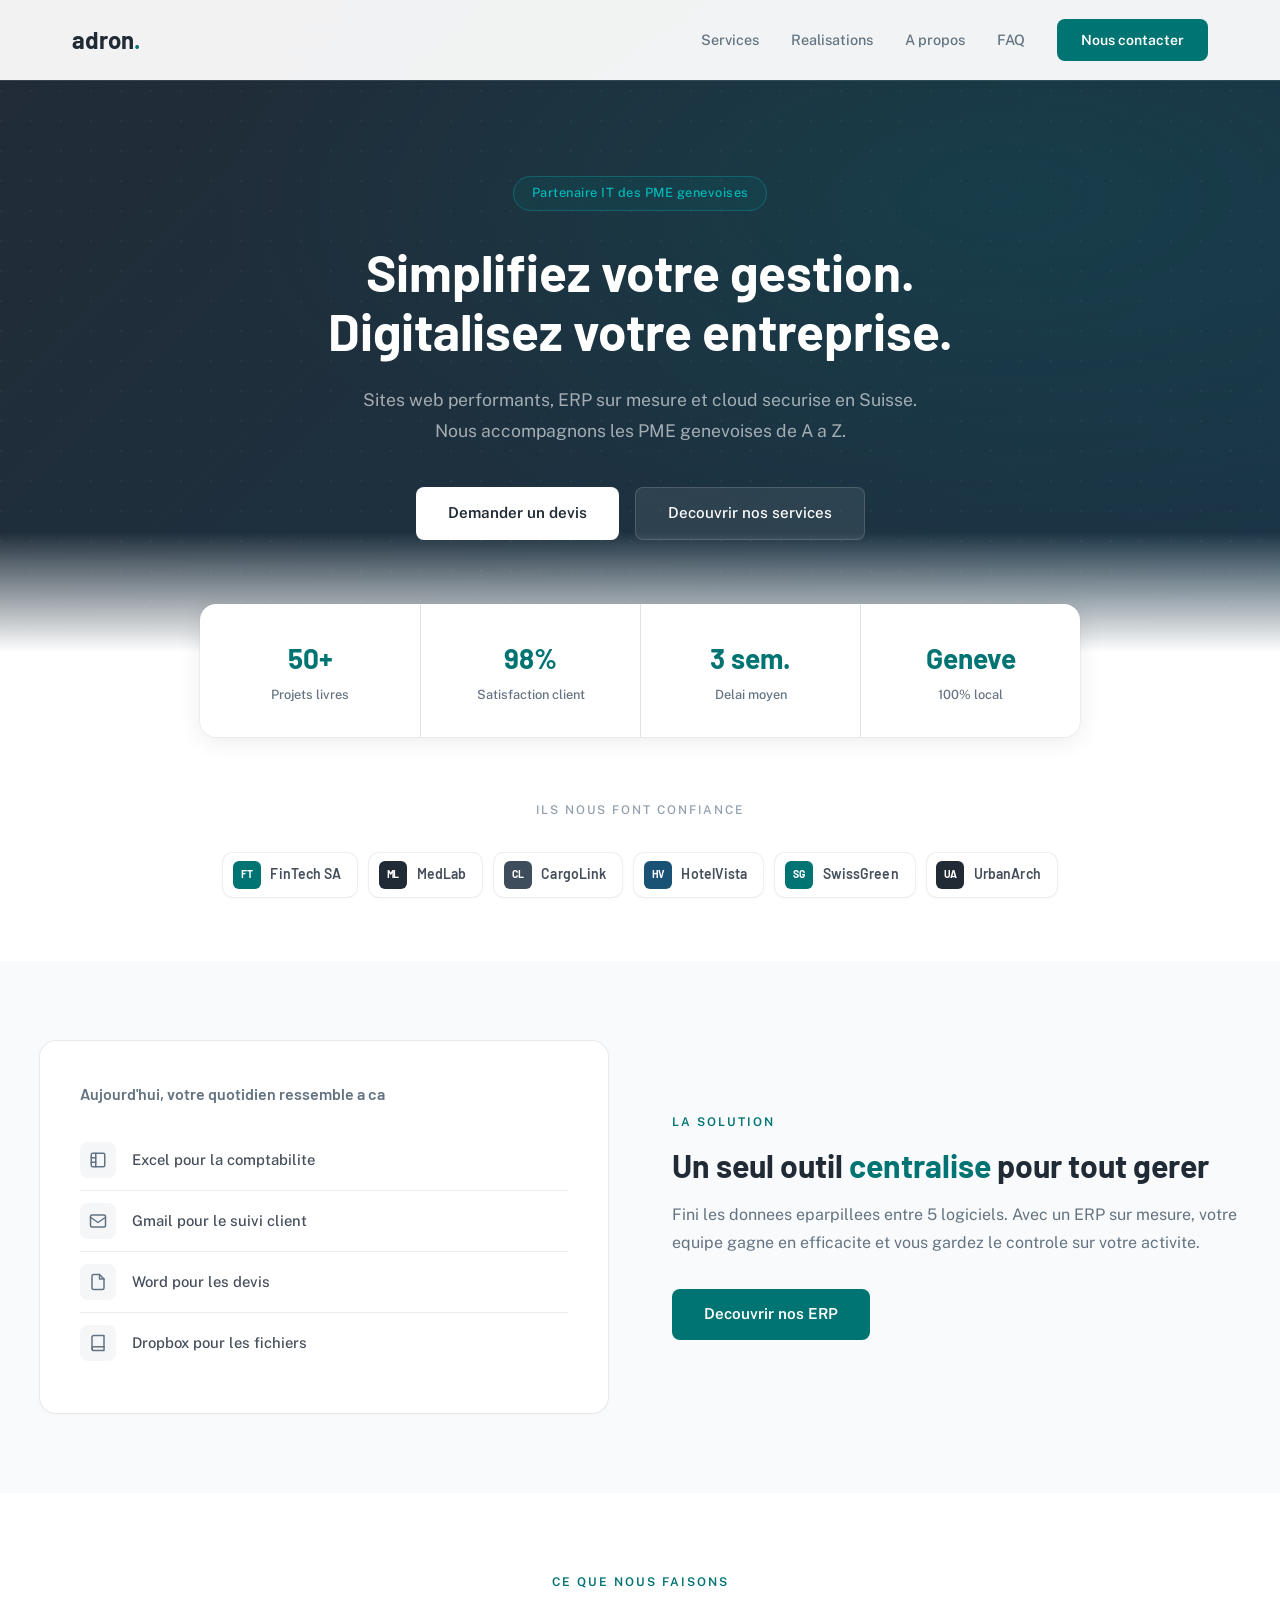
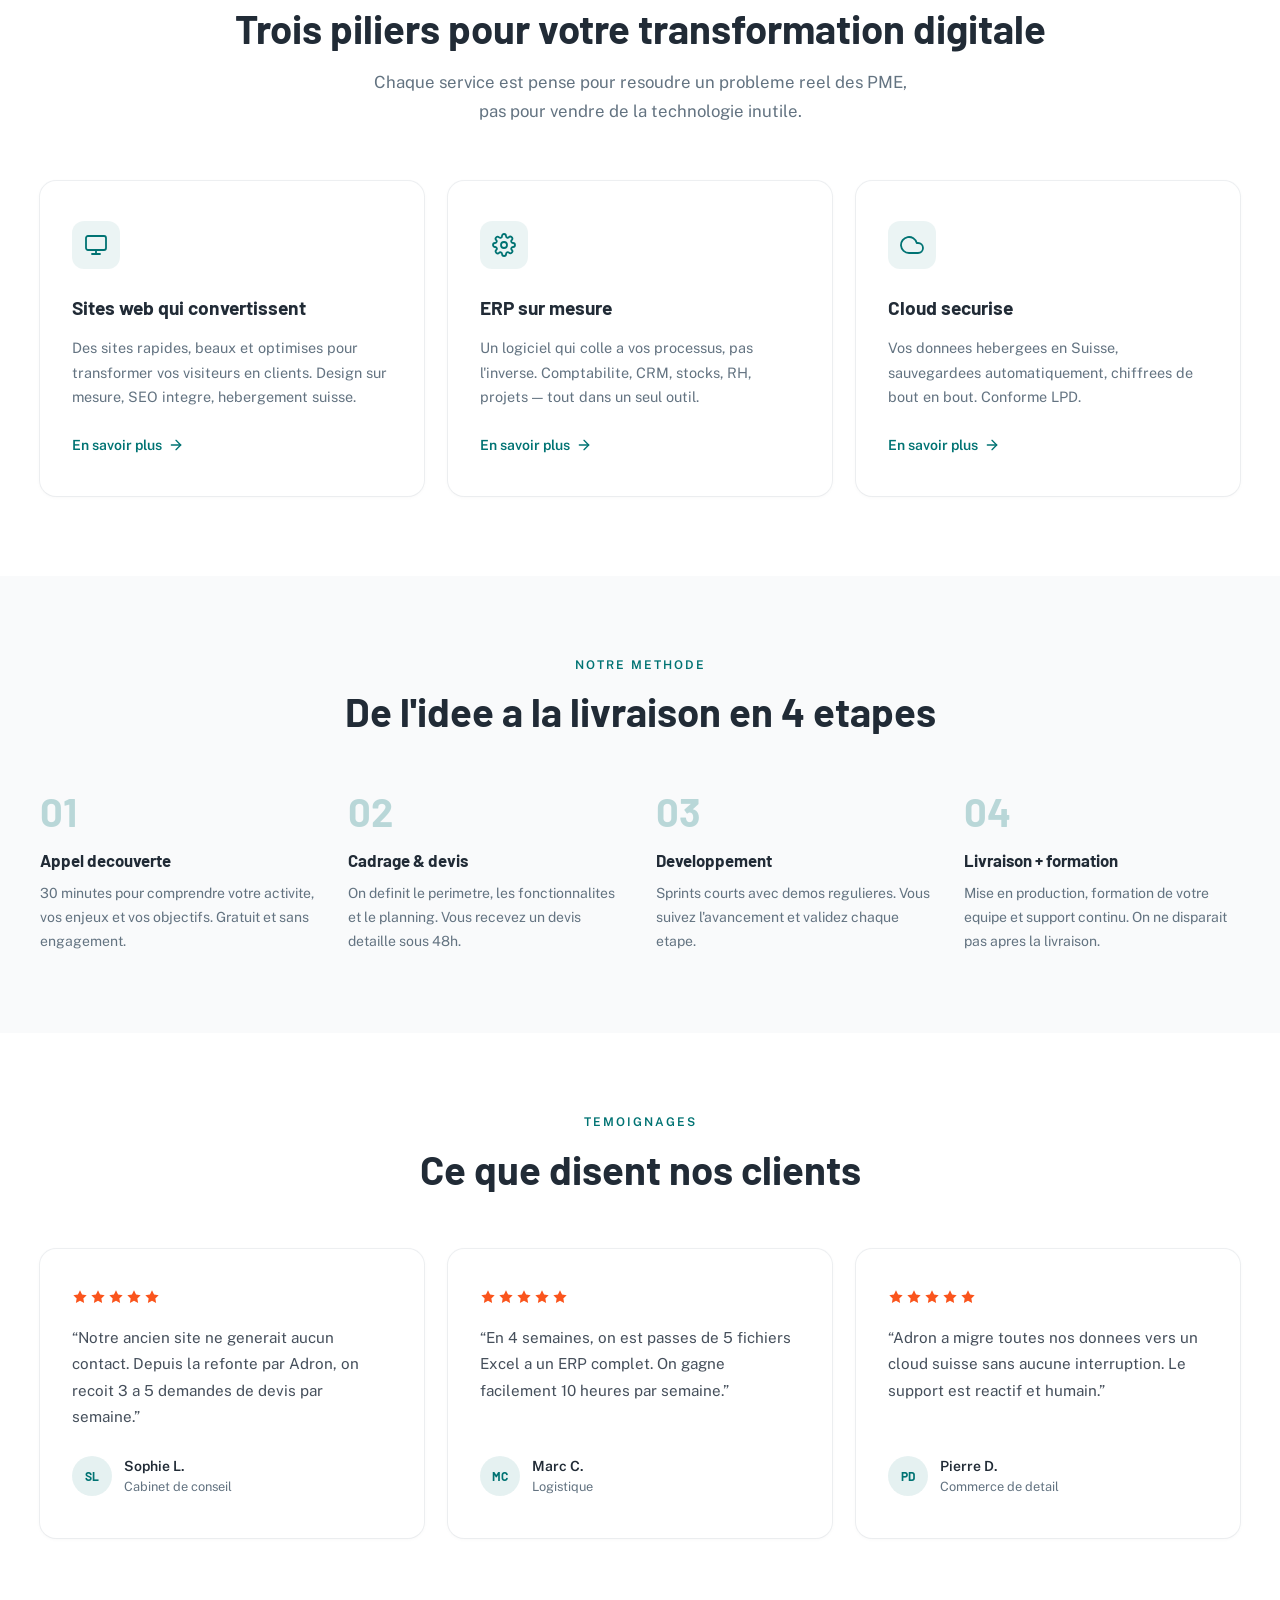
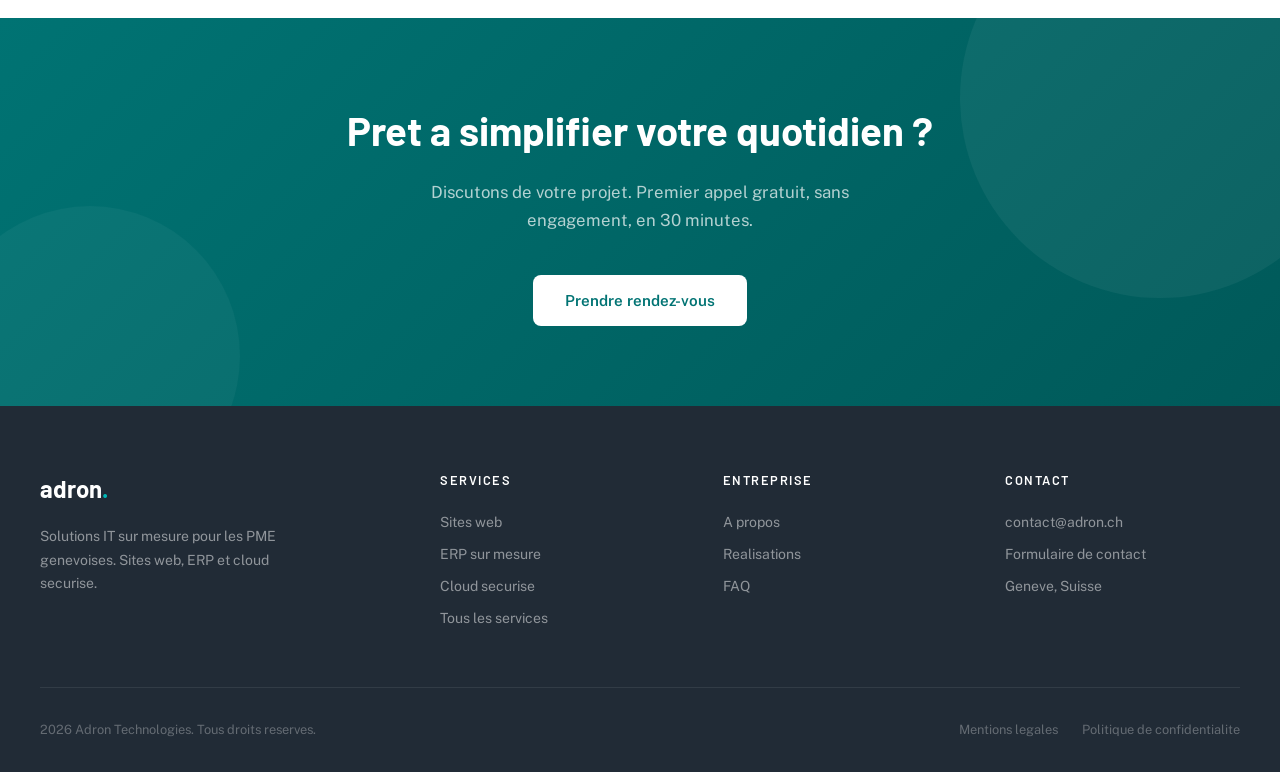
<file: index.html>
<!DOCTYPE html>
<html lang="fr">
<head>
  <meta charset="UTF-8">
  <meta name="viewport" content="width=device-width, initial-scale=1.0">
  <title>Adron Technologies — Digitalisation PME Genevoises</title>
  <meta name="description" content="Sites web performants, ERP sur mesure et cloud securise en Suisse. Nous accompagnons les PME genevoises de A a Z.">
  <link href="https://fonts.googleapis.com/css2?family=Barlow:wght@400;500;600;700&family=Public+Sans:wght@300;400;500;600;700&display=swap" rel="stylesheet">
  <link rel="stylesheet" href="assets/css/variables.css">
  <link rel="stylesheet" href="assets/css/style.css">
  <link rel="stylesheet" href="assets/css/animations.css">
  <style>
    /* index-specific */
    .hero-inner { max-width: 780px; }
    .hero h1 { font-size: clamp(2rem, 5vw, 3.2rem); }

    .stats { padding: 0 2rem; position: relative; z-index: 2; margin-top: -3rem; margin-bottom: 1rem; }
    .stats-grid { max-width: 880px; margin: 0 auto; display: grid; grid-template-columns: repeat(4, 1fr); background: var(--white); border-radius: var(--radius-lg); box-shadow: 0 4px 24px rgba(0,0,0,0.08), 0 0 0 1px rgba(145,158,171,0.1); }
    .stat-item { padding: 2rem 1.5rem; text-align: center; }
    .stat-item + .stat-item { border-left: 1px solid var(--gray-200); }
    .stat-number { font-family: var(--font-display); font-weight: 700; font-size: 1.75rem; color: var(--teal); margin-bottom: 0.25rem; }
    .stat-label { font-size: 0.8rem; color: var(--dark-3); font-weight: 500; }

    .trust { padding: 3rem 2rem 4rem; }
    .trust-inner { max-width: 960px; margin: 0 auto; text-align: center; }
    .trust-label { font-size: 0.75rem; text-transform: uppercase; letter-spacing: 2px; color: var(--gray-400); margin-bottom: 2rem; font-weight: 500; }

    .pain { display: grid; grid-template-columns: 1fr 1fr; gap: 4rem; align-items: center; }
    .pain-before { background: var(--white); border-radius: var(--radius-lg); padding: 2.5rem; box-shadow: var(--card-shadow); }
    .pain-before-title { font-family: var(--font-display); font-weight: 600; font-size: 1rem; color: var(--dark-3); margin-bottom: 1.5rem; }
    .pain-item { display: flex; align-items: center; gap: 1rem; padding: 0.75rem 0; }
    .pain-item + .pain-item { border-top: 1px solid var(--border); }
    .pain-icon { width: 36px; height: 36px; border-radius: 8px; background: var(--gray-100); display: flex; align-items: center; justify-content: center; flex-shrink: 0; }
    .pain-icon svg { width: 18px; height: 18px; stroke: var(--dark-3); fill: none; stroke-width: 2; stroke-linecap: round; stroke-linejoin: round; }
    .pain-item-text { font-size: 0.925rem; color: var(--dark-2); font-weight: 500; }
    .pain-after h3 { font-family: var(--font-display); font-weight: 700; font-size: clamp(1.5rem, 3vw, 2rem); margin-bottom: 1rem; line-height: 1.25; }
    .pain-after h3 em { color: var(--teal); font-style: normal; }
    .pain-after p { color: var(--dark-3); line-height: 1.75; margin-bottom: 2rem; }

    .services-grid { display: grid; grid-template-columns: repeat(3, 1fr); gap: 1.5rem; }
    .service-card { border-radius: var(--radius-lg); padding: 2.5rem 2rem; transition: var(--transition); display: flex; flex-direction: column; background: var(--white); box-shadow: var(--card-shadow); }
    .service-card:hover { box-shadow: var(--card-shadow-hover); transform: translateY(-2px); }
    .service-icon { width: 48px; height: 48px; border-radius: 12px; background: rgba(0,115,115,0.08); display: flex; align-items: center; justify-content: center; margin-bottom: 1.5rem; }
    .service-icon svg { width: 24px; height: 24px; stroke: var(--teal); fill: none; stroke-width: 1.8; stroke-linecap: round; stroke-linejoin: round; }
    .service-card h3 { font-family: var(--font-display); font-weight: 700; font-size: 1.2rem; margin-bottom: 0.75rem; }
    .service-card p { font-size: 0.9rem; color: var(--dark-3); line-height: 1.7; margin-bottom: 1.5rem; flex: 1; }
    .service-link { font-size: 0.875rem; font-weight: 600; color: var(--teal); display: inline-flex; align-items: center; gap: 0.4rem; transition: var(--transition); }
    .service-link:hover { gap: 0.7rem; }
    .arrow-icon { width: 16px; height: 16px; stroke: currentColor; fill: none; stroke-width: 2; stroke-linecap: round; stroke-linejoin: round; }

    .testimonials-grid { display: grid; grid-template-columns: repeat(3, 1fr); gap: 1.5rem; }
    .testimonial-card { border-radius: var(--radius-lg); padding: 2.5rem 2rem; transition: var(--transition); display: flex; flex-direction: column; background: var(--white); box-shadow: var(--card-shadow); }
    .testimonial-card:hover { box-shadow: var(--card-shadow-hover); transform: translateY(-2px); }
    .testimonial-stars { display: flex; gap: 2px; margin-bottom: 1.25rem; }
    .testimonial-text { font-size: 0.95rem; color: var(--dark-2); line-height: 1.75; flex: 1; margin-bottom: 1.5rem; }
    .testimonial-text::before { content: '\201C'; }
    .testimonial-text::after { content: '\201D'; }
    .testimonial-author { display: flex; align-items: center; gap: 0.75rem; }
    .testimonial-avatar { width: 40px; height: 40px; border-radius: 50%; background: rgba(0,115,115,0.1); display: flex; align-items: center; justify-content: center; font-family: var(--font-display); font-weight: 700; font-size: 0.75rem; color: var(--teal); flex-shrink: 0; }
    .testimonial-name { font-weight: 600; font-size: 0.875rem; }
    .testimonial-role { font-size: 0.8rem; color: var(--dark-3); }

    @media (max-width: 968px) {
      .services-grid, .testimonials-grid { grid-template-columns: 1fr; max-width: 480px; margin-left: auto; margin-right: auto; }
      .pain { grid-template-columns: 1fr; gap: 2.5rem; }
      .stats-grid { grid-template-columns: repeat(2, 1fr); }
      .stat-item:nth-child(odd) { border-left: none; }
      .stat-item:nth-child(3), .stat-item:nth-child(4) { border-top: 1px solid var(--gray-200); }
    }
    @media (max-width: 600px) {
      .stats-grid { grid-template-columns: repeat(2, 1fr); }
    }
  </style>
</head>
<body>

  <!-- NAV -->
  <nav class="nav">
    <div class="nav-inner">
      <a href="index.html" class="nav-logo">adron<span>.</span></a>
      <div class="nav-links">
        <a href="services.html">Services</a>
        <a href="realisations.html">Realisations</a>
        <a href="apropos.html">A propos</a>
        <a href="faq.html">FAQ</a>
        <a href="contact.html" class="nav-cta">Nous contacter</a>
      </div>
      <button class="nav-mobile-toggle" aria-label="Menu" aria-expanded="false">
        <span></span><span></span><span></span>
      </button>
    </div>
  </nav>
  <div class="nav-mobile-menu">
    <a href="services.html">Services</a>
    <a href="realisations.html">Realisations</a>
    <a href="apropos.html">A propos</a>
    <a href="faq.html">FAQ</a>
    <a href="contact.html" class="nav-cta">Nous contacter</a>
  </div>

  <!-- HERO -->
  <section class="hero">
    <div class="hero-decoration" aria-hidden="true"></div>
    <div class="hero-inner">
      <div class="hero-badge">Partenaire IT des PME genevoises</div>
      <h1>Simplifiez votre gestion.<br>Digitalisez votre entreprise.</h1>
      <p>Sites web performants, ERP sur mesure et cloud securise en Suisse. Nous accompagnons les PME genevoises de A a Z.</p>
      <div class="hero-actions">
        <a href="contact.html" class="btn-hero-primary">Demander un devis</a>
        <a href="services.html" class="btn-ghost">Decouvrir nos services</a>
      </div>
    </div>
  </section>

  <!-- STATS -->
  <section class="stats">
    <div class="stats-grid" data-anim>
      <div class="stat-item">
        <div class="stat-number">50+</div>
        <div class="stat-label">Projets livres</div>
      </div>
      <div class="stat-item">
        <div class="stat-number">98%</div>
        <div class="stat-label">Satisfaction client</div>
      </div>
      <div class="stat-item">
        <div class="stat-number">3 sem.</div>
        <div class="stat-label">Delai moyen</div>
      </div>
      <div class="stat-item">
        <div class="stat-number">Geneve</div>
        <div class="stat-label">100% local</div>
      </div>
    </div>
  </section>

  <!-- TRUST BAR -->
  <section class="trust">
    <div class="trust-inner">
      <div class="trust-label" data-anim>Ils nous font confiance</div>
      <div class="trust-logos" data-anim data-anim-delay="1">
        <div class="trust-logo"><div class="trust-logo-icon tl-teal">FT</div><span>FinTech SA</span></div>
        <div class="trust-logo"><div class="trust-logo-icon tl-dark">ML</div><span>MedLab</span></div>
        <div class="trust-logo"><div class="trust-logo-icon tl-slate">CL</div><span>CargoLink</span></div>
        <div class="trust-logo"><div class="trust-logo-icon tl-ocean">HV</div><span>HotelVista</span></div>
        <div class="trust-logo"><div class="trust-logo-icon tl-teal">SG</div><span>SwissGreen</span></div>
        <div class="trust-logo"><div class="trust-logo-icon tl-dark">UA</div><span>UrbanArch</span></div>
      </div>
    </div>
  </section>

  <!-- PAIN POINTS -->
  <section class="section section-gray">
    <div class="section-inner">
      <div class="pain">
        <div class="pain-before" data-anim>
          <div class="pain-before-title">Aujourd'hui, votre quotidien ressemble a ca</div>
          <div class="pain-item">
            <div class="pain-icon"><svg viewBox="0 0 24 24"><rect x="3" y="3" width="18" height="18" rx="2"/><path d="M9 3v18"/><path d="M3 9h6"/><path d="M3 15h6"/></svg></div>
            <div class="pain-item-text">Excel pour la comptabilite</div>
          </div>
          <div class="pain-item">
            <div class="pain-icon"><svg viewBox="0 0 24 24"><rect x="2" y="4" width="20" height="16" rx="2"/><path d="M22 7l-10 7L2 7"/></svg></div>
            <div class="pain-item-text">Gmail pour le suivi client</div>
          </div>
          <div class="pain-item">
            <div class="pain-icon"><svg viewBox="0 0 24 24"><path d="M14 2H6a2 2 0 00-2 2v16a2 2 0 002 2h12a2 2 0 002-2V8z"/><polyline points="14 2 14 8 20 8"/></svg></div>
            <div class="pain-item-text">Word pour les devis</div>
          </div>
          <div class="pain-item">
            <div class="pain-icon"><svg viewBox="0 0 24 24"><path d="M4 19.5A2.5 2.5 0 016.5 17H20"/><path d="M6.5 2H20v20H6.5A2.5 2.5 0 014 19.5v-15A2.5 2.5 0 016.5 2z"/></svg></div>
            <div class="pain-item-text">Dropbox pour les fichiers</div>
          </div>
        </div>
        <div class="pain-after" data-anim data-anim-delay="2">
          <div class="section-label">La solution</div>
          <h3>Un seul outil <em>centralise</em> pour tout gerer</h3>
          <p>Fini les donnees eparpillees entre 5 logiciels. Avec un ERP sur mesure, votre equipe gagne en efficacite et vous gardez le controle sur votre activite.</p>
          <a href="erp.html" class="btn-teal">Decouvrir nos ERP</a>
        </div>
      </div>
    </div>
  </section>

  <!-- SERVICES -->
  <section class="section">
    <div class="section-inner">
      <div class="section-header section-header-center" data-anim>
        <div class="section-label">Ce que nous faisons</div>
        <h2 class="section-title">Trois piliers pour votre transformation digitale</h2>
        <p class="section-subtitle">Chaque service est pense pour resoudre un probleme reel des PME, pas pour vendre de la technologie inutile.</p>
      </div>
      <div class="services-grid">
        <div class="service-card" data-anim data-anim-delay="1">
          <div class="service-icon">
            <svg viewBox="0 0 24 24"><rect x="2" y="3" width="20" height="14" rx="2"/><line x1="8" y1="21" x2="16" y2="21"/><line x1="12" y1="17" x2="12" y2="21"/></svg>
          </div>
          <h3>Sites web qui convertissent</h3>
          <p>Des sites rapides, beaux et optimises pour transformer vos visiteurs en clients. Design sur mesure, SEO integre, hebergement suisse.</p>
          <a href="web.html" class="service-link">En savoir plus <svg class="arrow-icon" viewBox="0 0 24 24"><line x1="5" y1="12" x2="19" y2="12"/><polyline points="12 5 19 12 12 19"/></svg></a>
        </div>
        <div class="service-card" data-anim data-anim-delay="2">
          <div class="service-icon">
            <svg viewBox="0 0 24 24"><circle cx="12" cy="12" r="3"/><path d="M19.4 15a1.65 1.65 0 00.33 1.82l.06.06a2 2 0 01-2.83 2.83l-.06-.06a1.65 1.65 0 00-1.82-.33 1.65 1.65 0 00-1 1.51V21a2 2 0 01-4 0v-.09A1.65 1.65 0 009 19.4a1.65 1.65 0 00-1.82.33l-.06.06a2 2 0 01-2.83-2.83l.06-.06A1.65 1.65 0 004.68 15a1.65 1.65 0 00-1.51-1H3a2 2 0 010-4h.09A1.65 1.65 0 004.6 9a1.65 1.65 0 00-.33-1.82l-.06-.06a2 2 0 012.83-2.83l.06.06A1.65 1.65 0 009 4.68a1.65 1.65 0 001-1.51V3a2 2 0 014 0v.09a1.65 1.65 0 001 1.51 1.65 1.65 0 001.82-.33l.06-.06a2 2 0 012.83 2.83l-.06.06A1.65 1.65 0 0019.4 9a1.65 1.65 0 001.51 1H21a2 2 0 010 4h-.09a1.65 1.65 0 00-1.51 1z"/></svg>
          </div>
          <h3>ERP sur mesure</h3>
          <p>Un logiciel qui colle a vos processus, pas l'inverse. Comptabilite, CRM, stocks, RH, projets — tout dans un seul outil.</p>
          <a href="erp.html" class="service-link">En savoir plus <svg class="arrow-icon" viewBox="0 0 24 24"><line x1="5" y1="12" x2="19" y2="12"/><polyline points="12 5 19 12 12 19"/></svg></a>
        </div>
        <div class="service-card" data-anim data-anim-delay="3">
          <div class="service-icon">
            <svg viewBox="0 0 24 24"><path d="M18 10h-1.26A8 8 0 109 20h9a5 5 0 000-10z"/></svg>
          </div>
          <h3>Cloud securise</h3>
          <p>Vos donnees hebergees en Suisse, sauvegardees automatiquement, chiffrees de bout en bout. Conforme LPD.</p>
          <a href="cloud.html" class="service-link">En savoir plus <svg class="arrow-icon" viewBox="0 0 24 24"><line x1="5" y1="12" x2="19" y2="12"/><polyline points="12 5 19 12 12 19"/></svg></a>
        </div>
      </div>
    </div>
  </section>

  <!-- PROCESS -->
  <section class="section section-gray">
    <div class="section-inner">
      <div class="section-header section-header-center" data-anim>
        <div class="section-label">Notre methode</div>
        <h2 class="section-title">De l'idee a la livraison en 4 etapes</h2>
      </div>
      <div class="process-grid">
        <div class="process-step" data-anim data-anim-delay="1">
          <h4>Appel decouverte</h4>
          <p>30 minutes pour comprendre votre activite, vos enjeux et vos objectifs. Gratuit et sans engagement.</p>
        </div>
        <div class="process-step" data-anim data-anim-delay="2">
          <h4>Cadrage & devis</h4>
          <p>On definit le perimetre, les fonctionnalites et le planning. Vous recevez un devis detaille sous 48h.</p>
        </div>
        <div class="process-step" data-anim data-anim-delay="3">
          <h4>Developpement</h4>
          <p>Sprints courts avec demos regulieres. Vous suivez l'avancement et validez chaque etape.</p>
        </div>
        <div class="process-step" data-anim data-anim-delay="4">
          <h4>Livraison + formation</h4>
          <p>Mise en production, formation de votre equipe et support continu. On ne disparait pas apres la livraison.</p>
        </div>
      </div>
    </div>
  </section>

  <!-- TESTIMONIALS -->
  <section class="section">
    <div class="section-inner">
      <div class="section-header section-header-center" data-anim>
        <div class="section-label">Temoignages</div>
        <h2 class="section-title">Ce que disent nos clients</h2>
      </div>
      <div class="testimonials-grid">
        <div class="testimonial-card" data-anim data-anim-delay="1">
          <div class="testimonial-stars">
            <svg class="star-svg" viewBox="0 0 24 24"><polygon points="12 2 15.09 8.26 22 9.27 17 14.14 18.18 21.02 12 17.77 5.82 21.02 7 14.14 2 9.27 8.91 8.26 12 2"/></svg>
            <svg class="star-svg" viewBox="0 0 24 24"><polygon points="12 2 15.09 8.26 22 9.27 17 14.14 18.18 21.02 12 17.77 5.82 21.02 7 14.14 2 9.27 8.91 8.26 12 2"/></svg>
            <svg class="star-svg" viewBox="0 0 24 24"><polygon points="12 2 15.09 8.26 22 9.27 17 14.14 18.18 21.02 12 17.77 5.82 21.02 7 14.14 2 9.27 8.91 8.26 12 2"/></svg>
            <svg class="star-svg" viewBox="0 0 24 24"><polygon points="12 2 15.09 8.26 22 9.27 17 14.14 18.18 21.02 12 17.77 5.82 21.02 7 14.14 2 9.27 8.91 8.26 12 2"/></svg>
            <svg class="star-svg" viewBox="0 0 24 24"><polygon points="12 2 15.09 8.26 22 9.27 17 14.14 18.18 21.02 12 17.77 5.82 21.02 7 14.14 2 9.27 8.91 8.26 12 2"/></svg>
          </div>
          <p class="testimonial-text">Notre ancien site ne generait aucun contact. Depuis la refonte par Adron, on recoit 3 a 5 demandes de devis par semaine.</p>
          <div class="testimonial-author">
            <div class="testimonial-avatar">SL</div>
            <div>
              <div class="testimonial-name">Sophie L.</div>
              <div class="testimonial-role">Cabinet de conseil</div>
            </div>
          </div>
        </div>
        <div class="testimonial-card" data-anim data-anim-delay="2">
          <div class="testimonial-stars">
            <svg class="star-svg" viewBox="0 0 24 24"><polygon points="12 2 15.09 8.26 22 9.27 17 14.14 18.18 21.02 12 17.77 5.82 21.02 7 14.14 2 9.27 8.91 8.26 12 2"/></svg>
            <svg class="star-svg" viewBox="0 0 24 24"><polygon points="12 2 15.09 8.26 22 9.27 17 14.14 18.18 21.02 12 17.77 5.82 21.02 7 14.14 2 9.27 8.91 8.26 12 2"/></svg>
            <svg class="star-svg" viewBox="0 0 24 24"><polygon points="12 2 15.09 8.26 22 9.27 17 14.14 18.18 21.02 12 17.77 5.82 21.02 7 14.14 2 9.27 8.91 8.26 12 2"/></svg>
            <svg class="star-svg" viewBox="0 0 24 24"><polygon points="12 2 15.09 8.26 22 9.27 17 14.14 18.18 21.02 12 17.77 5.82 21.02 7 14.14 2 9.27 8.91 8.26 12 2"/></svg>
            <svg class="star-svg" viewBox="0 0 24 24"><polygon points="12 2 15.09 8.26 22 9.27 17 14.14 18.18 21.02 12 17.77 5.82 21.02 7 14.14 2 9.27 8.91 8.26 12 2"/></svg>
          </div>
          <p class="testimonial-text">En 4 semaines, on est passes de 5 fichiers Excel a un ERP complet. On gagne facilement 10 heures par semaine.</p>
          <div class="testimonial-author">
            <div class="testimonial-avatar">MC</div>
            <div>
              <div class="testimonial-name">Marc C.</div>
              <div class="testimonial-role">Logistique</div>
            </div>
          </div>
        </div>
        <div class="testimonial-card" data-anim data-anim-delay="3">
          <div class="testimonial-stars">
            <svg class="star-svg" viewBox="0 0 24 24"><polygon points="12 2 15.09 8.26 22 9.27 17 14.14 18.18 21.02 12 17.77 5.82 21.02 7 14.14 2 9.27 8.91 8.26 12 2"/></svg>
            <svg class="star-svg" viewBox="0 0 24 24"><polygon points="12 2 15.09 8.26 22 9.27 17 14.14 18.18 21.02 12 17.77 5.82 21.02 7 14.14 2 9.27 8.91 8.26 12 2"/></svg>
            <svg class="star-svg" viewBox="0 0 24 24"><polygon points="12 2 15.09 8.26 22 9.27 17 14.14 18.18 21.02 12 17.77 5.82 21.02 7 14.14 2 9.27 8.91 8.26 12 2"/></svg>
            <svg class="star-svg" viewBox="0 0 24 24"><polygon points="12 2 15.09 8.26 22 9.27 17 14.14 18.18 21.02 12 17.77 5.82 21.02 7 14.14 2 9.27 8.91 8.26 12 2"/></svg>
            <svg class="star-svg" viewBox="0 0 24 24"><polygon points="12 2 15.09 8.26 22 9.27 17 14.14 18.18 21.02 12 17.77 5.82 21.02 7 14.14 2 9.27 8.91 8.26 12 2"/></svg>
          </div>
          <p class="testimonial-text">Adron a migre toutes nos donnees vers un cloud suisse sans aucune interruption. Le support est reactif et humain.</p>
          <div class="testimonial-author">
            <div class="testimonial-avatar">PD</div>
            <div>
              <div class="testimonial-name">Pierre D.</div>
              <div class="testimonial-role">Commerce de detail</div>
            </div>
          </div>
        </div>
      </div>
    </div>
  </section>

  <!-- CTA -->
  <section class="cta-section">
    <div class="cta-inner" data-anim>
      <h2>Pret a simplifier votre quotidien ?</h2>
      <p>Discutons de votre projet. Premier appel gratuit, sans engagement, en 30 minutes.</p>
      <a href="contact.html" class="btn-white">Prendre rendez-vous</a>
    </div>
  </section>

  <!-- FOOTER -->
  <footer class="footer">
    <div class="footer-inner">
      <div class="footer-grid">
        <div>
          <div class="footer-brand">adron<span>.</span></div>
          <p class="footer-desc">Solutions IT sur mesure pour les PME genevoises. Sites web, ERP et cloud securise.</p>
        </div>
        <div class="footer-col">
          <h4>Services</h4>
          <a href="web.html">Sites web</a>
          <a href="erp.html">ERP sur mesure</a>
          <a href="cloud.html">Cloud securise</a>
          <a href="services.html">Tous les services</a>
        </div>
        <div class="footer-col">
          <h4>Entreprise</h4>
          <a href="apropos.html">A propos</a>
          <a href="realisations.html">Realisations</a>
          <a href="faq.html">FAQ</a>
        </div>
        <div class="footer-col">
          <h4>Contact</h4>
          <a href="mailto:contact@adron.ch">contact@adron.ch</a>
          <a href="contact.html">Formulaire de contact</a>
          <a>Geneve, Suisse</a>
        </div>
      </div>
      <div class="footer-bottom">
        <div class="footer-copy">2026 Adron Technologies. Tous droits reserves.</div>
        <div class="footer-legal">
          <a href="#">Mentions legales</a>
          <a href="#">Politique de confidentialite</a>
        </div>
      </div>
    </div>
  </footer>

  <script src="assets/js/animations.js" defer></script>
</body>
</html>
</file>
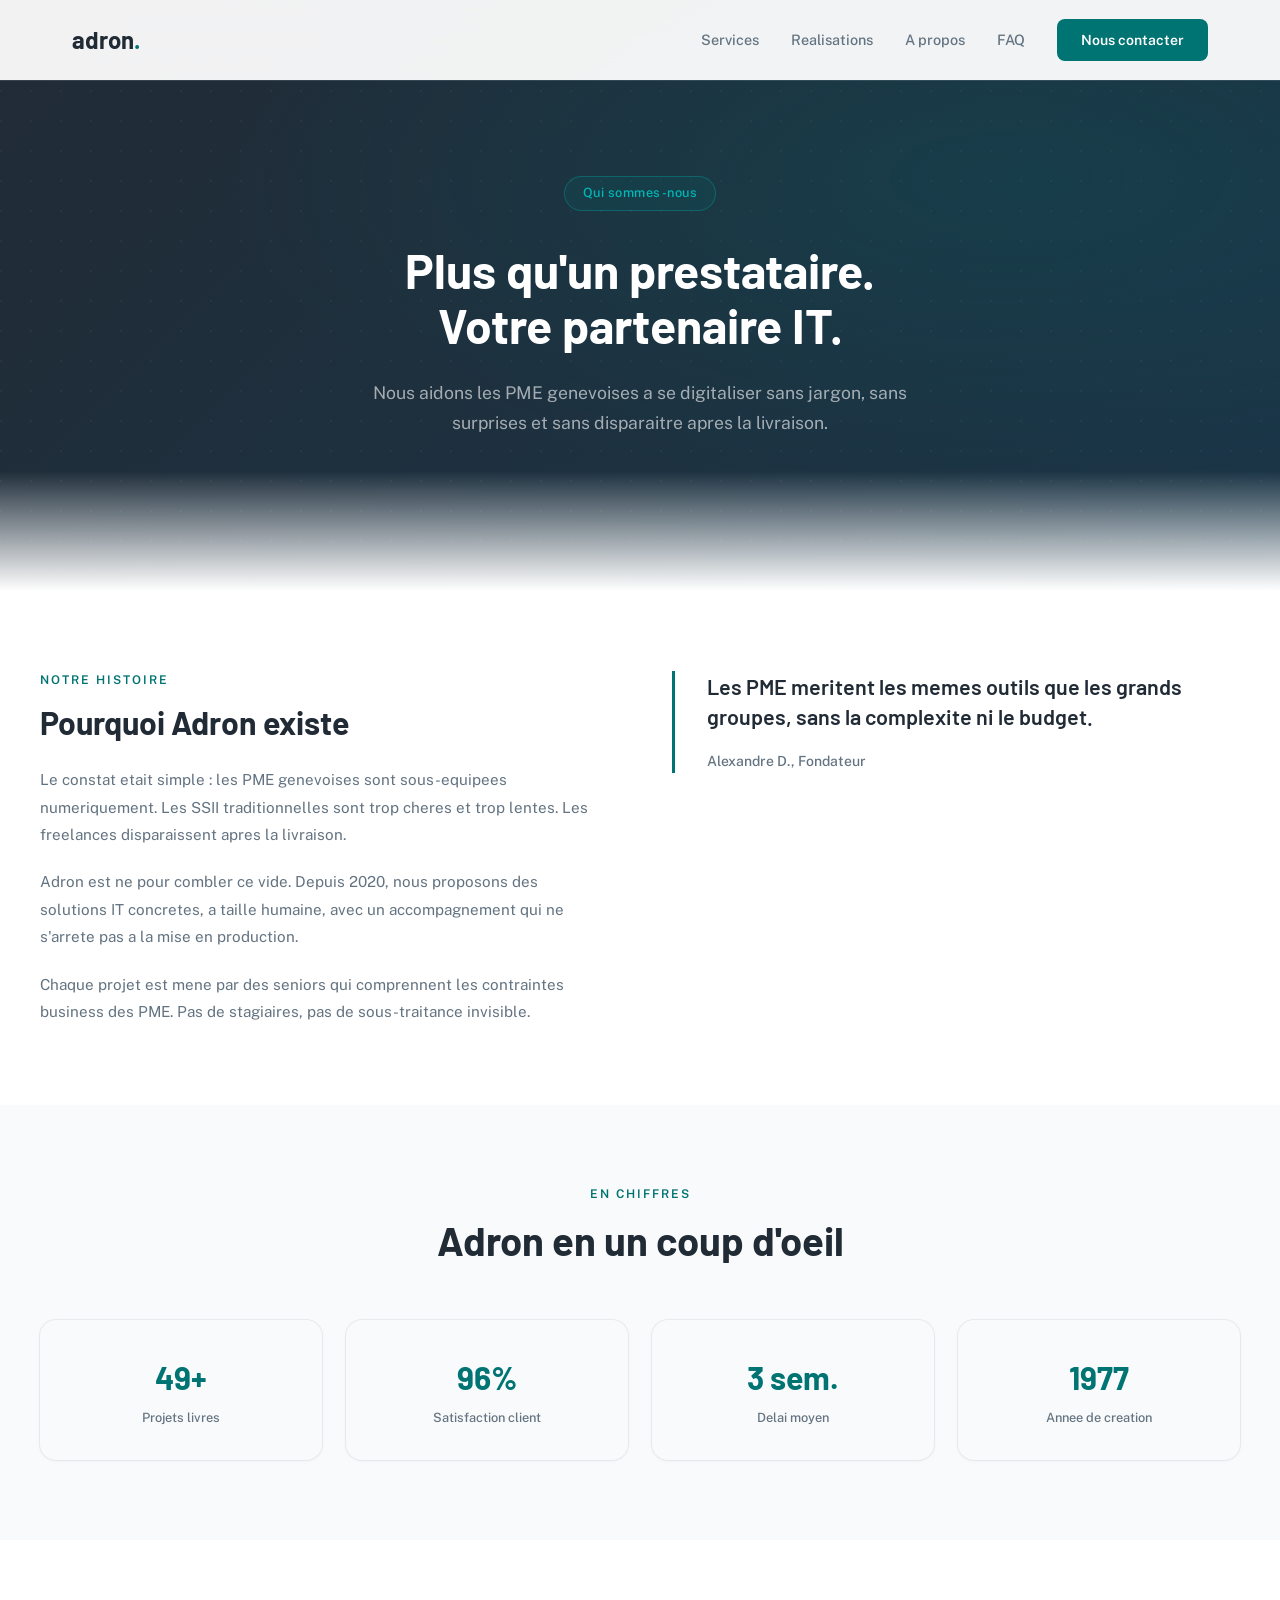
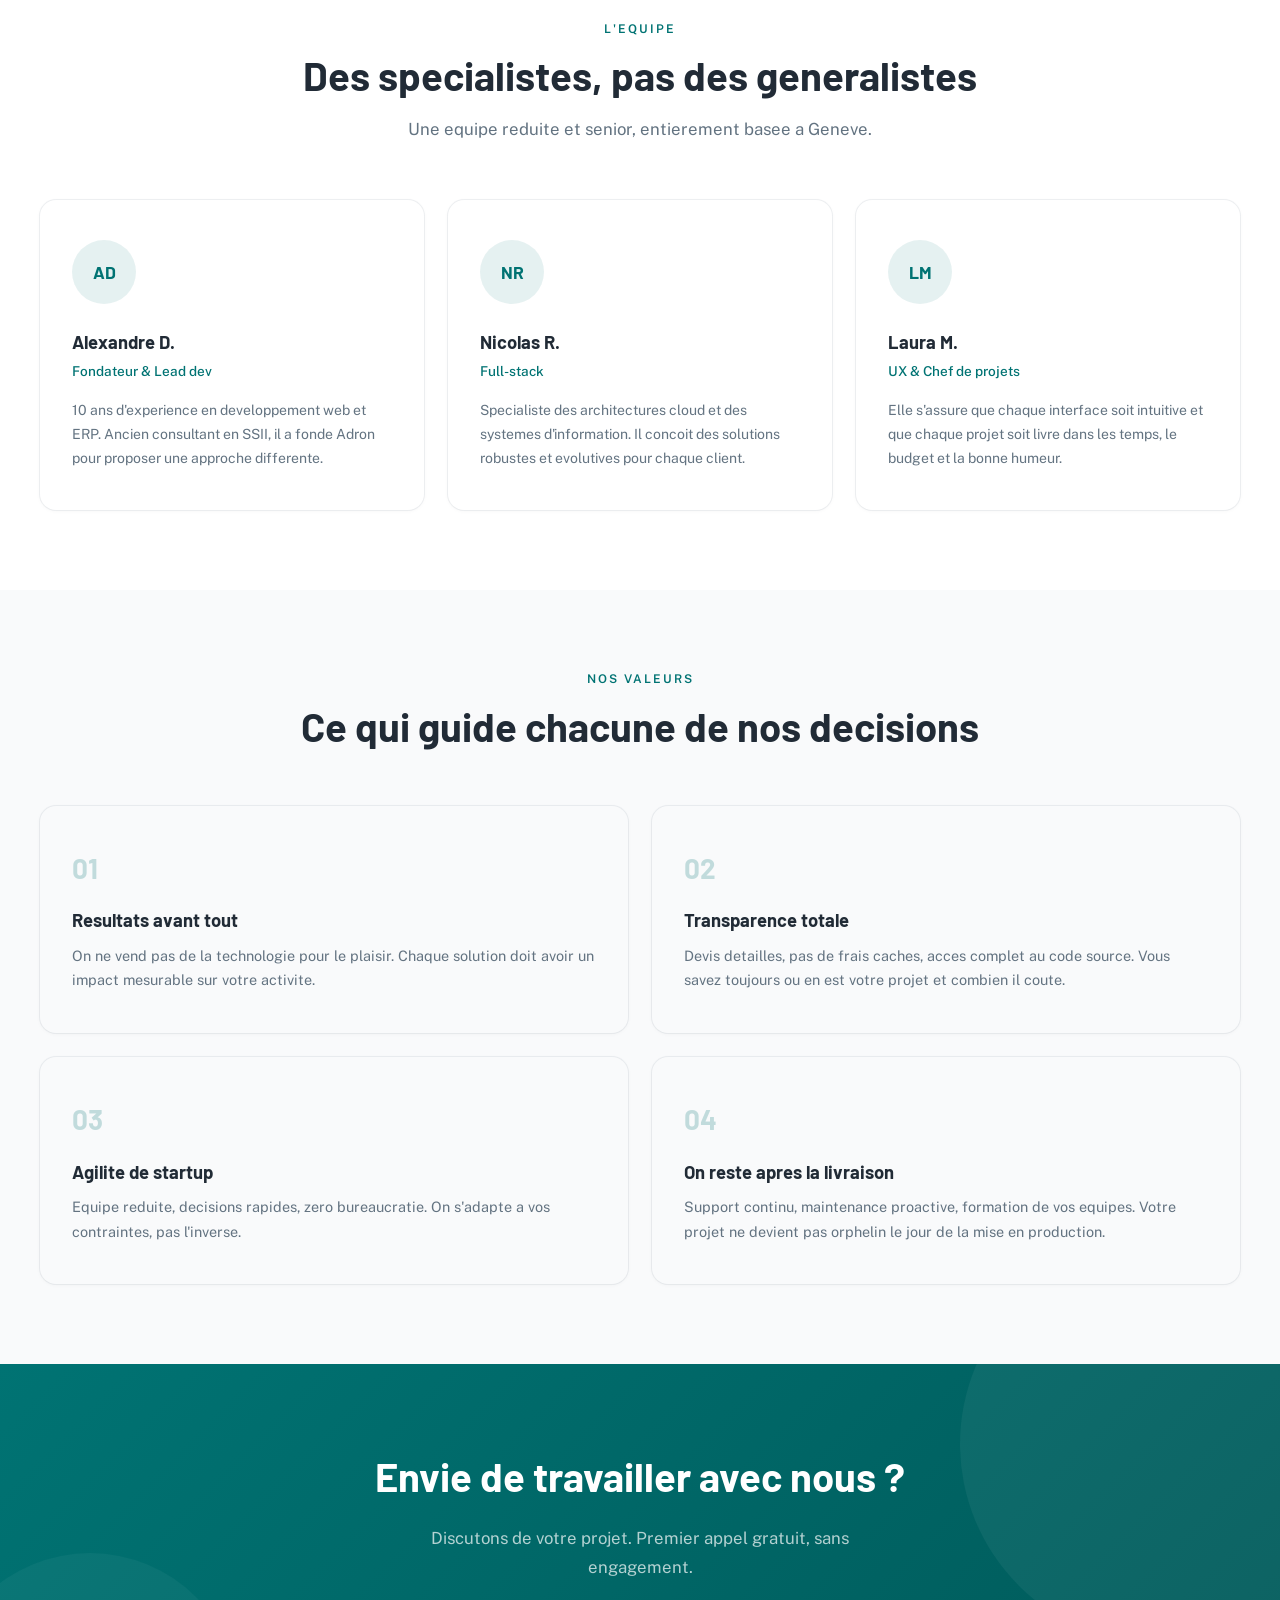
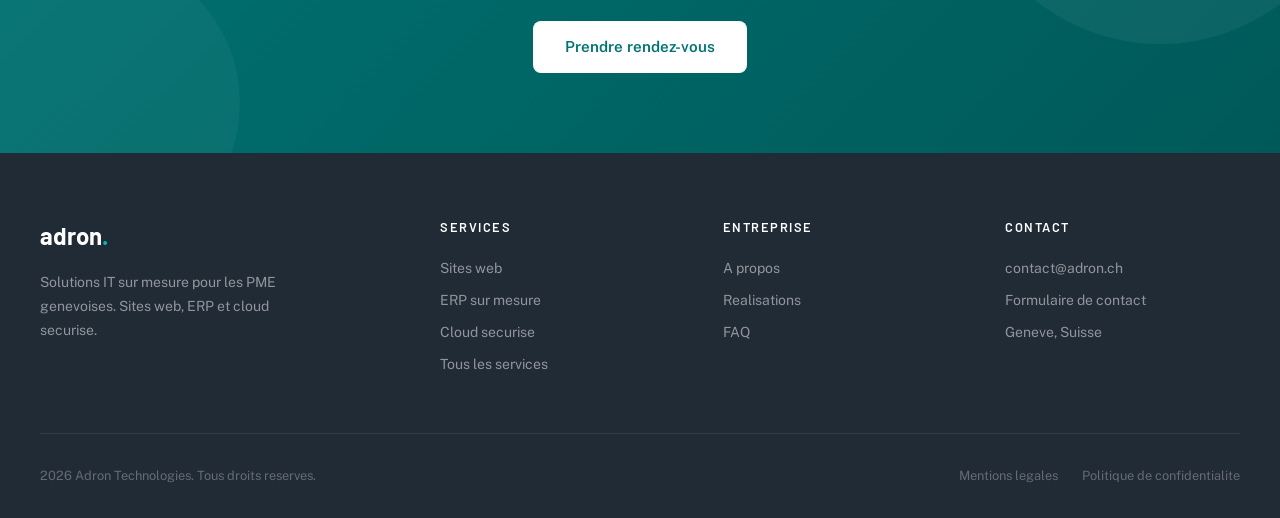
<file: apropos.html>
<!DOCTYPE html>
<html lang="fr">
<head>
  <meta charset="UTF-8">
  <meta name="viewport" content="width=device-width, initial-scale=1.0">
  <title>A propos — Adron Technologies</title>
  <meta name="description" content="Decouvrez l'equipe et les valeurs d'Adron Technologies, partenaire IT des PME genevoises.">
  <link href="https://fonts.googleapis.com/css2?family=Barlow:wght@400;500;600;700&family=Public+Sans:wght@300;400;500;600;700&display=swap" rel="stylesheet">
  <link rel="stylesheet" href="assets/css/variables.css">
  <link rel="stylesheet" href="assets/css/style.css">
  <link rel="stylesheet" href="assets/css/animations.css">
  <style>
    /* STORY */
    .story { display: grid; grid-template-columns: 1fr 1fr; gap: 4rem; align-items: start; }
    .story-content h2 { font-family: var(--font-display); font-weight: 700; font-size: clamp(1.5rem, 3vw, 2rem); line-height: 1.25; margin-bottom: 1.5rem; }
    .story-content p { color: var(--dark-3); line-height: 1.8; margin-bottom: 1.25rem; font-size: 0.95rem; }
    .story-content p:last-child { margin-bottom: 0; }
    .story-aside { border-left: 3px solid var(--teal); padding-left: 2rem; }
    .story-aside blockquote { font-family: var(--font-display); font-weight: 600; font-size: 1.35rem; line-height: 1.4; color: var(--dark); margin-bottom: 1rem; }
    .story-aside cite { font-size: 0.875rem; color: var(--dark-3); font-style: normal; font-weight: 500; }

    /* STATS */
    .stats-grid { display: grid; grid-template-columns: repeat(4, 1fr); gap: 1.5rem; }
    .stat-card { border-radius: var(--radius-lg); padding: 2rem 1.5rem; text-align: center; transition: var(--transition); box-shadow: var(--card-shadow); }
    .stat-card:hover { box-shadow: var(--card-shadow-hover); transform: translateY(-2px); }
    .stat-number { font-family: var(--font-display); font-weight: 700; font-size: 2rem; color: var(--teal); margin-bottom: 0.25rem; }
    .stat-label { font-size: 0.8rem; color: var(--dark-3); font-weight: 500; }

    /* TEAM */
    .team-grid { display: grid; grid-template-columns: repeat(3, 1fr); gap: 1.5rem; }
    .team-card { border-radius: var(--radius-lg); padding: 2.5rem 2rem; transition: var(--transition); box-shadow: var(--card-shadow); }
    .team-card:hover { box-shadow: var(--card-shadow-hover); transform: translateY(-2px); }
    .team-avatar { width: 64px; height: 64px; border-radius: 50%; background: rgba(0,115,115,0.1); display: flex; align-items: center; justify-content: center; font-family: var(--font-display); font-weight: 700; font-size: 1.1rem; color: var(--teal); margin-bottom: 1.5rem; }
    .team-card h3 { font-family: var(--font-display); font-weight: 700; font-size: 1.15rem; margin-bottom: 0.25rem; }
    .team-role { font-size: 0.85rem; color: var(--teal); font-weight: 500; margin-bottom: 1rem; }
    .team-card p { font-size: 0.875rem; color: var(--dark-3); line-height: 1.7; }

    /* VALUES */
    .values-grid { display: grid; grid-template-columns: 1fr 1fr; gap: 1.5rem; }
    .value-card { border-radius: var(--radius-lg); padding: 2.5rem 2rem; transition: var(--transition); box-shadow: var(--card-shadow); }
    .value-card:hover { box-shadow: var(--card-shadow-hover); transform: translateY(-2px); }
    .value-number { font-family: var(--font-display); font-weight: 700; font-size: 1.75rem; color: var(--teal); opacity: 0.22; margin-bottom: 1rem; }
    .value-card h3 { font-family: var(--font-display); font-weight: 700; font-size: 1.15rem; margin-bottom: 0.5rem; }
    .value-card p { font-size: 0.9rem; color: var(--dark-3); line-height: 1.7; }

    @media (max-width: 968px) {
      .story { grid-template-columns: 1fr; gap: 2rem; }
      .stats-grid { grid-template-columns: repeat(2, 1fr); }
      .team-grid { grid-template-columns: 1fr; max-width: 480px; margin: 0 auto; }
      .values-grid { grid-template-columns: 1fr; }
    }
    @media (max-width: 600px) {
      .stats-grid { grid-template-columns: repeat(2, 1fr); }
    }
  </style>
</head>
<body>

  <nav class="nav">
    <div class="nav-inner">
      <a href="index.html" class="nav-logo">adron<span>.</span></a>
      <div class="nav-links">
        <a href="services.html">Services</a>
        <a href="realisations.html">Realisations</a>
        <a href="apropos.html">A propos</a>
        <a href="faq.html">FAQ</a>
        <a href="contact.html" class="nav-cta">Nous contacter</a>
      </div>
      <button class="nav-mobile-toggle" aria-label="Menu" aria-expanded="false"><span></span><span></span><span></span></button>
    </div>
  </nav>
  <div class="nav-mobile-menu">
    <a href="services.html">Services</a>
    <a href="realisations.html">Realisations</a>
    <a href="apropos.html">A propos</a>
    <a href="faq.html">FAQ</a>
    <a href="contact.html" class="nav-cta">Nous contacter</a>
  </div>

  <section class="hero">
    <div class="hero-decoration" aria-hidden="true"></div>
    <div class="hero-inner">
      <div class="hero-badge">Qui sommes-nous</div>
      <h1>Plus qu'un prestataire.<br>Votre partenaire IT.</h1>
      <p>Nous aidons les PME genevoises a se digitaliser sans jargon, sans surprises et sans disparaitre apres la livraison.</p>
    </div>
  </section>

  <!-- STORY -->
  <section class="section">
    <div class="section-inner">
      <div class="story">
        <div class="story-content" data-anim>
          <div class="section-label">Notre histoire</div>
          <h2>Pourquoi Adron existe</h2>
          <p>Le constat etait simple : les PME genevoises sont sous-equipees numeriquement. Les SSII traditionnelles sont trop cheres et trop lentes. Les freelances disparaissent apres la livraison.</p>
          <p>Adron est ne pour combler ce vide. Depuis 2020, nous proposons des solutions IT concretes, a taille humaine, avec un accompagnement qui ne s'arrete pas a la mise en production.</p>
          <p>Chaque projet est mene par des seniors qui comprennent les contraintes business des PME. Pas de stagiaires, pas de sous-traitance invisible.</p>
        </div>
        <div class="story-aside" data-anim data-anim-delay="2">
          <blockquote>Les PME meritent les memes outils que les grands groupes, sans la complexite ni le budget.</blockquote>
          <cite>Alexandre D., Fondateur</cite>
        </div>
      </div>
    </div>
  </section>

  <!-- STATS -->
  <section class="section section-gray">
    <div class="section-inner">
      <div class="section-header section-header-center" data-anim>
        <div class="section-label">En chiffres</div>
        <h2 class="section-title">Adron en un coup d'oeil</h2>
      </div>
      <div class="stats-grid">
        <div class="stat-card" data-anim data-anim-delay="1">
          <div class="stat-number">50+</div>
          <div class="stat-label">Projets livres</div>
        </div>
        <div class="stat-card" data-anim data-anim-delay="2">
          <div class="stat-number">98%</div>
          <div class="stat-label">Satisfaction client</div>
        </div>
        <div class="stat-card" data-anim data-anim-delay="3">
          <div class="stat-number">3 sem.</div>
          <div class="stat-label">Delai moyen</div>
        </div>
        <div class="stat-card" data-anim data-anim-delay="4">
          <div class="stat-number">2020</div>
          <div class="stat-label">Annee de creation</div>
        </div>
      </div>
    </div>
  </section>

  <!-- TEAM -->
  <section class="section">
    <div class="section-inner">
      <div class="section-header section-header-center" data-anim>
        <div class="section-label">L'equipe</div>
        <h2 class="section-title">Des specialistes, pas des generalistes</h2>
        <p class="section-subtitle">Une equipe reduite et senior, entierement basee a Geneve.</p>
      </div>
      <div class="team-grid">
        <div class="team-card" data-anim data-anim-delay="1">
          <div class="team-avatar">AD</div>
          <h3>Alexandre D.</h3>
          <div class="team-role">Fondateur & Lead dev</div>
          <p>10 ans d'experience en developpement web et ERP. Ancien consultant en SSII, il a fonde Adron pour proposer une approche differente.</p>
        </div>
        <div class="team-card" data-anim data-anim-delay="2">
          <div class="team-avatar">NR</div>
          <h3>Nicolas R.</h3>
          <div class="team-role">Full-stack</div>
          <p>Specialiste des architectures cloud et des systemes d'information. Il concoit des solutions robustes et evolutives pour chaque client.</p>
        </div>
        <div class="team-card" data-anim data-anim-delay="3">
          <div class="team-avatar">LM</div>
          <h3>Laura M.</h3>
          <div class="team-role">UX & Chef de projets</div>
          <p>Elle s'assure que chaque interface soit intuitive et que chaque projet soit livre dans les temps, le budget et la bonne humeur.</p>
        </div>
      </div>
    </div>
  </section>

  <!-- VALUES -->
  <section class="section section-gray">
    <div class="section-inner">
      <div class="section-header section-header-center" data-anim>
        <div class="section-label">Nos valeurs</div>
        <h2 class="section-title">Ce qui guide chacune de nos decisions</h2>
      </div>
      <div class="values-grid">
        <div class="value-card" data-anim data-anim-delay="1">
          <div class="value-number">01</div>
          <h3>Resultats avant tout</h3>
          <p>On ne vend pas de la technologie pour le plaisir. Chaque solution doit avoir un impact mesurable sur votre activite.</p>
        </div>
        <div class="value-card" data-anim data-anim-delay="2">
          <div class="value-number">02</div>
          <h3>Transparence totale</h3>
          <p>Devis detailles, pas de frais caches, acces complet au code source. Vous savez toujours ou en est votre projet et combien il coute.</p>
        </div>
        <div class="value-card" data-anim data-anim-delay="3">
          <div class="value-number">03</div>
          <h3>Agilite de startup</h3>
          <p>Equipe reduite, decisions rapides, zero bureaucratie. On s'adapte a vos contraintes, pas l'inverse.</p>
        </div>
        <div class="value-card" data-anim data-anim-delay="4">
          <div class="value-number">04</div>
          <h3>On reste apres la livraison</h3>
          <p>Support continu, maintenance proactive, formation de vos equipes. Votre projet ne devient pas orphelin le jour de la mise en production.</p>
        </div>
      </div>
    </div>
  </section>

  <!-- CTA -->
  <section class="cta-section" data-anim>
    <div class="cta-inner">
      <h2>Envie de travailler avec nous ?</h2>
      <p>Discutons de votre projet. Premier appel gratuit, sans engagement.</p>
      <a href="contact.html" class="btn-white">Prendre rendez-vous</a>
    </div>
  </section>

  <footer class="footer">
    <div class="footer-inner">
      <div class="footer-grid">
        <div>
          <div class="footer-brand">adron<span>.</span></div>
          <p class="footer-desc">Solutions IT sur mesure pour les PME genevoises. Sites web, ERP et cloud securise.</p>
        </div>
        <div class="footer-col">
          <h4>Services</h4>
          <a href="web.html">Sites web</a>
          <a href="erp.html">ERP sur mesure</a>
          <a href="cloud.html">Cloud securise</a>
          <a href="services.html">Tous les services</a>
        </div>
        <div class="footer-col">
          <h4>Entreprise</h4>
          <a href="apropos.html">A propos</a>
          <a href="realisations.html">Realisations</a>
          <a href="faq.html">FAQ</a>
        </div>
        <div class="footer-col">
          <h4>Contact</h4>
          <a href="mailto:contact@adron.ch">contact@adron.ch</a>
          <a href="contact.html">Formulaire de contact</a>
          <a>Geneve, Suisse</a>
        </div>
      </div>
      <div class="footer-bottom">
        <div class="footer-copy">2026 Adron Technologies. Tous droits reserves.</div>
        <div class="footer-legal">
          <a href="#">Mentions legales</a>
          <a href="#">Politique de confidentialite</a>
        </div>
      </div>
    </div>
  </footer>

  <script src="assets/js/animations.js" defer></script>

</body>
</html>
</file>
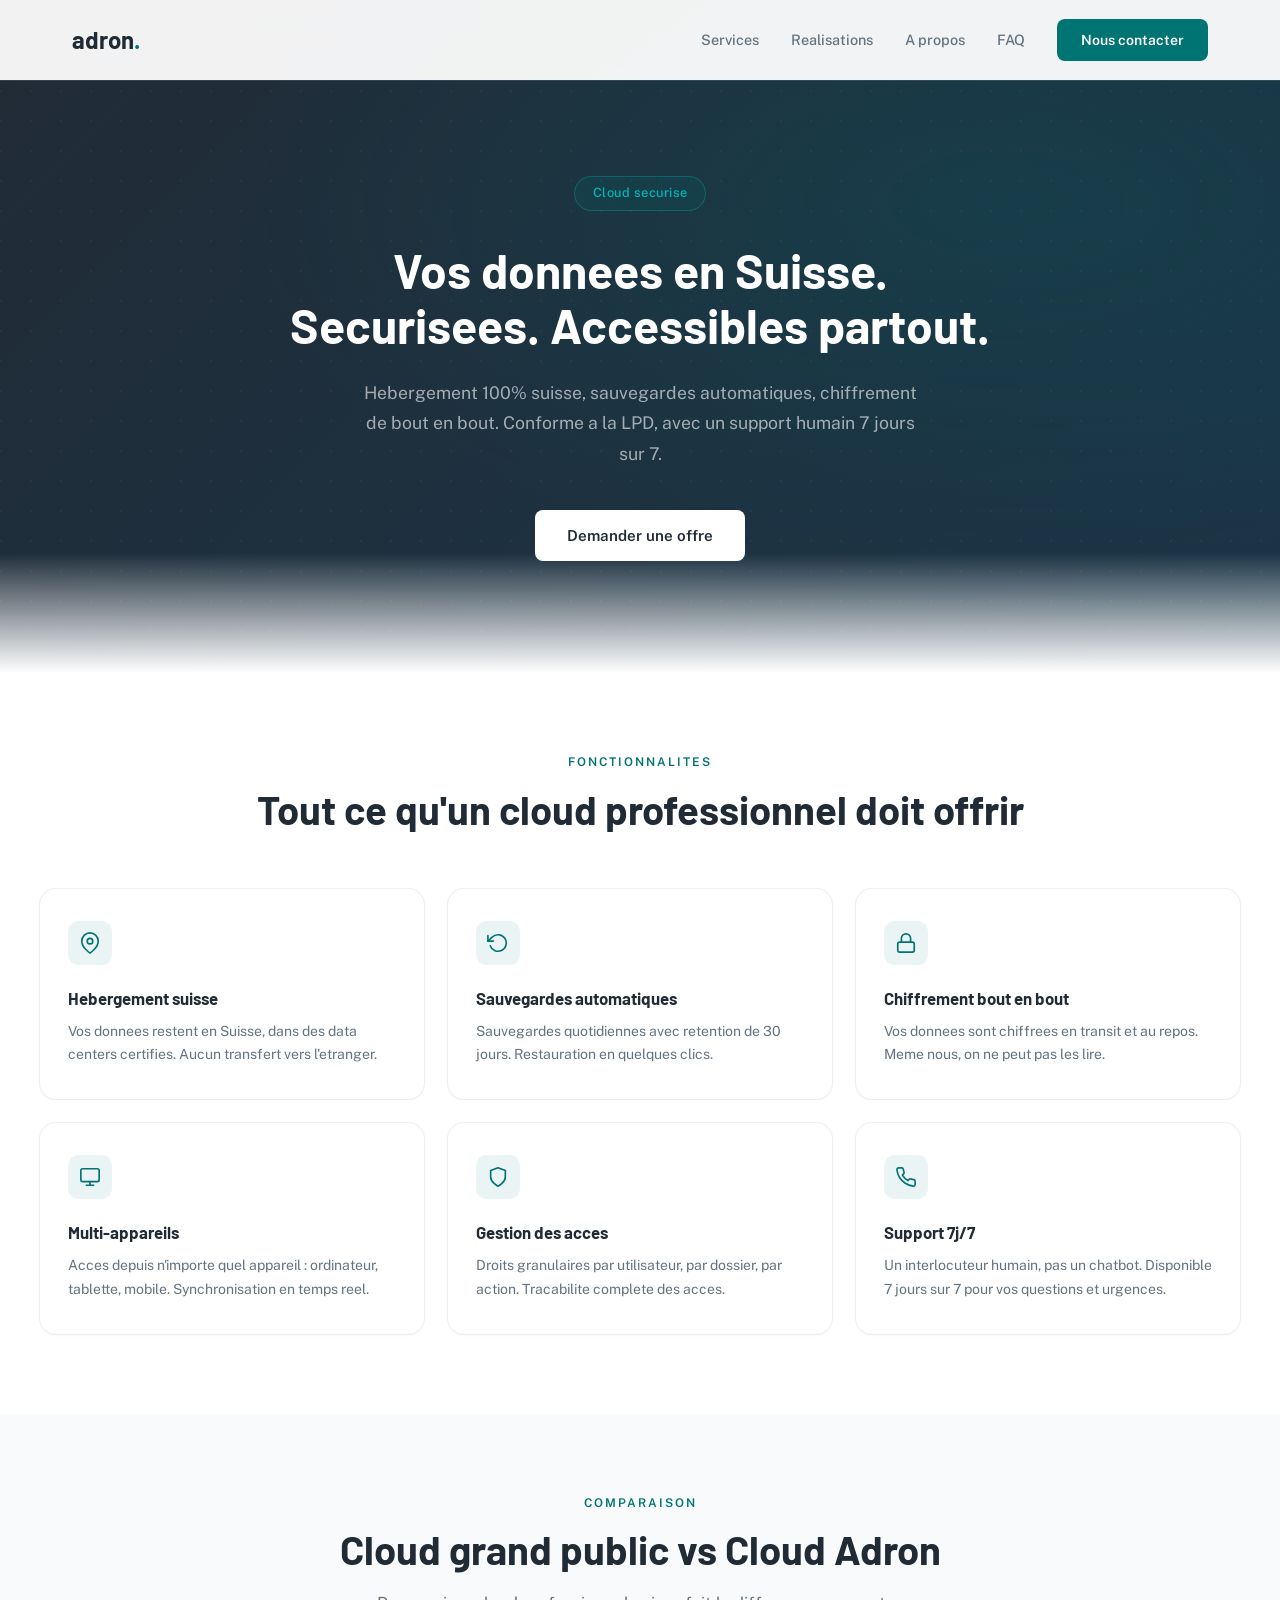
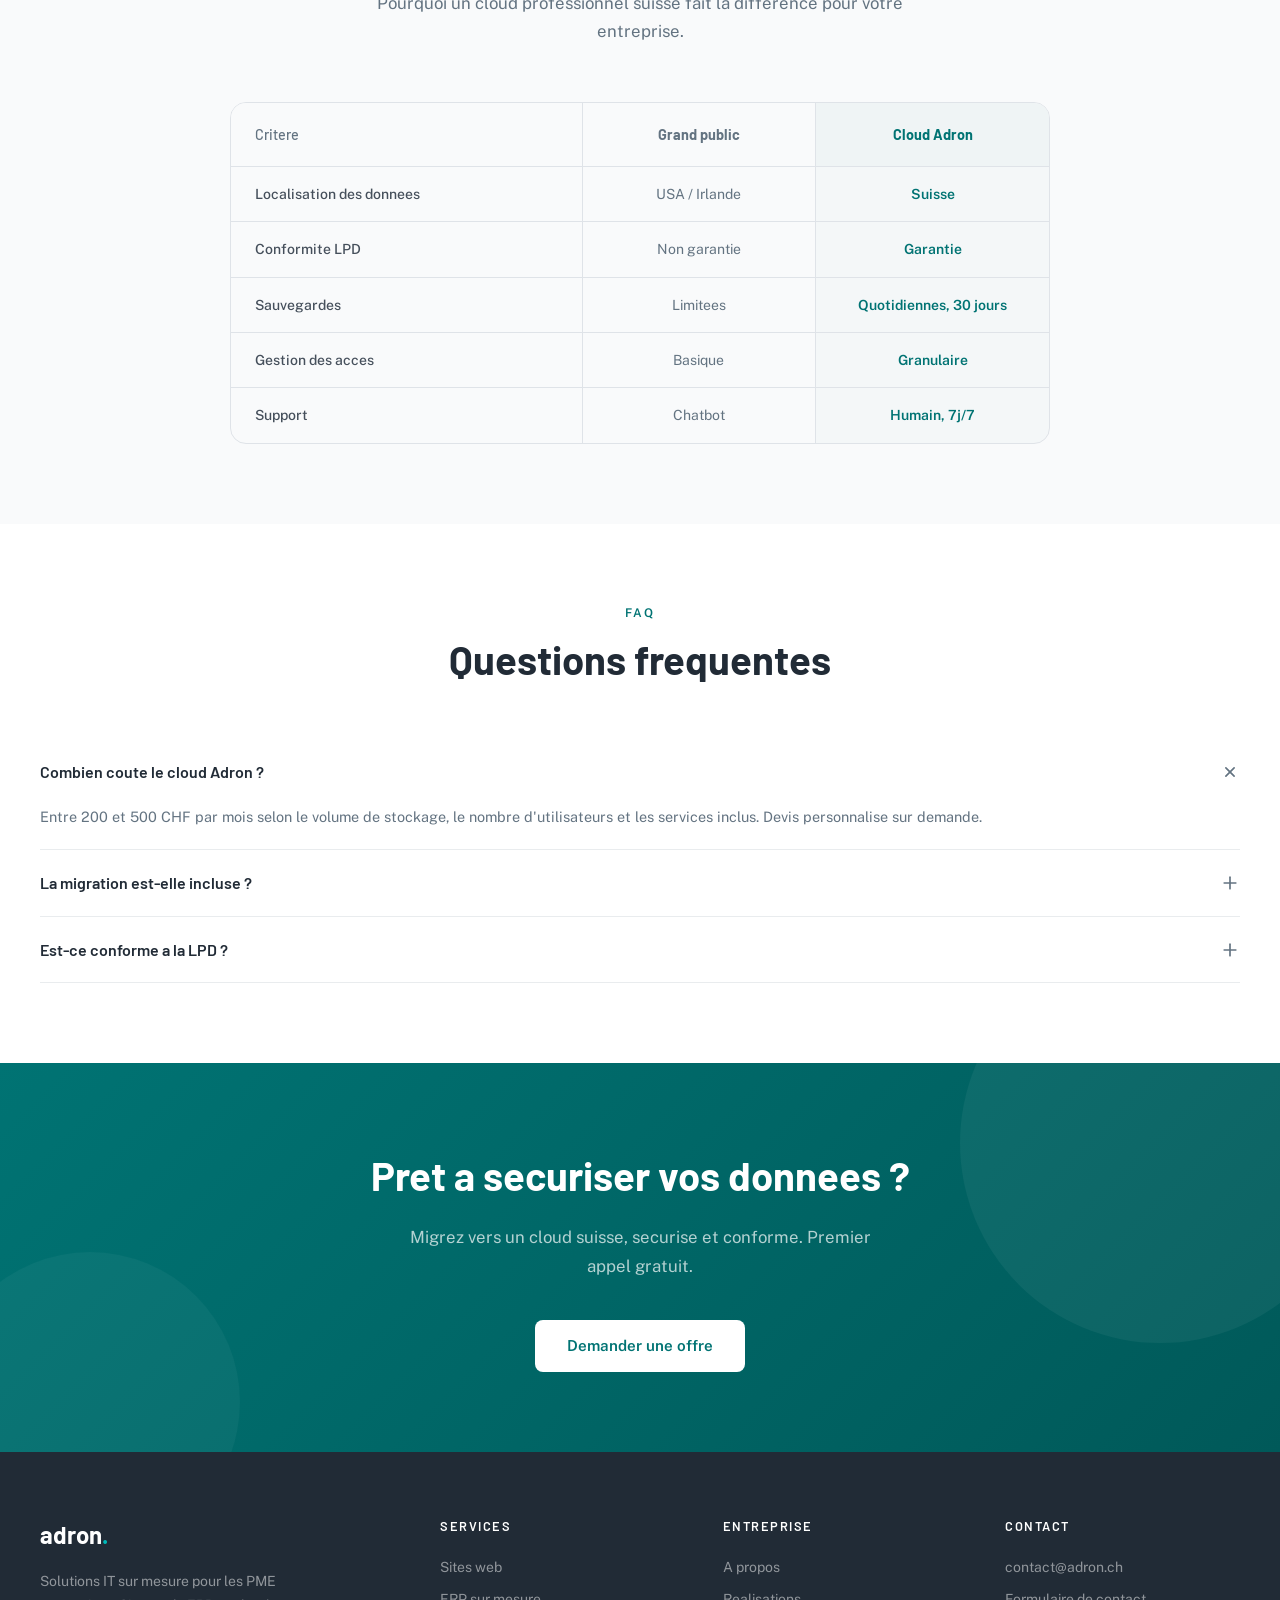
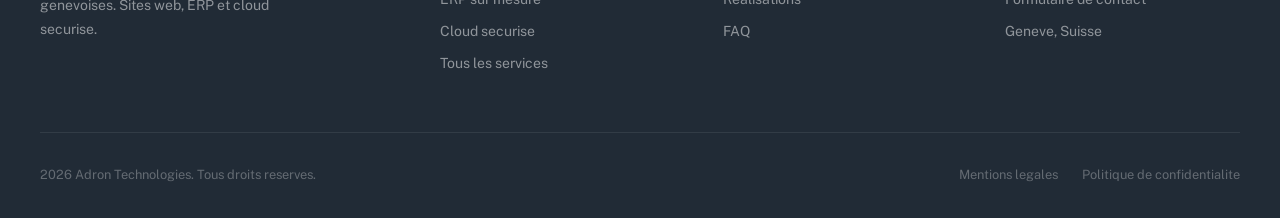
<file: cloud.html>
<!DOCTYPE html>
<html lang="fr">
<head>
  <meta charset="UTF-8">
  <meta name="viewport" content="width=device-width, initial-scale=1.0">
  <title>Cloud securise — Adron Technologies</title>
  <meta name="description" content="Cloud securise en Suisse pour les PME. Hebergement local, sauvegardes automatiques, chiffrement, conforme LPD.">
  <link href="https://fonts.googleapis.com/css2?family=Barlow:wght@400;500;600;700&family=Public+Sans:wght@300;400;500;600;700&display=swap" rel="stylesheet">
  <link rel="stylesheet" href="assets/css/variables.css">
  <link rel="stylesheet" href="assets/css/style.css">
  <link rel="stylesheet" href="assets/css/animations.css">
  <style>
    /* FEATURES */
    .features-grid { display: grid; grid-template-columns: repeat(3, 1fr); gap: 1.5rem; }
    .feature-card { border-radius: var(--radius-lg); padding: 2rem 1.75rem; transition: var(--transition); box-shadow: var(--card-shadow); }
    .feature-card:hover { box-shadow: var(--card-shadow-hover); transform: translateY(-2px); }
    .feature-icon { width: 44px; height: 44px; border-radius: 10px; background: rgba(0,115,115,0.08); display: flex; align-items: center; justify-content: center; margin-bottom: 1.25rem; }
    .feature-icon svg { width: 22px; height: 22px; stroke: var(--teal); fill: none; stroke-width: 1.8; stroke-linecap: round; stroke-linejoin: round; }
    .feature-card h3 { font-family: var(--font-display); font-weight: 700; font-size: 1.05rem; margin-bottom: 0.5rem; }
    .feature-card p { font-size: 0.875rem; color: var(--dark-3); line-height: 1.7; }

    /* COMPARISON TABLE */
    .comparison { max-width: 820px; margin: 0 auto; border-radius: var(--radius-lg); overflow: hidden; border: 1px solid var(--gray-200); }
    .comparison-header { display: grid; grid-template-columns: 1.5fr 1fr 1fr; background: var(--gray-50); }
    .comparison-header div { padding: 1.25rem 1.5rem; font-family: var(--font-display); font-weight: 700; font-size: 0.9rem; }
    .comparison-header div:first-child { color: var(--dark-3); font-weight: 500; }
    .comparison-header div:nth-child(2) { text-align: center; color: var(--dark-3); border-left: 1px solid var(--gray-200); }
    .comparison-header div:nth-child(3) { text-align: center; color: var(--teal); border-left: 1px solid var(--gray-200); background: rgba(0,115,115,0.04); }
    .comparison-row { display: grid; grid-template-columns: 1.5fr 1fr 1fr; border-top: 1px solid var(--gray-200); }
    .comparison-row div { padding: 1rem 1.5rem; font-size: 0.875rem; display: flex; align-items: center; }
    .comparison-row div:first-child { font-weight: 500; color: var(--dark-2); }
    .comparison-row div:nth-child(2) { justify-content: center; color: var(--dark-3); border-left: 1px solid var(--gray-200); }
    .comparison-row div:nth-child(3) { justify-content: center; color: var(--teal); font-weight: 600; border-left: 1px solid var(--gray-200); background: rgba(0,115,115,0.02); }

    @media (max-width: 968px) {
      .features-grid { grid-template-columns: 1fr; max-width: 480px; margin: 0 auto; }
      .comparison { overflow-x: auto; }
    }
    @media (max-width: 600px) {
      .comparison-header, .comparison-row { grid-template-columns: 1.2fr 1fr 1fr; }
      .comparison-header div, .comparison-row div { padding: 0.75rem 0.75rem; font-size: 0.8rem; }
    }
  </style>
</head>
<body>

  <nav class="nav">
    <div class="nav-inner">
      <a href="index.html" class="nav-logo">adron<span>.</span></a>
      <div class="nav-links">
        <a href="services.html">Services</a>
        <a href="realisations.html">Realisations</a>
        <a href="apropos.html">A propos</a>
        <a href="faq.html">FAQ</a>
        <a href="contact.html" class="nav-cta">Nous contacter</a>
      </div>
      <button class="nav-mobile-toggle" aria-label="Menu" aria-expanded="false"><span></span><span></span><span></span></button>
    </div>
  </nav>
  <div class="nav-mobile-menu">
    <a href="services.html">Services</a>
    <a href="realisations.html">Realisations</a>
    <a href="apropos.html">A propos</a>
    <a href="faq.html">FAQ</a>
    <a href="contact.html" class="nav-cta">Nous contacter</a>
  </div>

  <section class="hero">
    <div class="hero-decoration" aria-hidden="true"></div>
    <div class="hero-inner">
      <div class="hero-badge">Cloud securise</div>
      <h1>Vos donnees en Suisse. Securisees. Accessibles partout.</h1>
      <p>Hebergement 100% suisse, sauvegardes automatiques, chiffrement de bout en bout. Conforme a la LPD, avec un support humain 7 jours sur 7.</p>
      <div class="hero-actions">
        <a href="contact.html" class="btn-hero-primary">Demander une offre</a>
      </div>
    </div>
  </section>

  <!-- FEATURES -->
  <section class="section">
    <div class="section-inner">
      <div class="section-header section-header-center" data-anim>
        <div class="section-label">Fonctionnalites</div>
        <h2 class="section-title">Tout ce qu'un cloud professionnel doit offrir</h2>
      </div>
      <div class="features-grid">
        <div class="feature-card" data-anim data-anim-delay="1">
          <div class="feature-icon"><svg viewBox="0 0 24 24"><path d="M21 10c0 7-9 13-9 13s-9-6-9-13a9 9 0 0118 0z"/><circle cx="12" cy="10" r="3"/></svg></div>
          <h3>Hebergement suisse</h3>
          <p>Vos donnees restent en Suisse, dans des data centers certifies. Aucun transfert vers l'etranger.</p>
        </div>
        <div class="feature-card" data-anim data-anim-delay="2">
          <div class="feature-icon"><svg viewBox="0 0 24 24"><polyline points="1 4 1 10 7 10"/><path d="M3.51 15a9 9 0 102.13-9.36L1 10"/></svg></div>
          <h3>Sauvegardes automatiques</h3>
          <p>Sauvegardes quotidiennes avec retention de 30 jours. Restauration en quelques clics.</p>
        </div>
        <div class="feature-card" data-anim data-anim-delay="3">
          <div class="feature-icon"><svg viewBox="0 0 24 24"><rect x="3" y="11" width="18" height="11" rx="2"/><path d="M7 11V7a5 5 0 0110 0v4"/></svg></div>
          <h3>Chiffrement bout en bout</h3>
          <p>Vos donnees sont chiffrees en transit et au repos. Meme nous, on ne peut pas les lire.</p>
        </div>
        <div class="feature-card" data-anim data-anim-delay="4">
          <div class="feature-icon"><svg viewBox="0 0 24 24"><rect x="2" y="3" width="20" height="14" rx="2"/><line x1="8" y1="21" x2="16" y2="21"/><line x1="12" y1="17" x2="12" y2="21"/></svg></div>
          <h3>Multi-appareils</h3>
          <p>Acces depuis n'importe quel appareil : ordinateur, tablette, mobile. Synchronisation en temps reel.</p>
        </div>
        <div class="feature-card" data-anim data-anim-delay="5">
          <div class="feature-icon"><svg viewBox="0 0 24 24"><path d="M12 22s8-4 8-10V5l-8-3-8 3v7c0 6 8 10 8 10z"/></svg></div>
          <h3>Gestion des acces</h3>
          <p>Droits granulaires par utilisateur, par dossier, par action. Tracabilite complete des acces.</p>
        </div>
        <div class="feature-card" data-anim data-anim-delay="6">
          <div class="feature-icon"><svg viewBox="0 0 24 24"><path d="M22 16.92v3a2 2 0 01-2.18 2 19.79 19.79 0 01-8.63-3.07 19.5 19.5 0 01-6-6 19.79 19.79 0 01-3.07-8.67A2 2 0 014.11 2h3a2 2 0 012 1.72c.127.96.362 1.903.7 2.81a2 2 0 01-.45 2.11L8.09 9.91a16 16 0 006 6l1.27-1.27a2 2 0 012.11-.45c.907.338 1.85.573 2.81.7A2 2 0 0122 16.92z"/></svg></div>
          <h3>Support 7j/7</h3>
          <p>Un interlocuteur humain, pas un chatbot. Disponible 7 jours sur 7 pour vos questions et urgences.</p>
        </div>
      </div>
    </div>
  </section>

  <!-- COMPARISON -->
  <section class="section section-gray">
    <div class="section-inner">
      <div class="section-header section-header-center" data-anim>
        <div class="section-label">Comparaison</div>
        <h2 class="section-title">Cloud grand public vs Cloud Adron</h2>
        <p class="section-subtitle">Pourquoi un cloud professionnel suisse fait la difference pour votre entreprise.</p>
      </div>
      <div class="comparison" data-anim data-anim-delay="1">
        <div class="comparison-header">
          <div>Critere</div>
          <div>Grand public</div>
          <div>Cloud Adron</div>
        </div>
        <div class="comparison-row">
          <div>Localisation des donnees</div>
          <div>USA / Irlande</div>
          <div>Suisse</div>
        </div>
        <div class="comparison-row">
          <div>Conformite LPD</div>
          <div>Non garantie</div>
          <div>Garantie</div>
        </div>
        <div class="comparison-row">
          <div>Sauvegardes</div>
          <div>Limitees</div>
          <div>Quotidiennes, 30 jours</div>
        </div>
        <div class="comparison-row">
          <div>Gestion des acces</div>
          <div>Basique</div>
          <div>Granulaire</div>
        </div>
        <div class="comparison-row">
          <div>Support</div>
          <div>Chatbot</div>
          <div>Humain, 7j/7</div>
        </div>
      </div>
    </div>
  </section>

  <!-- FAQ -->
  <section class="section">
    <div class="section-inner">
      <div class="section-header section-header-center" data-anim>
        <div class="section-label">FAQ</div>
        <h2 class="section-title">Questions frequentes</h2>
      </div>
      <div class="faq-list" data-anim data-anim-delay="1">
        <div class="faq-item open">
          <div class="faq-question">Combien coute le cloud Adron ? <svg viewBox="0 0 24 24"><line x1="12" y1="5" x2="12" y2="19"/><line x1="5" y1="12" x2="19" y2="12"/></svg></div>
          <div class="faq-answer">Entre 200 et 500 CHF par mois selon le volume de stockage, le nombre d'utilisateurs et les services inclus. Devis personnalise sur demande.</div>
        </div>
        <div class="faq-item">
          <div class="faq-question">La migration est-elle incluse ? <svg viewBox="0 0 24 24"><line x1="12" y1="5" x2="12" y2="19"/><line x1="5" y1="12" x2="19" y2="12"/></svg></div>
          <div class="faq-answer">Oui. On s'occupe de migrer toutes vos donnees depuis votre solution actuelle (Dropbox, Google Drive, serveur local, etc.) sans interruption de service.</div>
        </div>
        <div class="faq-item">
          <div class="faq-question">Est-ce conforme a la LPD ? <svg viewBox="0 0 24 24"><line x1="12" y1="5" x2="12" y2="19"/><line x1="5" y1="12" x2="19" y2="12"/></svg></div>
          <div class="faq-answer">Oui, a 100%. Vos donnees restent en Suisse, dans des data centers certifies, avec un chiffrement de bout en bout et une tracabilite complete des acces.</div>
        </div>
      </div>
    </div>
  </section>

  <section class="cta-section" data-anim>
    <div class="cta-inner">
      <h2>Pret a securiser vos donnees ?</h2>
      <p>Migrez vers un cloud suisse, securise et conforme. Premier appel gratuit.</p>
      <a href="contact.html" class="btn-white">Demander une offre</a>
    </div>
  </section>

  <footer class="footer">
    <div class="footer-inner">
      <div class="footer-grid">
        <div>
          <div class="footer-brand">adron<span>.</span></div>
          <p class="footer-desc">Solutions IT sur mesure pour les PME genevoises. Sites web, ERP et cloud securise.</p>
        </div>
        <div class="footer-col">
          <h4>Services</h4>
          <a href="web.html">Sites web</a>
          <a href="erp.html">ERP sur mesure</a>
          <a href="cloud.html">Cloud securise</a>
          <a href="services.html">Tous les services</a>
        </div>
        <div class="footer-col">
          <h4>Entreprise</h4>
          <a href="apropos.html">A propos</a>
          <a href="realisations.html">Realisations</a>
          <a href="faq.html">FAQ</a>
        </div>
        <div class="footer-col">
          <h4>Contact</h4>
          <a href="mailto:contact@adron.ch">contact@adron.ch</a>
          <a href="contact.html">Formulaire de contact</a>
          <a>Geneve, Suisse</a>
        </div>
      </div>
      <div class="footer-bottom">
        <div class="footer-copy">2026 Adron Technologies. Tous droits reserves.</div>
        <div class="footer-legal">
          <a href="#">Mentions legales</a>
          <a href="#">Politique de confidentialite</a>
        </div>
      </div>
    </div>
  </footer>

  <script src="assets/js/animations.js" defer></script>

</body>
</html>
</file>
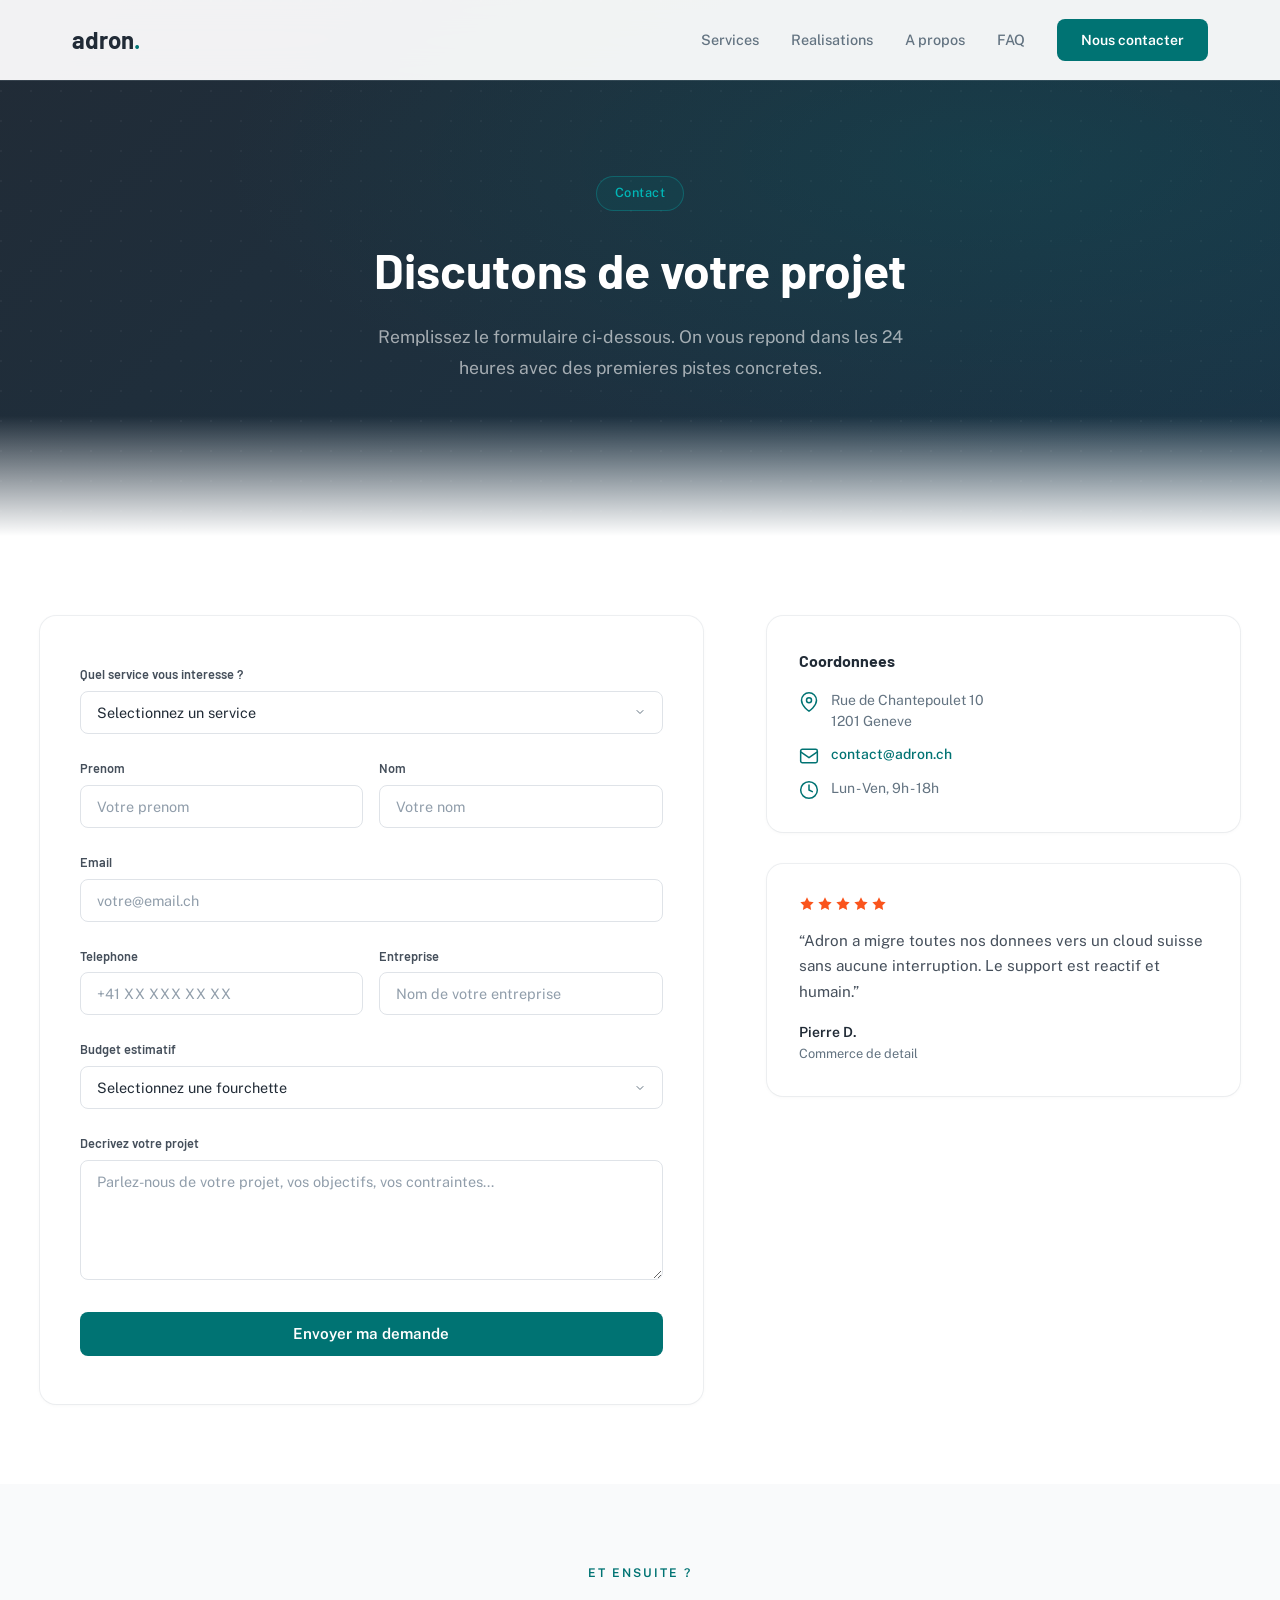
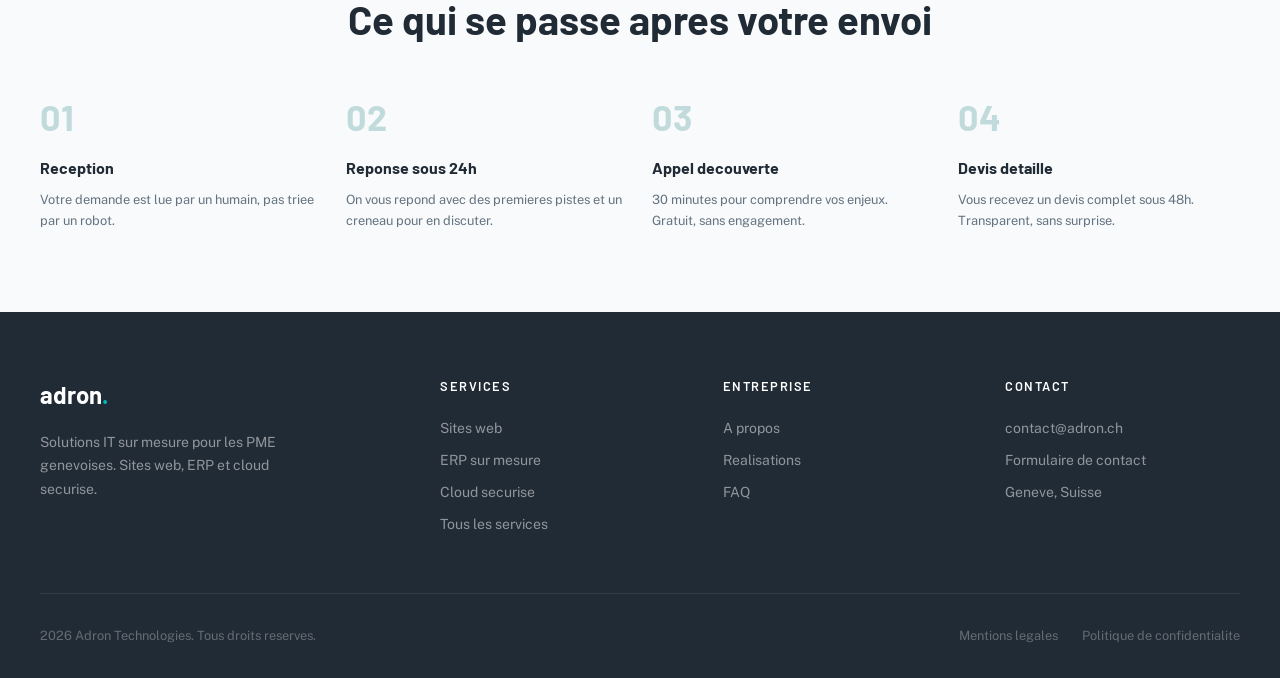
<file: contact.html>
<!DOCTYPE html>
<html lang="fr">
<head>
  <meta charset="UTF-8">
  <meta name="viewport" content="width=device-width, initial-scale=1.0">
  <title>Contact — Adron Technologies</title>
  <meta name="description" content="Contactez Adron Technologies pour discuter de votre projet IT. Sites web, ERP, cloud securise a Geneve.">
  <link href="https://fonts.googleapis.com/css2?family=Barlow:wght@400;500;600;700&family=Public+Sans:wght@300;400;500;600;700&display=swap" rel="stylesheet">
  <link rel="stylesheet" href="assets/css/variables.css">
  <link rel="stylesheet" href="assets/css/style.css">
  <link rel="stylesheet" href="assets/css/animations.css">
  <style>
    /* CONTACT LAYOUT */
    .contact-layout { display: grid; grid-template-columns: 1.4fr 1fr; gap: 4rem; align-items: start; }

    /* FORM */
    .form-card { background: var(--white); border-radius: var(--radius-lg); padding: 3rem 2.5rem; box-shadow: var(--card-shadow); }
    .form-group { margin-bottom: 1.5rem; }
    .form-row { display: grid; grid-template-columns: 1fr 1fr; gap: 1rem; }
    .form-label { display: block; font-size: 0.8rem; font-weight: 600; color: var(--dark-2); margin-bottom: 0.4rem; font-family: var(--font-display); }
    .form-input, .form-select, .form-textarea { width: 100%; padding: 0.75rem 1rem; border: 1px solid var(--gray-200); border-radius: 8px; font-size: 0.9rem; font-family: var(--font-body); color: var(--dark); background: var(--white); transition: var(--transition); outline: none; }
    .form-input:focus, .form-select:focus, .form-textarea:focus { border-color: var(--teal); box-shadow: 0 0 0 3px rgba(0,115,115,0.08); }
    .form-input::placeholder, .form-textarea::placeholder { color: var(--gray-400); }
    .form-select { appearance: none; background-image: url("data:image/svg+xml,%3Csvg xmlns='http://www.w3.org/2000/svg' width='12' height='12' viewBox='0 0 24 24' fill='none' stroke='%23637381' stroke-width='2' stroke-linecap='round' stroke-linejoin='round'%3E%3Cpolyline points='6 9 12 15 18 9'%3E%3C/polyline%3E%3C/svg%3E"); background-repeat: no-repeat; background-position: right 1rem center; padding-right: 2.5rem; cursor: pointer; }
    .form-textarea { resize: vertical; min-height: 120px; }
    .btn-submit { display: inline-flex; align-items: center; justify-content: center; width: 100%; background: var(--teal); color: var(--white); padding: 0.85rem 2rem; border-radius: 8px; font-size: 0.95rem; font-weight: 600; font-family: var(--font-body); border: none; cursor: pointer; transition: var(--transition); }
    .btn-submit:hover { background: var(--teal-dark); box-shadow: 0 8px 24px rgba(0,115,115,0.25); }

    /* SIDEBAR */
    .contact-sidebar { display: flex; flex-direction: column; gap: 2rem; }
    .info-card { border-radius: var(--radius-lg); padding: 2rem; transition: var(--transition); box-shadow: var(--card-shadow); }
    .info-card:hover { box-shadow: var(--card-shadow-hover); transform: translateY(-2px); }
    .info-card h3 { font-family: var(--font-display); font-weight: 700; font-size: 1rem; margin-bottom: 1rem; }
    .info-item { display: flex; align-items: flex-start; gap: 0.75rem; margin-bottom: 0.75rem; }
    .info-item:last-child { margin-bottom: 0; }
    .info-icon { width: 20px; height: 20px; flex-shrink: 0; margin-top: 2px; }
    .info-icon svg { width: 20px; height: 20px; stroke: var(--teal); fill: none; stroke-width: 1.8; stroke-linecap: round; stroke-linejoin: round; }
    .info-item-text { font-size: 0.875rem; color: var(--dark-3); line-height: 1.5; }
    .info-item-text a { color: var(--teal); font-weight: 500; }

    /* PROCESS */
    .process-grid { display: grid; grid-template-columns: repeat(4, 1fr); gap: 1.5rem; counter-reset: step; }
    .process-step { position: relative; padding-top: 3.5rem; }
    .process-step::before { counter-increment: step; content: counter(step, decimal-leading-zero); font-family: var(--font-display); font-weight: 700; font-size: 2.25rem; color: var(--teal); opacity: 0.22; position: absolute; top: 0; left: 0; line-height: 1; }
    .process-step h4 { font-family: var(--font-display); font-weight: 700; font-size: 1rem; margin-bottom: 0.5rem; }
    .process-step p { font-size: 0.8rem; color: var(--dark-3); line-height: 1.7; }

    /* TESTIMONIAL */
    .testimonial-block { border-radius: var(--radius-lg); padding: 2rem; transition: var(--transition); box-shadow: var(--card-shadow); }
    .testimonial-block:hover { box-shadow: var(--card-shadow-hover); transform: translateY(-2px); }
    .testimonial-stars { display: flex; gap: 2px; margin-bottom: 1rem; }
    .star-svg { width: 16px; height: 16px; fill: var(--orange); }
    .testimonial-text { font-size: 0.95rem; color: var(--dark-2); line-height: 1.7; margin-bottom: 1rem; }
    .testimonial-text::before { content: '\201C'; }
    .testimonial-text::after { content: '\201D'; }
    .testimonial-author-name { font-weight: 600; font-size: 0.875rem; }
    .testimonial-author-role { font-size: 0.8rem; color: var(--dark-3); }

    @media (max-width: 968px) {
      .contact-layout { grid-template-columns: 1fr; }
      .form-row { grid-template-columns: 1fr; }
      .process-grid { grid-template-columns: repeat(2, 1fr); }
    }
    @media (max-width: 600px) {
      .process-grid { grid-template-columns: 1fr; }
      .form-card { padding: 2rem 1.5rem; }
    }
  </style>
</head>
<body>

  <nav class="nav">
    <div class="nav-inner">
      <a href="index.html" class="nav-logo">adron<span>.</span></a>
      <div class="nav-links">
        <a href="services.html">Services</a>
        <a href="realisations.html">Realisations</a>
        <a href="apropos.html">A propos</a>
        <a href="faq.html">FAQ</a>
        <a href="contact.html" class="nav-cta">Nous contacter</a>
      </div>
      <button class="nav-mobile-toggle" aria-label="Menu" aria-expanded="false"><span></span><span></span><span></span></button>
    </div>
  </nav>
  <div class="nav-mobile-menu">
    <a href="services.html">Services</a>
    <a href="realisations.html">Realisations</a>
    <a href="apropos.html">A propos</a>
    <a href="faq.html">FAQ</a>
    <a href="contact.html" class="nav-cta">Nous contacter</a>
  </div>

  <section class="hero">
    <div class="hero-decoration" aria-hidden="true"></div>
    <div class="hero-inner">
      <div class="hero-badge">Contact</div>
      <h1>Discutons de votre projet</h1>
      <p>Remplissez le formulaire ci-dessous. On vous repond dans les 24 heures avec des premieres pistes concretes.</p>
    </div>
  </section>

  <section class="section">
    <div class="section-inner">
      <div class="contact-layout">

        <!-- FORM -->
        <div class="form-card" data-anim>
          <form>
            <div class="form-group">
              <label class="form-label">Quel service vous interesse ?</label>
              <select class="form-select">
                <option value="">Selectionnez un service</option>
                <option value="site">Site web</option>
                <option value="erp">ERP sur mesure</option>
                <option value="cloud">Cloud securise</option>
                <option value="mobile">Application mobile</option>
                <option value="conseil">Conseil IT</option>
                <option value="formation">Formation</option>
                <option value="autre">Je ne sais pas encore</option>
              </select>
            </div>

            <div class="form-group form-row">
              <div>
                <label class="form-label">Prenom</label>
                <input type="text" class="form-input" placeholder="Votre prenom">
              </div>
              <div>
                <label class="form-label">Nom</label>
                <input type="text" class="form-input" placeholder="Votre nom">
              </div>
            </div>

            <div class="form-group">
              <label class="form-label">Email</label>
              <input type="email" class="form-input" placeholder="votre@email.ch">
            </div>

            <div class="form-group form-row">
              <div>
                <label class="form-label">Telephone</label>
                <input type="tel" class="form-input" placeholder="+41 XX XXX XX XX">
              </div>
              <div>
                <label class="form-label">Entreprise</label>
                <input type="text" class="form-input" placeholder="Nom de votre entreprise">
              </div>
            </div>

            <div class="form-group">
              <label class="form-label">Budget estimatif</label>
              <select class="form-select">
                <option value="">Selectionnez une fourchette</option>
                <option value="5k">Moins de 5'000 CHF</option>
                <option value="5-10k">5'000 - 10'000 CHF</option>
                <option value="10-25k">10'000 - 25'000 CHF</option>
                <option value="25-50k">25'000 - 50'000 CHF</option>
                <option value="50k+">Plus de 50'000 CHF</option>
              </select>
            </div>

            <div class="form-group">
              <label class="form-label">Decrivez votre projet</label>
              <textarea class="form-textarea" placeholder="Parlez-nous de votre projet, vos objectifs, vos contraintes..."></textarea>
            </div>

            <button type="submit" class="btn-submit">Envoyer ma demande</button>
          </form>
        </div>

        <!-- SIDEBAR -->
        <div class="contact-sidebar" data-anim data-anim-delay="2">
          <div class="info-card">
            <h3>Coordonnees</h3>
            <div class="info-item">
              <div class="info-icon"><svg viewBox="0 0 24 24"><path d="M21 10c0 7-9 13-9 13s-9-6-9-13a9 9 0 0118 0z"/><circle cx="12" cy="10" r="3"/></svg></div>
              <div class="info-item-text">Rue de Chantepoulet 10<br>1201 Geneve</div>
            </div>
            <div class="info-item">
              <div class="info-icon"><svg viewBox="0 0 24 24"><rect x="2" y="4" width="20" height="16" rx="2"/><path d="M22 7l-10 7L2 7"/></svg></div>
              <div class="info-item-text"><a href="mailto:contact@adron.ch">contact@adron.ch</a></div>
            </div>
            <div class="info-item">
              <div class="info-icon"><svg viewBox="0 0 24 24"><circle cx="12" cy="12" r="10"/><polyline points="12 6 12 12 16 14"/></svg></div>
              <div class="info-item-text">Lun - Ven, 9h - 18h</div>
            </div>
          </div>

          <div class="testimonial-block">
            <div class="testimonial-stars">
              <svg class="star-svg" viewBox="0 0 24 24"><polygon points="12 2 15.09 8.26 22 9.27 17 14.14 18.18 21.02 12 17.77 5.82 21.02 7 14.14 2 9.27 8.91 8.26 12 2"/></svg>
              <svg class="star-svg" viewBox="0 0 24 24"><polygon points="12 2 15.09 8.26 22 9.27 17 14.14 18.18 21.02 12 17.77 5.82 21.02 7 14.14 2 9.27 8.91 8.26 12 2"/></svg>
              <svg class="star-svg" viewBox="0 0 24 24"><polygon points="12 2 15.09 8.26 22 9.27 17 14.14 18.18 21.02 12 17.77 5.82 21.02 7 14.14 2 9.27 8.91 8.26 12 2"/></svg>
              <svg class="star-svg" viewBox="0 0 24 24"><polygon points="12 2 15.09 8.26 22 9.27 17 14.14 18.18 21.02 12 17.77 5.82 21.02 7 14.14 2 9.27 8.91 8.26 12 2"/></svg>
              <svg class="star-svg" viewBox="0 0 24 24"><polygon points="12 2 15.09 8.26 22 9.27 17 14.14 18.18 21.02 12 17.77 5.82 21.02 7 14.14 2 9.27 8.91 8.26 12 2"/></svg>
            </div>
            <p class="testimonial-text">Adron a migre toutes nos donnees vers un cloud suisse sans aucune interruption. Le support est reactif et humain.</p>
            <div class="testimonial-author-name">Pierre D.</div>
            <div class="testimonial-author-role">Commerce de detail</div>
          </div>
        </div>

      </div>
    </div>
  </section>

  <!-- PROCESS AFTER SUBMISSION -->
  <section class="section section-gray">
    <div class="section-inner">
      <div class="section-header section-header-center" data-anim>
        <div class="section-label">Et ensuite ?</div>
        <h2 class="section-title">Ce qui se passe apres votre envoi</h2>
      </div>
      <div class="process-grid">
        <div class="process-step" data-anim data-anim-delay="1">
          <h4>Reception</h4>
          <p>Votre demande est lue par un humain, pas triee par un robot.</p>
        </div>
        <div class="process-step" data-anim data-anim-delay="2">
          <h4>Reponse sous 24h</h4>
          <p>On vous repond avec des premieres pistes et un creneau pour en discuter.</p>
        </div>
        <div class="process-step" data-anim data-anim-delay="3">
          <h4>Appel decouverte</h4>
          <p>30 minutes pour comprendre vos enjeux. Gratuit, sans engagement.</p>
        </div>
        <div class="process-step" data-anim data-anim-delay="4">
          <h4>Devis detaille</h4>
          <p>Vous recevez un devis complet sous 48h. Transparent, sans surprise.</p>
        </div>
      </div>
    </div>
  </section>

  <footer class="footer">
    <div class="footer-inner">
      <div class="footer-grid">
        <div>
          <div class="footer-brand">adron<span>.</span></div>
          <p class="footer-desc">Solutions IT sur mesure pour les PME genevoises. Sites web, ERP et cloud securise.</p>
        </div>
        <div class="footer-col">
          <h4>Services</h4>
          <a href="web.html">Sites web</a>
          <a href="erp.html">ERP sur mesure</a>
          <a href="cloud.html">Cloud securise</a>
          <a href="services.html">Tous les services</a>
        </div>
        <div class="footer-col">
          <h4>Entreprise</h4>
          <a href="apropos.html">A propos</a>
          <a href="realisations.html">Realisations</a>
          <a href="faq.html">FAQ</a>
        </div>
        <div class="footer-col">
          <h4>Contact</h4>
          <a href="mailto:contact@adron.ch">contact@adron.ch</a>
          <a href="contact.html">Formulaire de contact</a>
          <a>Geneve, Suisse</a>
        </div>
      </div>
      <div class="footer-bottom">
        <div class="footer-copy">2026 Adron Technologies. Tous droits reserves.</div>
        <div class="footer-legal">
          <a href="#">Mentions legales</a>
          <a href="#">Politique de confidentialite</a>
        </div>
      </div>
    </div>
  </footer>

  <script src="assets/js/animations.js" defer></script>

</body>
</html>
</file>
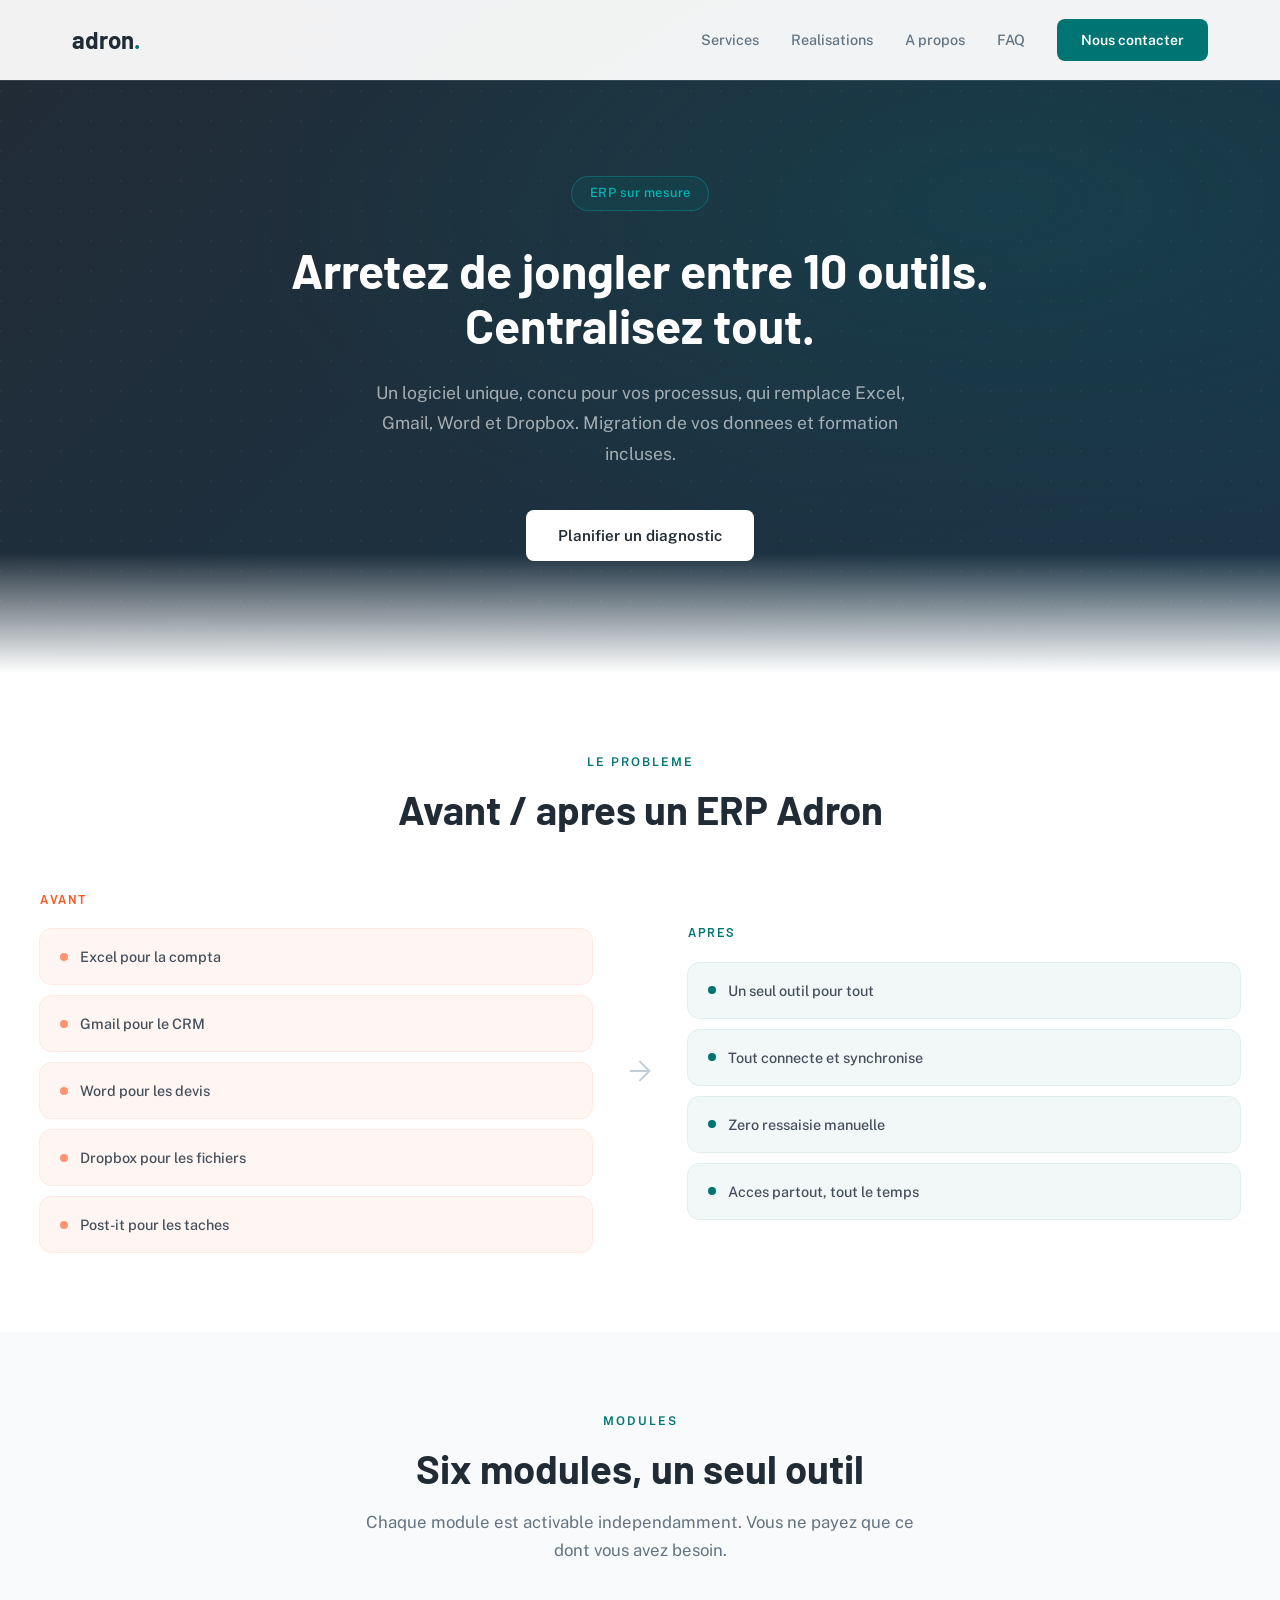
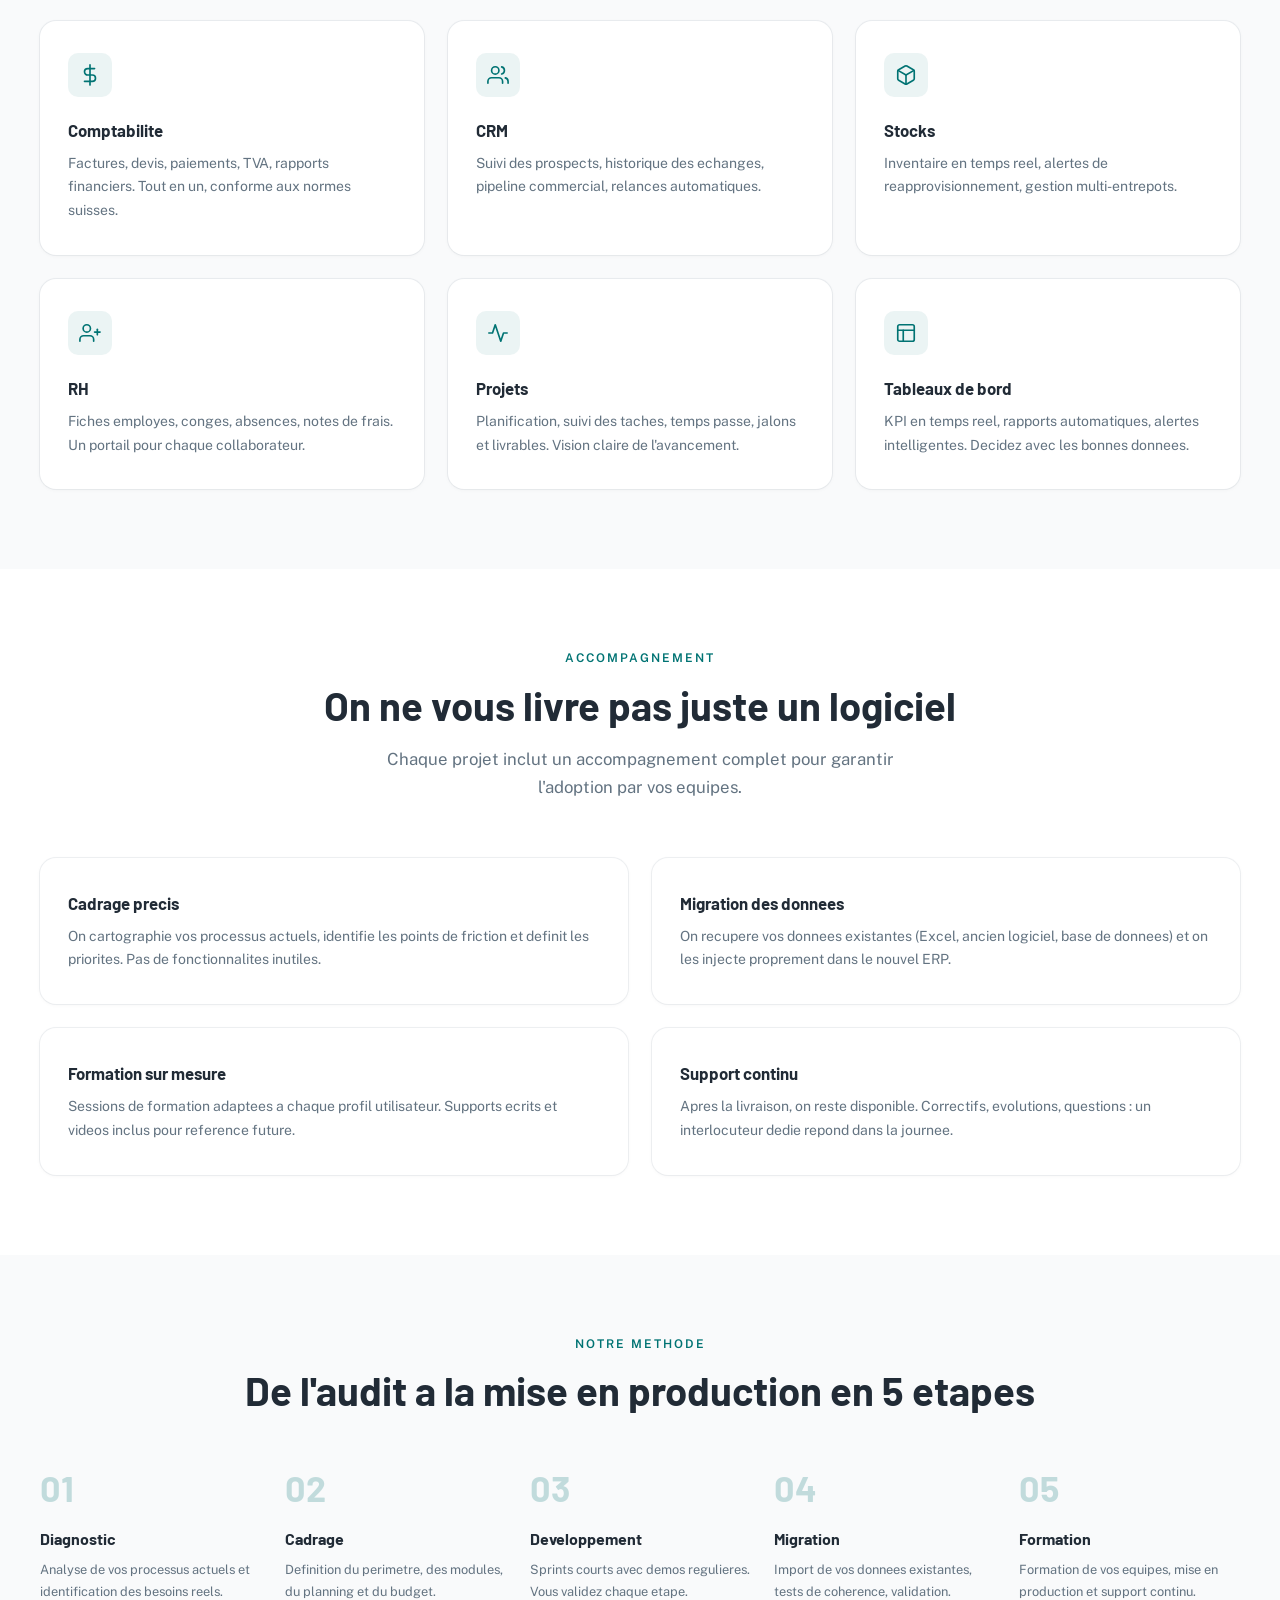
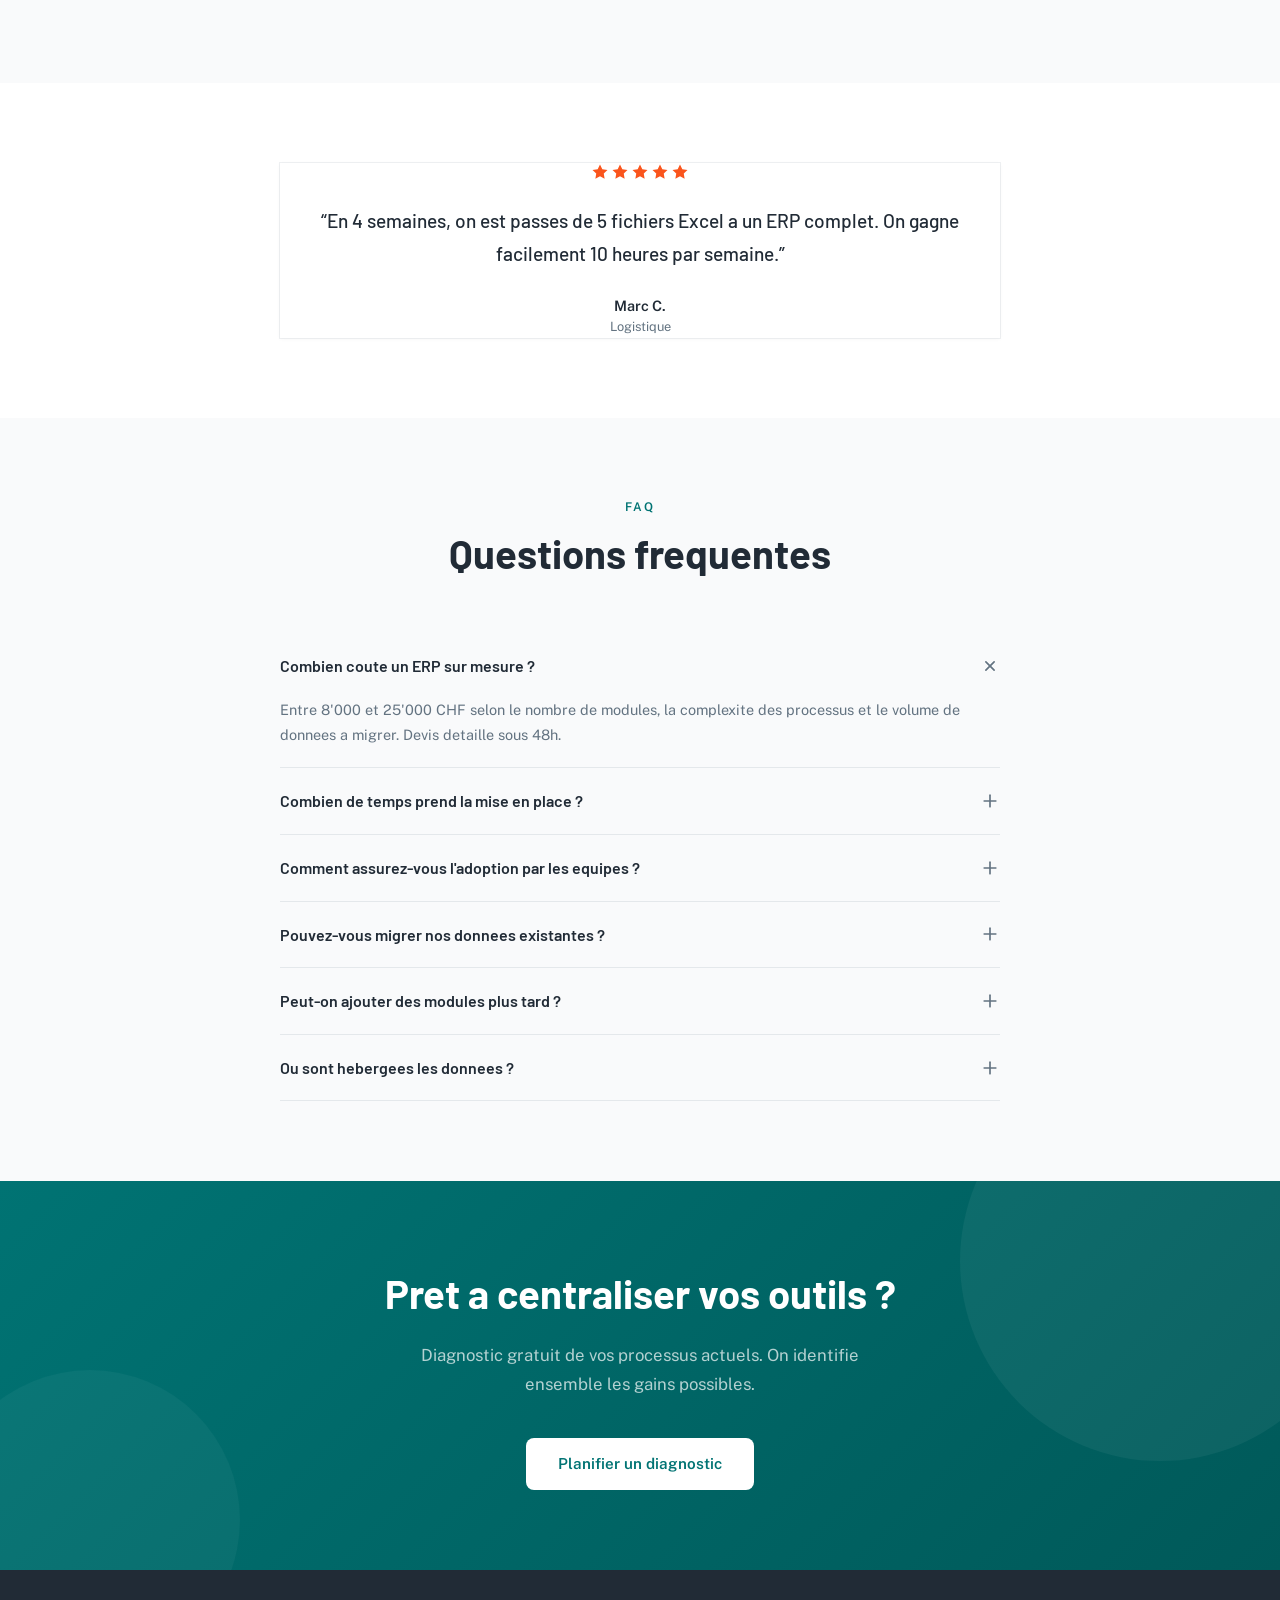
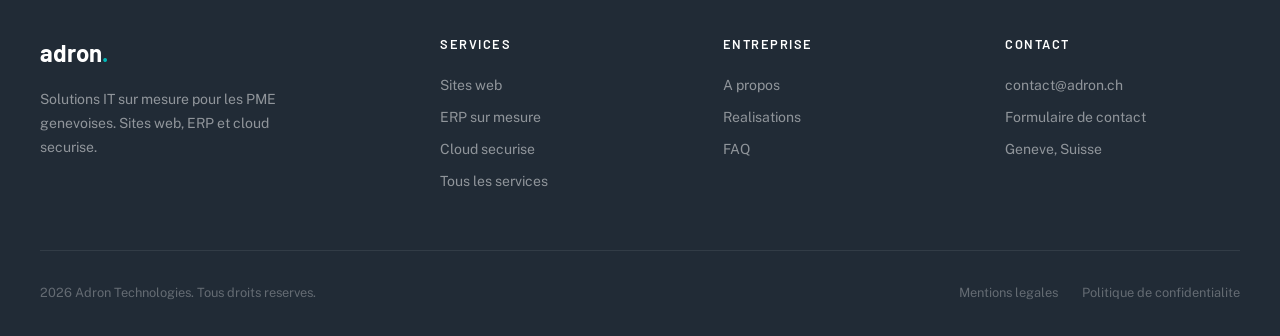
<file: erp.html>
<!DOCTYPE html>
<html lang="fr">
<head>
  <meta charset="UTF-8">
  <meta name="viewport" content="width=device-width, initial-scale=1.0">
  <title>ERP sur mesure — Adron Technologies</title>
  <meta name="description" content="ERP sur mesure pour les PME genevoises. Comptabilite, CRM, stocks, RH, projets — tout dans un seul outil.">
  <link href="https://fonts.googleapis.com/css2?family=Barlow:wght@400;500;600;700&family=Public+Sans:wght@300;400;500;600;700&display=swap" rel="stylesheet">
  <link rel="stylesheet" href="assets/css/variables.css">
  <link rel="stylesheet" href="assets/css/style.css">
  <link rel="stylesheet" href="assets/css/animations.css">
  <style>
    :root {
      --teal: #007373; --teal-dark: #005959; --teal-light: #00B8B8;
      --dark: #212B36; --dark-2: #454F5B; --dark-3: #637381;
      --orange: #FA541C; --purple: #B195FE; --white: #FFFFFF;
      --gray-50: #F9FAFB; --gray-100: #F4F6F8; --gray-200: #DFE3E8;
      --gray-300: #C4CDD5; --gray-400: #919EAB; --gray-500: #637381;
      --border: rgba(145,158,171,0.2);
      --font-display: 'Barlow', system-ui, sans-serif;
      --font-body: 'Public Sans', system-ui, sans-serif;
      --radius: 12px; --radius-lg: 16px;
      --card-shadow: 0 0 0 1px rgba(145,158,171,0.14), 0 1px 4px rgba(0,0,0,0.04);
      --card-shadow-hover: 0 0 0 1px rgba(0,115,115,0.2), 0 8px 32px rgba(0,115,115,0.1);
      --transition: all 0.25s cubic-bezier(0.4,0,0.2,1);
    }
    *, *::before, *::after { box-sizing: border-box; margin: 0; padding: 0; }
    html { scroll-behavior: smooth; }
    body { font-family: var(--font-body); color: var(--dark); line-height: 1.6; background: var(--white); -webkit-font-smoothing: antialiased; }
    a { text-decoration: none; color: inherit; }
    ul { list-style: none; }

    .nav { position: fixed; top: 0; left: 0; right: 0; height: 80px; background: rgba(255,255,255,0.94); backdrop-filter: blur(16px); -webkit-backdrop-filter: blur(16px); box-shadow: 0 1px 0 var(--border); z-index: 1000; display: flex; align-items: center; }
    .nav-inner { max-width: 1200px; margin: 0 auto; width: 100%; padding: 0 2rem; display: flex; align-items: center; justify-content: space-between; }
    .nav-logo { font-family: var(--font-display); font-weight: 700; font-size: 1.5rem; color: var(--dark); }
    .nav-logo span { color: var(--teal); }
    .nav-links { display: flex; gap: 2rem; align-items: center; }
    .nav-links a { font-size: 0.9rem; font-weight: 500; color: var(--dark-3); transition: var(--transition); }
    .nav-links a:hover { color: var(--teal); }
    .nav-cta { background: var(--teal) !important; color: var(--white) !important; padding: 0.6rem 1.5rem; border-radius: 8px; font-size: 0.875rem !important; font-weight: 600 !important; }
    .nav-cta:hover { background: var(--teal-dark) !important; }
    .nav-mobile-toggle { display: none; background: none; border: none; cursor: pointer; flex-direction: column; gap: 5px; padding: 4px; }
    .nav-mobile-toggle span { display: block; width: 22px; height: 2px; background: var(--dark); border-radius: 2px; }

    .hero { position: relative; background: linear-gradient(135deg, var(--dark) 0%, #1a3547 100%); padding: 11rem 2rem 7rem; overflow: hidden; }
    .hero::after { content: ''; position: absolute; bottom: 0; left: 0; right: 0; height: 120px; background: linear-gradient(to bottom, transparent, var(--white)); pointer-events: none; }
    .hero-inner { max-width: 740px; margin: 0 auto; text-align: center; position: relative; z-index: 1; }
    .hero-badge { display: inline-block; padding: 0.4rem 1.1rem; background: rgba(0,115,115,0.15); border: 1px solid rgba(0,184,184,0.3); border-radius: 100px; color: var(--teal-light); font-size: 0.8rem; font-weight: 500; letter-spacing: 0.5px; margin-bottom: 2rem; }
    .hero h1 { font-family: var(--font-display); font-weight: 700; font-size: clamp(2rem, 5vw, 3rem); color: var(--white); line-height: 1.15; margin-bottom: 1.5rem; }
    .hero p { font-size: 1.1rem; color: rgba(255,255,255,0.6); line-height: 1.75; max-width: 560px; margin: 0 auto 2.5rem; }
    .btn-hero-primary { display: inline-flex; align-items: center; background: var(--white); color: var(--dark); padding: 0.85rem 2rem; border-radius: 8px; font-size: 0.95rem; font-weight: 600; font-family: var(--font-body); border: none; cursor: pointer; transition: var(--transition); }
    .btn-hero-primary:hover { box-shadow: 0 8px 24px rgba(0,0,0,0.15); transform: translateY(-1px); }

    .section { padding: 5rem 2rem; }
    .section-gray { background: var(--gray-50); }
    .section-inner { max-width: 1200px; margin: 0 auto; }
    .section-label { font-size: 0.75rem; font-weight: 600; text-transform: uppercase; letter-spacing: 2px; color: var(--teal); margin-bottom: 0.75rem; }
    .section-title { font-family: var(--font-display); font-weight: 700; font-size: clamp(1.8rem, 3.5vw, 2.5rem); line-height: 1.2; margin-bottom: 1rem; }
    .section-subtitle { font-size: 1.05rem; color: var(--dark-3); line-height: 1.7; max-width: 560px; }
    .section-header { margin-bottom: 3.5rem; }
    .section-header-center { text-align: center; }
    .section-header-center .section-subtitle { margin-left: auto; margin-right: auto; }

    /* BEFORE / AFTER */
    .ba-grid { display: grid; grid-template-columns: 1fr auto 1fr; gap: 2rem; align-items: center; }
    .ba-col { display: flex; flex-direction: column; gap: 0.75rem; }
    .ba-item { display: flex; align-items: center; gap: 0.75rem; padding: 1rem 1.25rem; border-radius: var(--radius); font-size: 0.9rem; font-weight: 500; }
    .ba-before .ba-item { background: rgba(250,84,28,0.05); color: var(--dark-2); box-shadow: 0 0 0 1px rgba(250,84,28,0.12); }
    .ba-before .ba-item::before { content: ''; width: 8px; height: 8px; border-radius: 50%; background: var(--orange); flex-shrink: 0; opacity: 0.6; }
    .ba-after .ba-item { background: rgba(0,115,115,0.05); color: var(--dark-2); box-shadow: 0 0 0 1px rgba(0,115,115,0.12); }
    .ba-after .ba-item::before { content: ''; width: 8px; height: 8px; border-radius: 50%; background: var(--teal); flex-shrink: 0; }
    .ba-arrow { display: flex; align-items: center; justify-content: center; }
    .ba-arrow svg { width: 32px; height: 32px; stroke: var(--gray-300); fill: none; stroke-width: 1.5; stroke-linecap: round; stroke-linejoin: round; }
    .ba-label { font-family: var(--font-display); font-weight: 600; font-size: 0.8rem; text-transform: uppercase; letter-spacing: 1.5px; margin-bottom: 0.5rem; }
    .ba-before .ba-label { color: var(--orange); }
    .ba-after .ba-label { color: var(--teal); }

    /* MODULES */
    .modules-grid { display: grid; grid-template-columns: repeat(3, 1fr); gap: 1.5rem; }
    .module-card { border-radius: var(--radius-lg); padding: 2rem 1.75rem; transition: var(--transition); background: var(--white); box-shadow: var(--card-shadow); }
    .module-card:hover { box-shadow: var(--card-shadow-hover); transform: translateY(-2px); }
    .module-icon { width: 44px; height: 44px; border-radius: 10px; background: rgba(0,115,115,0.08); display: flex; align-items: center; justify-content: center; margin-bottom: 1.25rem; }
    .module-icon svg { width: 22px; height: 22px; stroke: var(--teal); fill: none; stroke-width: 1.8; stroke-linecap: round; stroke-linejoin: round; }
    .module-card h3 { font-family: var(--font-display); font-weight: 700; font-size: 1.05rem; margin-bottom: 0.5rem; }
    .module-card p { font-size: 0.875rem; color: var(--dark-3); line-height: 1.7; }

    /* ACCOMPAGNEMENT */
    .accom-grid { display: grid; grid-template-columns: 1fr 1fr; gap: 1.5rem; }
    .accom-card { border-radius: var(--radius-lg); padding: 2rem 1.75rem; transition: var(--transition); background: var(--white); box-shadow: var(--card-shadow); }
    .accom-card:hover { box-shadow: var(--card-shadow-hover); transform: translateY(-2px); }
    .accom-card h3 { font-family: var(--font-display); font-weight: 700; font-size: 1.05rem; margin-bottom: 0.5rem; }
    .accom-card p { font-size: 0.875rem; color: var(--dark-3); line-height: 1.7; }

    /* PROCESS */
    .process-grid { display: grid; grid-template-columns: repeat(5, 1fr); gap: 1.5rem; counter-reset: step; }
    .process-step { position: relative; padding-top: 3.5rem; }
    .process-step::before { counter-increment: step; content: counter(step, decimal-leading-zero); font-family: var(--font-display); font-weight: 700; font-size: 2.25rem; color: var(--teal); opacity: 0.22; position: absolute; top: 0; left: 0; line-height: 1; }
    .process-step h4 { font-family: var(--font-display); font-weight: 700; font-size: 1rem; margin-bottom: 0.5rem; }
    .process-step p { font-size: 0.8rem; color: var(--dark-3); line-height: 1.7; }

    /* TESTIMONIAL */
    .testimonial-block { max-width: 720px; margin: 0 auto; text-align: center; }
    .testimonial-text { font-size: 1.2rem; color: var(--dark); line-height: 1.7; margin-bottom: 1.5rem; font-family: var(--font-display); font-weight: 500; }
    .testimonial-text::before { content: '\201C'; }
    .testimonial-text::after { content: '\201D'; }
    .testimonial-stars { display: flex; gap: 2px; justify-content: center; margin-bottom: 1.5rem; }
    .star-svg { width: 18px; height: 18px; fill: var(--orange); }
    .testimonial-author-name { font-weight: 600; font-size: 0.9rem; }
    .testimonial-author-role { font-size: 0.8rem; color: var(--dark-3); }

    /* FAQ */
    .faq-list { max-width: 720px; margin: 0 auto; display: flex; flex-direction: column; }
    .faq-item { border-bottom: 1px solid var(--border); }
    .faq-question { padding: 1.25rem 0; font-family: var(--font-display); font-weight: 600; font-size: 1rem; cursor: pointer; display: flex; justify-content: space-between; align-items: center; gap: 1rem; user-select: none; }
    .faq-question svg { width: 20px; height: 20px; stroke: var(--dark-3); fill: none; stroke-width: 2; stroke-linecap: round; flex-shrink: 0; transition: var(--transition); }
    .faq-item.open .faq-question svg { transform: rotate(45deg); }

    .cta-section { background: linear-gradient(135deg, var(--teal), var(--teal-dark)); padding: 5rem 2rem; text-align: center; position: relative; overflow: hidden; }
    .cta-section::before { content: ''; position: absolute; top: -120px; right: -80px; width: 400px; height: 400px; background: rgba(255,255,255,0.05); border-radius: 50%; pointer-events: none; }
    .cta-inner { position: relative; z-index: 1; }
    .cta-section h2 { font-family: var(--font-display); font-weight: 700; font-size: clamp(1.8rem, 3.5vw, 2.5rem); color: var(--white); margin-bottom: 1rem; }
    .cta-section p { color: rgba(255,255,255,0.7); font-size: 1.05rem; margin-bottom: 2.5rem; max-width: 480px; margin-left: auto; margin-right: auto; line-height: 1.7; }
    .btn-white { display: inline-flex; align-items: center; background: var(--white); color: var(--teal); padding: 0.85rem 2rem; border-radius: 8px; font-size: 0.95rem; font-weight: 600; font-family: var(--font-body); border: none; cursor: pointer; transition: var(--transition); }
    .btn-white:hover { box-shadow: 0 8px 24px rgba(0,0,0,0.2); transform: translateY(-1px); }

    .footer { background: var(--dark); padding: 4rem 2rem 2rem; }
    .footer-inner { max-width: 1200px; margin: 0 auto; }
    .footer-grid { display: grid; grid-template-columns: 1.5fr 1fr 1fr 1fr; gap: 3rem; margin-bottom: 3rem; }
    .footer-brand { font-family: var(--font-display); font-weight: 700; font-size: 1.5rem; color: var(--white); margin-bottom: 1rem; }
    .footer-brand span { color: var(--teal-light); }
    .footer-desc { font-size: 0.875rem; color: rgba(255,255,255,0.5); line-height: 1.7; max-width: 280px; }
    .footer-col h4 { font-family: var(--font-display); font-weight: 600; font-size: 0.8rem; color: var(--white); margin-bottom: 1.25rem; text-transform: uppercase; letter-spacing: 1.5px; }
    .footer-col a { display: block; font-size: 0.875rem; color: rgba(255,255,255,0.5); margin-bottom: 0.6rem; transition: var(--transition); }
    .footer-col a:hover { color: var(--white); }
    .footer-bottom { border-top: 1px solid rgba(255,255,255,0.08); padding-top: 2rem; display: flex; justify-content: space-between; align-items: center; }
    .footer-copy { font-size: 0.8rem; color: rgba(255,255,255,0.3); }
    .footer-legal { display: flex; gap: 1.5rem; }
    .footer-legal a { font-size: 0.8rem; color: rgba(255,255,255,0.3); transition: var(--transition); }
    .footer-legal a:hover { color: rgba(255,255,255,0.7); }

    @media (max-width: 968px) {
      .nav-links { display: none; }
      .nav-mobile-toggle { display: flex; }
      .ba-grid { grid-template-columns: 1fr; }
      .ba-arrow { transform: rotate(90deg); }
      .modules-grid { grid-template-columns: 1fr; max-width: 480px; margin: 0 auto; }
      .accom-grid { grid-template-columns: 1fr; }
      .process-grid { grid-template-columns: repeat(2, 1fr); }
      .footer-grid { grid-template-columns: repeat(2, 1fr); }
    }
    @media (max-width: 600px) {
      .process-grid { grid-template-columns: 1fr; }
      .footer-grid { grid-template-columns: 1fr; }
      .hero { padding: 9rem 1.25rem 5rem; }
      .section { padding: 3.5rem 1.25rem; }
      .footer-bottom { flex-direction: column; gap: 1rem; text-align: center; }
    }
  </style>
</head>
<body>

  <nav class="nav">
    <div class="nav-inner">
      <a href="index.html" class="nav-logo">adron<span>.</span></a>
      <div class="nav-links">
        <a href="services.html">Services</a>
        <a href="realisations.html">Realisations</a>
        <a href="apropos.html">A propos</a>
        <a href="faq.html">FAQ</a>
        <a href="contact.html" class="nav-cta">Nous contacter</a>
      </div>
      <button class="nav-mobile-toggle" aria-label="Menu" aria-expanded="false"><span></span><span></span><span></span></button>
    </div>
  </nav>
  <div class="nav-mobile-menu">
    <a href="services.html">Services</a>
    <a href="realisations.html">Realisations</a>
    <a href="apropos.html">A propos</a>
    <a href="faq.html">FAQ</a>
    <a href="contact.html" class="nav-cta">Nous contacter</a>
  </div>

  <section class="hero">
    <div class="hero-decoration" aria-hidden="true"></div>
    <div class="hero-inner">
      <div class="hero-badge">ERP sur mesure</div>
      <h1>Arretez de jongler entre 10 outils. Centralisez tout.</h1>
      <p>Un logiciel unique, concu pour vos processus, qui remplace Excel, Gmail, Word et Dropbox. Migration de vos donnees et formation incluses.</p>
      <a href="contact.html" class="btn-hero-primary">Planifier un diagnostic</a>
    </div>
  </section>

  <!-- BEFORE / AFTER -->
  <section class="section">
    <div class="section-inner">
      <div class="section-header section-header-center" data-anim>
        <div class="section-label">Le probleme</div>
        <h2 class="section-title">Avant / apres un ERP Adron</h2>
      </div>
      <div class="ba-grid" data-anim data-anim-delay="1">
        <div class="ba-col ba-before">
          <div class="ba-label">Avant</div>
          <div class="ba-item">Excel pour la compta</div>
          <div class="ba-item">Gmail pour le CRM</div>
          <div class="ba-item">Word pour les devis</div>
          <div class="ba-item">Dropbox pour les fichiers</div>
          <div class="ba-item">Post-it pour les taches</div>
        </div>
        <div class="ba-arrow">
          <svg viewBox="0 0 24 24"><line x1="5" y1="12" x2="19" y2="12"/><polyline points="12 5 19 12 12 19"/></svg>
        </div>
        <div class="ba-col ba-after">
          <div class="ba-label">Apres</div>
          <div class="ba-item">Un seul outil pour tout</div>
          <div class="ba-item">Tout connecte et synchronise</div>
          <div class="ba-item">Zero ressaisie manuelle</div>
          <div class="ba-item">Acces partout, tout le temps</div>
        </div>
      </div>
    </div>
  </section>

  <!-- MODULES -->
  <section class="section section-gray">
    <div class="section-inner">
      <div class="section-header section-header-center" data-anim>
        <div class="section-label">Modules</div>
        <h2 class="section-title">Six modules, un seul outil</h2>
        <p class="section-subtitle">Chaque module est activable independamment. Vous ne payez que ce dont vous avez besoin.</p>
      </div>
      <div class="modules-grid">
        <div class="module-card" data-anim data-anim-delay="1">
          <div class="module-icon"><svg viewBox="0 0 24 24"><line x1="12" y1="1" x2="12" y2="23"/><path d="M17 5H9.5a3.5 3.5 0 000 7h5a3.5 3.5 0 010 7H6"/></svg></div>
          <h3>Comptabilite</h3>
          <p>Factures, devis, paiements, TVA, rapports financiers. Tout en un, conforme aux normes suisses.</p>
        </div>
        <div class="module-card" data-anim data-anim-delay="2">
          <div class="module-icon"><svg viewBox="0 0 24 24"><path d="M17 21v-2a4 4 0 00-4-4H5a4 4 0 00-4 4v2"/><circle cx="9" cy="7" r="4"/><path d="M23 21v-2a4 4 0 00-3-3.87"/><path d="M16 3.13a4 4 0 010 7.75"/></svg></div>
          <h3>CRM</h3>
          <p>Suivi des prospects, historique des echanges, pipeline commercial, relances automatiques.</p>
        </div>
        <div class="module-card" data-anim data-anim-delay="3">
          <div class="module-icon"><svg viewBox="0 0 24 24"><path d="M21 16V8a2 2 0 00-1-1.73l-7-4a2 2 0 00-2 0l-7 4A2 2 0 003 8v8a2 2 0 001 1.73l7 4a2 2 0 002 0l7-4A2 2 0 0021 16z"/><polyline points="3.27 6.96 12 12.01 20.73 6.96"/><line x1="12" y1="22.08" x2="12" y2="12"/></svg></div>
          <h3>Stocks</h3>
          <p>Inventaire en temps reel, alertes de reapprovisionnement, gestion multi-entrepots.</p>
        </div>
        <div class="module-card" data-anim data-anim-delay="4">
          <div class="module-icon"><svg viewBox="0 0 24 24"><path d="M16 21v-2a4 4 0 00-4-4H5a4 4 0 00-4 4v2"/><circle cx="8.5" cy="7" r="4"/><line x1="20" y1="8" x2="20" y2="14"/><line x1="23" y1="11" x2="17" y2="11"/></svg></div>
          <h3>RH</h3>
          <p>Fiches employes, conges, absences, notes de frais. Un portail pour chaque collaborateur.</p>
        </div>
        <div class="module-card" data-anim data-anim-delay="5">
          <div class="module-icon"><svg viewBox="0 0 24 24"><polyline points="22 12 18 12 15 21 9 3 6 12 2 12"/></svg></div>
          <h3>Projets</h3>
          <p>Planification, suivi des taches, temps passe, jalons et livrables. Vision claire de l'avancement.</p>
        </div>
        <div class="module-card" data-anim data-anim-delay="6">
          <div class="module-icon"><svg viewBox="0 0 24 24"><rect x="3" y="3" width="18" height="18" rx="2"/><line x1="3" y1="9" x2="21" y2="9"/><line x1="9" y1="21" x2="9" y2="9"/></svg></div>
          <h3>Tableaux de bord</h3>
          <p>KPI en temps reel, rapports automatiques, alertes intelligentes. Decidez avec les bonnes donnees.</p>
        </div>
      </div>
    </div>
  </section>

  <!-- ACCOMPAGNEMENT -->
  <section class="section">
    <div class="section-inner">
      <div class="section-header section-header-center" data-anim>
        <div class="section-label">Accompagnement</div>
        <h2 class="section-title">On ne vous livre pas juste un logiciel</h2>
        <p class="section-subtitle">Chaque projet inclut un accompagnement complet pour garantir l'adoption par vos equipes.</p>
      </div>
      <div class="accom-grid">
        <div class="accom-card" data-anim data-anim-delay="1">
          <h3>Cadrage precis</h3>
          <p>On cartographie vos processus actuels, identifie les points de friction et definit les priorites. Pas de fonctionnalites inutiles.</p>
        </div>
        <div class="accom-card" data-anim data-anim-delay="2">
          <h3>Migration des donnees</h3>
          <p>On recupere vos donnees existantes (Excel, ancien logiciel, base de donnees) et on les injecte proprement dans le nouvel ERP.</p>
        </div>
        <div class="accom-card" data-anim data-anim-delay="3">
          <h3>Formation sur mesure</h3>
          <p>Sessions de formation adaptees a chaque profil utilisateur. Supports ecrits et videos inclus pour reference future.</p>
        </div>
        <div class="accom-card" data-anim data-anim-delay="4">
          <h3>Support continu</h3>
          <p>Apres la livraison, on reste disponible. Correctifs, evolutions, questions : un interlocuteur dedie repond dans la journee.</p>
        </div>
      </div>
    </div>
  </section>

  <!-- PROCESS -->
  <section class="section section-gray">
    <div class="section-inner">
      <div class="section-header section-header-center" data-anim>
        <div class="section-label">Notre methode</div>
        <h2 class="section-title">De l'audit a la mise en production en 5 etapes</h2>
      </div>
      <div class="process-grid">
        <div class="process-step" data-anim data-anim-delay="1"><h4>Diagnostic</h4><p>Analyse de vos processus actuels et identification des besoins reels.</p></div>
        <div class="process-step" data-anim data-anim-delay="2"><h4>Cadrage</h4><p>Definition du perimetre, des modules, du planning et du budget.</p></div>
        <div class="process-step" data-anim data-anim-delay="3"><h4>Developpement</h4><p>Sprints courts avec demos regulieres. Vous validez chaque etape.</p></div>
        <div class="process-step" data-anim data-anim-delay="4"><h4>Migration</h4><p>Import de vos donnees existantes, tests de coherence, validation.</p></div>
        <div class="process-step" data-anim data-anim-delay="5"><h4>Formation</h4><p>Formation de vos equipes, mise en production et support continu.</p></div>
      </div>
    </div>
  </section>

  <!-- TESTIMONIAL -->
  <section class="section">
    <div class="section-inner">
      <div class="testimonial-block" data-anim>
        <div class="testimonial-stars">
          <svg class="star-svg" viewBox="0 0 24 24"><polygon points="12 2 15.09 8.26 22 9.27 17 14.14 18.18 21.02 12 17.77 5.82 21.02 7 14.14 2 9.27 8.91 8.26 12 2"/></svg>
          <svg class="star-svg" viewBox="0 0 24 24"><polygon points="12 2 15.09 8.26 22 9.27 17 14.14 18.18 21.02 12 17.77 5.82 21.02 7 14.14 2 9.27 8.91 8.26 12 2"/></svg>
          <svg class="star-svg" viewBox="0 0 24 24"><polygon points="12 2 15.09 8.26 22 9.27 17 14.14 18.18 21.02 12 17.77 5.82 21.02 7 14.14 2 9.27 8.91 8.26 12 2"/></svg>
          <svg class="star-svg" viewBox="0 0 24 24"><polygon points="12 2 15.09 8.26 22 9.27 17 14.14 18.18 21.02 12 17.77 5.82 21.02 7 14.14 2 9.27 8.91 8.26 12 2"/></svg>
          <svg class="star-svg" viewBox="0 0 24 24"><polygon points="12 2 15.09 8.26 22 9.27 17 14.14 18.18 21.02 12 17.77 5.82 21.02 7 14.14 2 9.27 8.91 8.26 12 2"/></svg>
        </div>
        <p class="testimonial-text">En 4 semaines, on est passes de 5 fichiers Excel a un ERP complet. On gagne facilement 10 heures par semaine.</p>
        <div class="testimonial-author-name">Marc C.</div>
        <div class="testimonial-author-role">Logistique</div>
      </div>
    </div>
  </section>

  <!-- FAQ -->
  <section class="section section-gray">
    <div class="section-inner">
      <div class="section-header section-header-center" data-anim>
        <div class="section-label">FAQ</div>
        <h2 class="section-title">Questions frequentes</h2>
      </div>
      <div class="faq-list" data-anim data-anim-delay="1">
        <div class="faq-item open">
          <div class="faq-question">Combien coute un ERP sur mesure ? <svg viewBox="0 0 24 24"><line x1="12" y1="5" x2="12" y2="19"/><line x1="5" y1="12" x2="19" y2="12"/></svg></div>
          <div class="faq-answer">Entre 8'000 et 25'000 CHF selon le nombre de modules, la complexite des processus et le volume de donnees a migrer. Devis detaille sous 48h.</div>
        </div>
        <div class="faq-item">
          <div class="faq-question">Combien de temps prend la mise en place ? <svg viewBox="0 0 24 24"><line x1="12" y1="5" x2="12" y2="19"/><line x1="5" y1="12" x2="19" y2="12"/></svg></div>
          <div class="faq-answer">En general 4 a 8 semaines, de l'audit initial a la mise en production. Les projets simples peuvent etre livres en 4 semaines.</div>
        </div>
        <div class="faq-item">
          <div class="faq-question">Comment assurez-vous l'adoption par les equipes ? <svg viewBox="0 0 24 24"><line x1="12" y1="5" x2="12" y2="19"/><line x1="5" y1="12" x2="19" y2="12"/></svg></div>
          <div class="faq-answer">Par une formation sur mesure adaptee a chaque profil, des supports de reference, et un accompagnement post-livraison. On ne livre pas un outil que personne n'utilise.</div>
        </div>
        <div class="faq-item">
          <div class="faq-question">Pouvez-vous migrer nos donnees existantes ? <svg viewBox="0 0 24 24"><line x1="12" y1="5" x2="12" y2="19"/><line x1="5" y1="12" x2="19" y2="12"/></svg></div>
          <div class="faq-answer">Oui. Que vos donnees soient dans Excel, un ancien logiciel ou une base de donnees, on s'occupe de la migration et de la verification de coherence.</div>
        </div>
        <div class="faq-item">
          <div class="faq-question">Peut-on ajouter des modules plus tard ? <svg viewBox="0 0 24 24"><line x1="12" y1="5" x2="12" y2="19"/><line x1="5" y1="12" x2="19" y2="12"/></svg></div>
          <div class="faq-answer">Oui. L'architecture est modulaire. Vous pouvez demarrer avec les modules essentiels et en ajouter au fur et a mesure de vos besoins.</div>
        </div>
        <div class="faq-item">
          <div class="faq-question">Ou sont hebergees les donnees ? <svg viewBox="0 0 24 24"><line x1="12" y1="5" x2="12" y2="19"/><line x1="5" y1="12" x2="19" y2="12"/></svg></div>
          <div class="faq-answer">En Suisse, dans des data centers certifies. Vos donnees sont chiffrees, sauvegardees quotidiennement et conformes a la LPD.</div>
        </div>
      </div>
    </div>
  </section>

  <section class="cta-section">
    <div class="cta-inner" data-anim>
      <h2>Pret a centraliser vos outils ?</h2>
      <p>Diagnostic gratuit de vos processus actuels. On identifie ensemble les gains possibles.</p>
      <a href="contact.html" class="btn-white">Planifier un diagnostic</a>
    </div>
  </section>

  <footer class="footer">
    <div class="footer-inner">
      <div class="footer-grid">
        <div><div class="footer-brand">adron<span>.</span></div><p class="footer-desc">Solutions IT sur mesure pour les PME genevoises. Sites web, ERP et cloud securise.</p></div>
        <div class="footer-col"><h4>Services</h4><a href="web.html">Sites web</a><a href="erp.html">ERP sur mesure</a><a href="cloud.html">Cloud securise</a><a href="services.html">Tous les services</a></div>
        <div class="footer-col"><h4>Entreprise</h4><a href="apropos.html">A propos</a><a href="realisations.html">Realisations</a><a href="faq.html">FAQ</a></div>
        <div class="footer-col"><h4>Contact</h4><a href="mailto:contact@adron.ch">contact@adron.ch</a><a href="contact.html">Formulaire de contact</a><a>Geneve, Suisse</a></div>
      </div>
      <div class="footer-bottom">
        <div class="footer-copy">2026 Adron Technologies. Tous droits reserves.</div>
        <div class="footer-legal"><a href="#">Mentions legales</a><a href="#">Politique de confidentialite</a></div>
      </div>
    </div>
  </footer>

  <script src="assets/js/animations.js" defer></script>
</body>
</html>
</file>
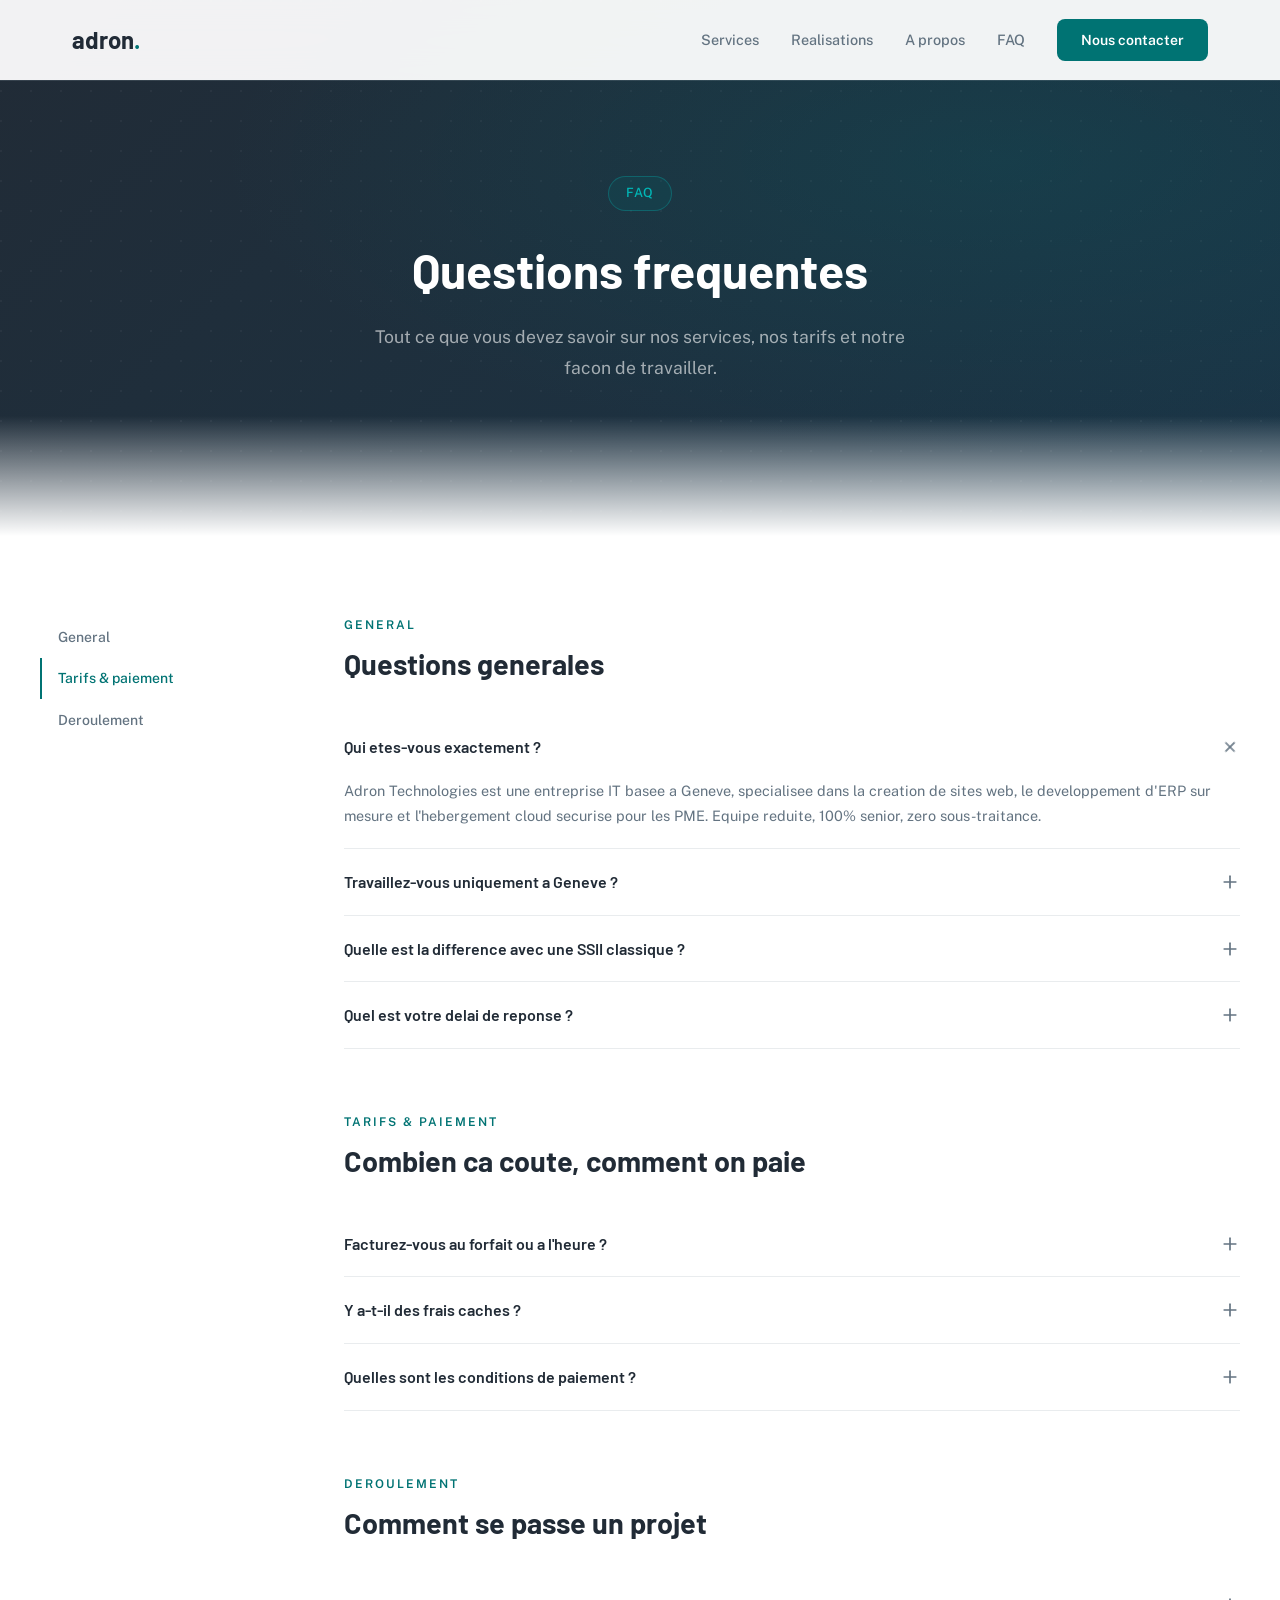
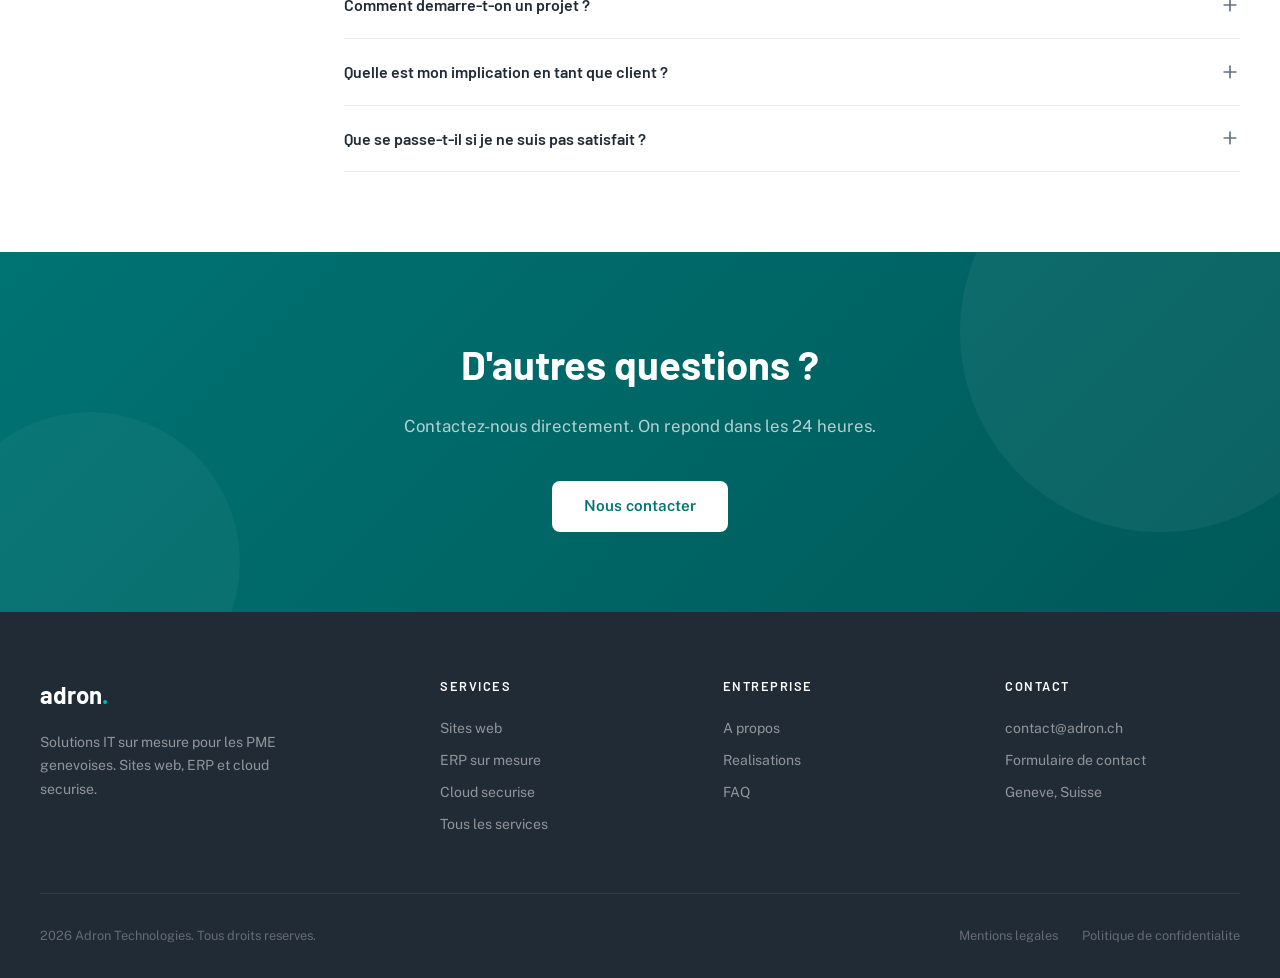
<file: faq.html>
<!DOCTYPE html>
<html lang="fr">
<head>
  <meta charset="UTF-8">
  <meta name="viewport" content="width=device-width, initial-scale=1.0">
  <title>FAQ — Adron Technologies</title>
  <meta name="description" content="Questions frequentes sur nos services IT : sites web, ERP, cloud, tarifs et deroulement des projets.">
  <link href="https://fonts.googleapis.com/css2?family=Barlow:wght@400;500;600;700&family=Public+Sans:wght@300;400;500;600;700&display=swap" rel="stylesheet">
  <link rel="stylesheet" href="assets/css/variables.css">
  <link rel="stylesheet" href="assets/css/style.css">
  <link rel="stylesheet" href="assets/css/animations.css">
  <style>
    /* FAQ LAYOUT */
    .faq-layout { display: grid; grid-template-columns: 240px 1fr; gap: 4rem; align-items: start; }
    .faq-nav { position: sticky; top: 100px; }
    .faq-nav a { display: block; padding: 0.6rem 0; font-size: 0.875rem; color: var(--dark-3); font-weight: 500; transition: var(--transition); border-left: 2px solid transparent; padding-left: 1rem; }
    .faq-nav a:hover, .faq-nav a.active { color: var(--teal); border-left-color: var(--teal); }

    .faq-sections { display: flex; flex-direction: column; gap: 4rem; }
    .faq-group { scroll-margin-top: 100px; }
    .section-header { margin-bottom: 2rem; }
    .section-title-sm { font-family: var(--font-display); font-weight: 700; font-size: clamp(1.4rem, 3vw, 1.8rem); line-height: 1.2; margin-bottom: 0.5rem; }

    @media (max-width: 968px) {
      .faq-layout { grid-template-columns: 1fr; gap: 2rem; }
      .faq-nav { position: static; display: flex; flex-wrap: wrap; gap: 0.5rem; }
      .faq-nav a { border-left: none; padding-left: 0; padding: 0.4rem 0.8rem; border: 1px solid var(--border); border-radius: 6px; font-size: 0.8rem; }
      .faq-nav a:hover, .faq-nav a.active { border-color: var(--teal); background: rgba(0,115,115,0.04); }
    }
  </style>
</head>
<body>

  <nav class="nav">
    <div class="nav-inner">
      <a href="index.html" class="nav-logo">adron<span>.</span></a>
      <div class="nav-links">
        <a href="services.html">Services</a>
        <a href="realisations.html">Realisations</a>
        <a href="apropos.html">A propos</a>
        <a href="faq.html">FAQ</a>
        <a href="contact.html" class="nav-cta">Nous contacter</a>
      </div>
      <button class="nav-mobile-toggle" aria-label="Menu" aria-expanded="false"><span></span><span></span><span></span></button>
    </div>
  </nav>
  <div class="nav-mobile-menu">
    <a href="services.html">Services</a>
    <a href="realisations.html">Realisations</a>
    <a href="apropos.html">A propos</a>
    <a href="faq.html">FAQ</a>
    <a href="contact.html" class="nav-cta">Nous contacter</a>
  </div>

  <section class="hero">
    <div class="hero-decoration" aria-hidden="true"></div>
    <div class="hero-inner">
      <div class="hero-badge">FAQ</div>
      <h1>Questions frequentes</h1>
      <p>Tout ce que vous devez savoir sur nos services, nos tarifs et notre facon de travailler.</p>
    </div>
  </section>

  <section class="section">
    <div class="section-inner">
      <div class="faq-layout">
        <nav class="faq-nav">
          <a href="#general" class="active">General</a>
          <a href="#tarifs">Tarifs & paiement</a>
          <a href="#deroulement">Deroulement</a>
        </nav>

        <div class="faq-sections">

          <!-- GENERAL -->
          <div class="faq-group" id="general" data-anim>
            <div class="section-header">
              <div class="section-label">General</div>
              <h2 class="section-title-sm">Questions generales</h2>
            </div>
            <div class="faq-list">
              <div class="faq-item open">
                <div class="faq-question">Qui etes-vous exactement ? <svg viewBox="0 0 24 24"><line x1="12" y1="5" x2="12" y2="19"/><line x1="5" y1="12" x2="19" y2="12"/></svg></div>
                <div class="faq-answer">Adron Technologies est une entreprise IT basee a Geneve, specialisee dans la creation de sites web, le developpement d'ERP sur mesure et l'hebergement cloud securise pour les PME. Equipe reduite, 100% senior, zero sous-traitance.</div>
              </div>
              <div class="faq-item">
                <div class="faq-question">Travaillez-vous uniquement a Geneve ? <svg viewBox="0 0 24 24"><line x1="12" y1="5" x2="12" y2="19"/><line x1="5" y1="12" x2="19" y2="12"/></svg></div>
                <div class="faq-answer">Notre bureau est a Geneve et la majorite de nos clients sont genevois, mais nous travaillons avec des PME dans toute la Suisse romande. Les reunions peuvent se faire en visio.</div>
              </div>
              <div class="faq-item">
                <div class="faq-question">Quelle est la difference avec une SSII classique ? <svg viewBox="0 0 24 24"><line x1="12" y1="5" x2="12" y2="19"/><line x1="5" y1="12" x2="19" y2="12"/></svg></div>
                <div class="faq-answer">Equipe reduite et senior (pas de juniors ou stagiaires sur vos projets), tarifs transparents, delais courts, et un accompagnement qui ne s'arrete pas a la livraison. On fonctionne plus comme un partenaire interne que comme un prestataire externe.</div>
              </div>
              <div class="faq-item">
                <div class="faq-question">Quel est votre delai de reponse ? <svg viewBox="0 0 24 24"><line x1="12" y1="5" x2="12" y2="19"/><line x1="5" y1="12" x2="19" y2="12"/></svg></div>
                <div class="faq-answer">Nous repondons a chaque demande dans les 24 heures ouvrables. Pour les clients existants, le delai de reponse support est generalement inferieur a 4 heures.</div>
              </div>
            </div>
          </div>

          <!-- TARIFS -->
          <div class="faq-group" id="tarifs" data-anim>
            <div class="section-header">
              <div class="section-label">Tarifs & paiement</div>
              <h2 class="section-title-sm">Combien ca coute, comment on paie</h2>
            </div>
            <div class="faq-list">
              <div class="faq-item">
                <div class="faq-question">Facturez-vous au forfait ou a l'heure ? <svg viewBox="0 0 24 24"><line x1="12" y1="5" x2="12" y2="19"/><line x1="5" y1="12" x2="19" y2="12"/></svg></div>
                <div class="faq-answer">La majorite de nos projets sont au forfait avec un devis detaille. Pour les missions de conseil ou les evolutions ponctuelles, nous facturons en regie a 120 CHF/h.</div>
              </div>
              <div class="faq-item">
                <div class="faq-question">Y a-t-il des frais caches ? <svg viewBox="0 0 24 24"><line x1="12" y1="5" x2="12" y2="19"/><line x1="5" y1="12" x2="19" y2="12"/></svg></div>
                <div class="faq-answer">Non. Le devis detaille tout : developpement, hebergement, formation, support. Si le perimetre evolue en cours de projet, on vous previent et on chiffre avant de commencer.</div>
              </div>
              <div class="faq-item">
                <div class="faq-question">Quelles sont les conditions de paiement ? <svg viewBox="0 0 24 24"><line x1="12" y1="5" x2="12" y2="19"/><line x1="5" y1="12" x2="19" y2="12"/></svg></div>
                <div class="faq-answer">Paiement en 3 fois : 30% a la signature, 40% a mi-parcours, 30% a la livraison. Pas de paiement integral avant le debut des travaux.</div>
              </div>
            </div>
          </div>

          <!-- DEROULEMENT -->
          <div class="faq-group" id="deroulement" data-anim>
            <div class="section-header">
              <div class="section-label">Deroulement</div>
              <h2 class="section-title-sm">Comment se passe un projet</h2>
            </div>
            <div class="faq-list">
              <div class="faq-item">
                <div class="faq-question">Comment demarre-t-on un projet ? <svg viewBox="0 0 24 24"><line x1="12" y1="5" x2="12" y2="19"/><line x1="5" y1="12" x2="19" y2="12"/></svg></div>
                <div class="faq-answer">Par un appel decouverte gratuit de 30 minutes. On comprend vos besoins, on pose les bonnes questions. Ensuite, on vous envoie un devis detaille sous 48h. Si vous validez, on demarre dans la semaine.</div>
              </div>
              <div class="faq-item">
                <div class="faq-question">Quelle est mon implication en tant que client ? <svg viewBox="0 0 24 24"><line x1="12" y1="5" x2="12" y2="19"/><line x1="5" y1="12" x2="19" y2="12"/></svg></div>
                <div class="faq-answer">On a besoin de vous au cadrage initial et pour les validations intermediaires. Comptez 2 a 3 heures par semaine pendant la duree du projet. On gere tout le reste.</div>
              </div>
              <div class="faq-item">
                <div class="faq-question">Que se passe-t-il si je ne suis pas satisfait ? <svg viewBox="0 0 24 24"><line x1="12" y1="5" x2="12" y2="19"/><line x1="5" y1="12" x2="19" y2="12"/></svg></div>
                <div class="faq-answer">Les validations intermediaires permettent d'ajuster le tir en cours de route. Si malgre tout le resultat ne vous convient pas a la livraison, on corrige sans frais supplementaires dans le cadre du perimetre defini.</div>
              </div>
            </div>
          </div>

        </div>
      </div>
    </div>
  </section>

  <section class="cta-section" data-anim>
    <div class="cta-inner">
      <h2>D'autres questions ?</h2>
      <p>Contactez-nous directement. On repond dans les 24 heures.</p>
      <a href="contact.html" class="btn-white">Nous contacter</a>
    </div>
  </section>

  <footer class="footer">
    <div class="footer-inner">
      <div class="footer-grid">
        <div>
          <div class="footer-brand">adron<span>.</span></div>
          <p class="footer-desc">Solutions IT sur mesure pour les PME genevoises. Sites web, ERP et cloud securise.</p>
        </div>
        <div class="footer-col">
          <h4>Services</h4>
          <a href="web.html">Sites web</a>
          <a href="erp.html">ERP sur mesure</a>
          <a href="cloud.html">Cloud securise</a>
          <a href="services.html">Tous les services</a>
        </div>
        <div class="footer-col">
          <h4>Entreprise</h4>
          <a href="apropos.html">A propos</a>
          <a href="realisations.html">Realisations</a>
          <a href="faq.html">FAQ</a>
        </div>
        <div class="footer-col">
          <h4>Contact</h4>
          <a href="mailto:contact@adron.ch">contact@adron.ch</a>
          <a href="contact.html">Formulaire de contact</a>
          <a>Geneve, Suisse</a>
        </div>
      </div>
      <div class="footer-bottom">
        <div class="footer-copy">2026 Adron Technologies. Tous droits reserves.</div>
        <div class="footer-legal">
          <a href="#">Mentions legales</a>
          <a href="#">Politique de confidentialite</a>
        </div>
      </div>
    </div>
  </footer>

  <script src="assets/js/animations.js" defer></script>

</body>
</html>
</file>
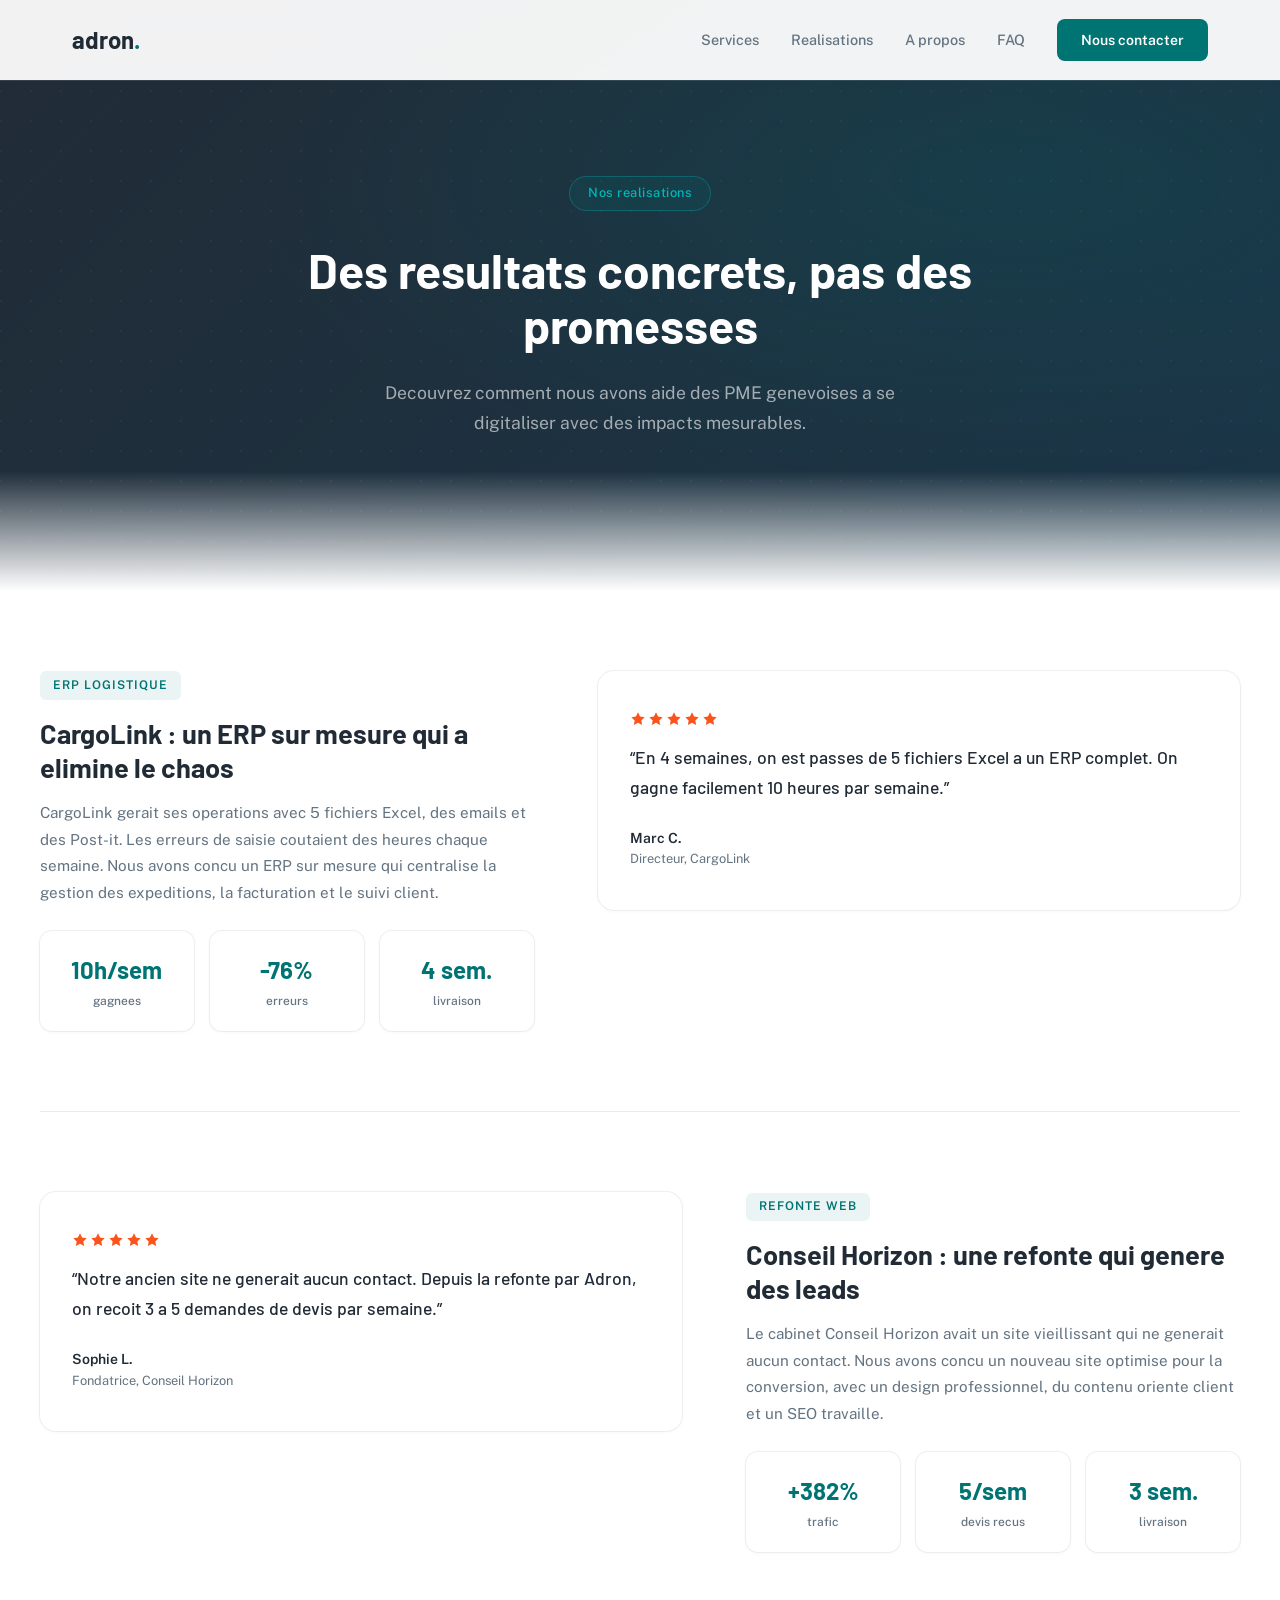
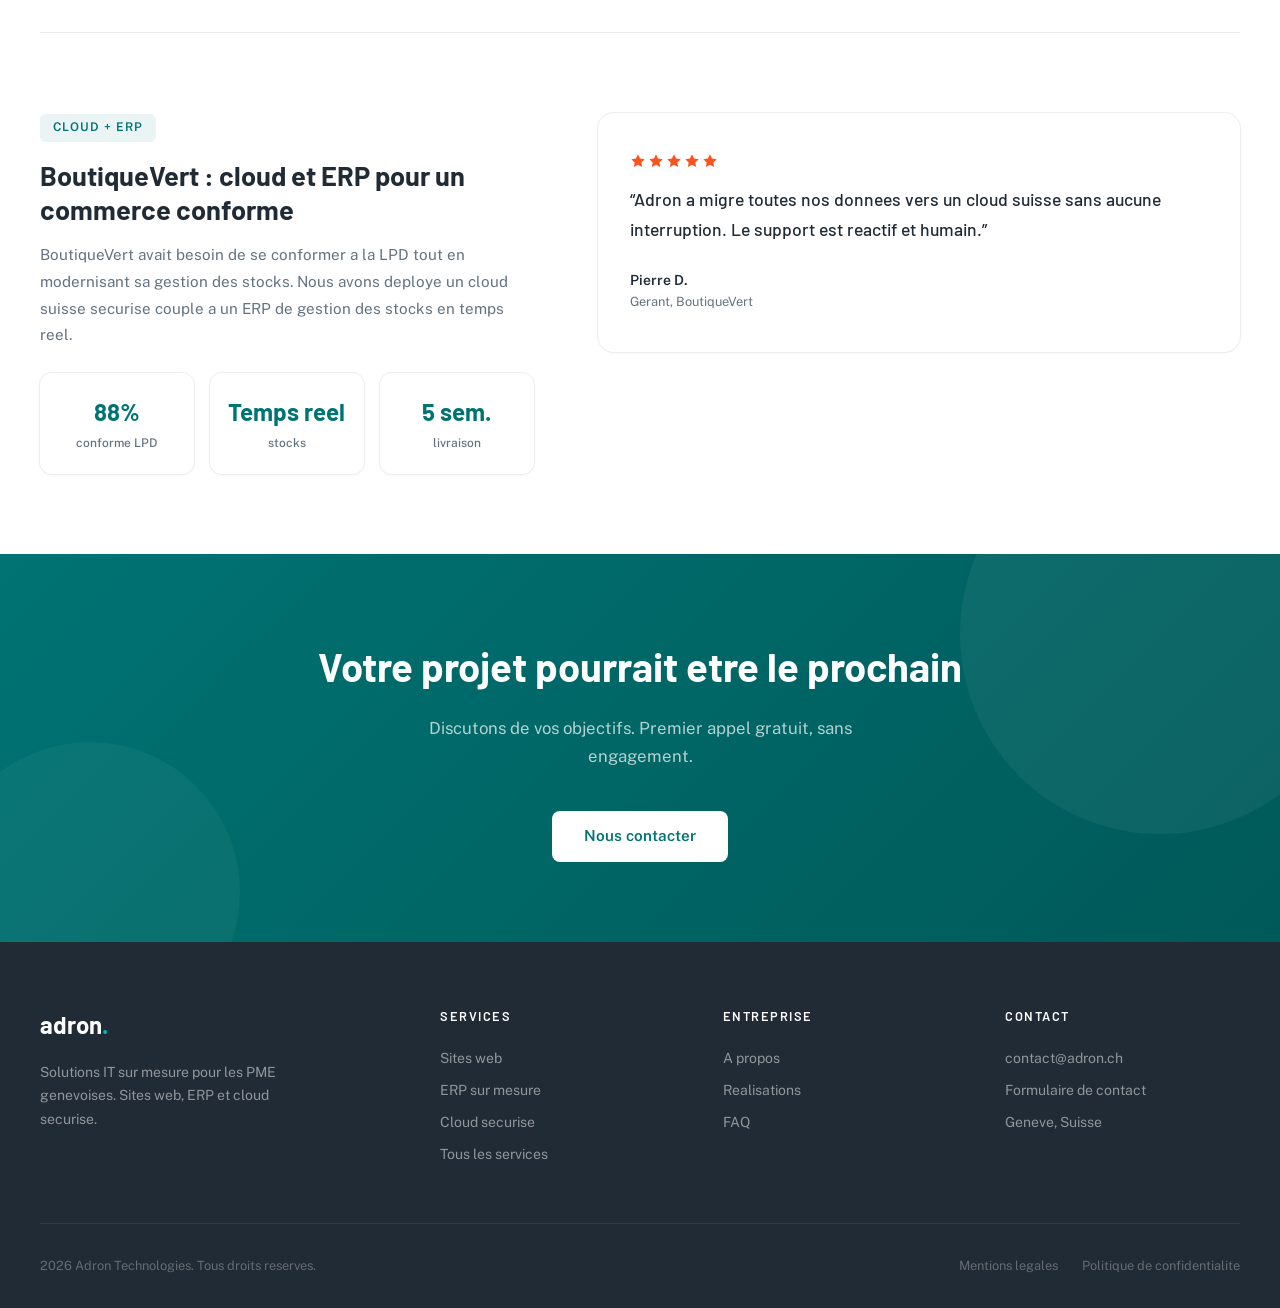
<file: realisations.html>
<!DOCTYPE html>
<html lang="fr">
<head>
  <meta charset="UTF-8">
  <meta name="viewport" content="width=device-width, initial-scale=1.0">
  <title>Realisations — Adron Technologies</title>
  <meta name="description" content="Etudes de cas et resultats concrets de nos projets IT pour les PME genevoises.">
  <link href="https://fonts.googleapis.com/css2?family=Barlow:wght@400;500;600;700&family=Public+Sans:wght@300;400;500;600;700&display=swap" rel="stylesheet">
  <link rel="stylesheet" href="assets/css/variables.css">
  <link rel="stylesheet" href="assets/css/style.css">
  <link rel="stylesheet" href="assets/css/animations.css">
  <style>
    /* CASE STUDY */
    .case { display: grid; grid-template-columns: 1fr 1.3fr; gap: 4rem; align-items: start; margin-bottom: 5rem; }
    .case:last-child { margin-bottom: 0; }
    .case.reversed { direction: rtl; }
    .case.reversed > * { direction: ltr; }
    .case-tag { display: inline-block; padding: 0.3rem 0.8rem; background: rgba(0,115,115,0.08); border-radius: 6px; color: var(--teal); font-size: 0.75rem; font-weight: 600; text-transform: uppercase; letter-spacing: 1px; margin-bottom: 1rem; }
    .case-info h3 { font-family: var(--font-display); font-weight: 700; font-size: clamp(1.3rem, 2.5vw, 1.7rem); line-height: 1.25; margin-bottom: 1rem; }
    .case-info p { color: var(--dark-3); line-height: 1.75; font-size: 0.95rem; margin-bottom: 1.5rem; }
    .case-metrics { display: grid; grid-template-columns: repeat(3, 1fr); gap: 1rem; }
    .case-metric { border-radius: var(--radius); padding: 1.25rem 1rem; text-align: center; transition: var(--transition); box-shadow: var(--card-shadow); }
    .case-metric:hover { box-shadow: var(--card-shadow-hover); transform: translateY(-2px); }
    .case-metric-value { font-family: var(--font-display); font-weight: 700; font-size: 1.5rem; color: var(--teal); margin-bottom: 0.2rem; }
    .case-metric-label { font-size: 0.75rem; color: var(--dark-3); font-weight: 500; }
    .case-quote { border-radius: var(--radius-lg); padding: 2.5rem 2rem; display: flex; flex-direction: column; justify-content: center; transition: var(--transition); box-shadow: var(--card-shadow); }
    .case-quote:hover { box-shadow: var(--card-shadow-hover); transform: translateY(-2px); }
    .case-quote-text { font-size: 1.1rem; color: var(--dark); line-height: 1.7; margin-bottom: 1.5rem; font-family: var(--font-display); font-weight: 500; }
    .case-quote-text::before { content: '\201C'; }
    .case-quote-text::after { content: '\201D'; }
    .case-quote-stars { display: flex; gap: 2px; margin-bottom: 1rem; }
    .star-svg { width: 16px; height: 16px; fill: var(--orange); }
    .case-quote-author { font-weight: 600; font-size: 0.875rem; }
    .case-quote-role { font-size: 0.8rem; color: var(--dark-3); }
    .case-divider { height: 1px; background: var(--border); margin: 0 0 5rem; }

    @media (max-width: 968px) {
      .case, .case.reversed { grid-template-columns: 1fr; direction: ltr; gap: 2rem; }
      .case-metrics { grid-template-columns: repeat(3, 1fr); }
    }
    @media (max-width: 600px) {
      .case-metrics { grid-template-columns: 1fr; }
    }
  </style>
</head>
<body>

  <nav class="nav">
    <div class="nav-inner">
      <a href="index.html" class="nav-logo">adron<span>.</span></a>
      <div class="nav-links">
        <a href="services.html">Services</a>
        <a href="realisations.html">Realisations</a>
        <a href="apropos.html">A propos</a>
        <a href="faq.html">FAQ</a>
        <a href="contact.html" class="nav-cta">Nous contacter</a>
      </div>
      <button class="nav-mobile-toggle" aria-label="Menu" aria-expanded="false"><span></span><span></span><span></span></button>
    </div>
  </nav>
  <div class="nav-mobile-menu">
    <a href="services.html">Services</a>
    <a href="realisations.html">Realisations</a>
    <a href="apropos.html">A propos</a>
    <a href="faq.html">FAQ</a>
    <a href="contact.html" class="nav-cta">Nous contacter</a>
  </div>

  <section class="hero">
    <div class="hero-decoration" aria-hidden="true"></div>
    <div class="hero-inner">
      <div class="hero-badge">Nos realisations</div>
      <h1>Des resultats concrets, pas des promesses</h1>
      <p>Decouvrez comment nous avons aide des PME genevoises a se digitaliser avec des impacts mesurables.</p>
    </div>
  </section>

  <section class="section">
    <div class="section-inner">

      <!-- CASE 1: CargoLink -->
      <div class="case" data-anim>
        <div class="case-info">
          <div class="case-tag">ERP Logistique</div>
          <h3>CargoLink : un ERP sur mesure qui a elimine le chaos</h3>
          <p>CargoLink gerait ses operations avec 5 fichiers Excel, des emails et des Post-it. Les erreurs de saisie coutaient des heures chaque semaine. Nous avons concu un ERP sur mesure qui centralise la gestion des expeditions, la facturation et le suivi client.</p>
          <div class="case-metrics">
            <div class="case-metric">
              <div class="case-metric-value">10h/sem</div>
              <div class="case-metric-label">gagnees</div>
            </div>
            <div class="case-metric">
              <div class="case-metric-value">-80%</div>
              <div class="case-metric-label">erreurs</div>
            </div>
            <div class="case-metric">
              <div class="case-metric-value">4 sem.</div>
              <div class="case-metric-label">livraison</div>
            </div>
          </div>
        </div>
        <div class="case-quote">
          <div class="case-quote-stars">
            <svg class="star-svg" viewBox="0 0 24 24"><polygon points="12 2 15.09 8.26 22 9.27 17 14.14 18.18 21.02 12 17.77 5.82 21.02 7 14.14 2 9.27 8.91 8.26 12 2"/></svg>
            <svg class="star-svg" viewBox="0 0 24 24"><polygon points="12 2 15.09 8.26 22 9.27 17 14.14 18.18 21.02 12 17.77 5.82 21.02 7 14.14 2 9.27 8.91 8.26 12 2"/></svg>
            <svg class="star-svg" viewBox="0 0 24 24"><polygon points="12 2 15.09 8.26 22 9.27 17 14.14 18.18 21.02 12 17.77 5.82 21.02 7 14.14 2 9.27 8.91 8.26 12 2"/></svg>
            <svg class="star-svg" viewBox="0 0 24 24"><polygon points="12 2 15.09 8.26 22 9.27 17 14.14 18.18 21.02 12 17.77 5.82 21.02 7 14.14 2 9.27 8.91 8.26 12 2"/></svg>
            <svg class="star-svg" viewBox="0 0 24 24"><polygon points="12 2 15.09 8.26 22 9.27 17 14.14 18.18 21.02 12 17.77 5.82 21.02 7 14.14 2 9.27 8.91 8.26 12 2"/></svg>
          </div>
          <p class="case-quote-text">En 4 semaines, on est passes de 5 fichiers Excel a un ERP complet. On gagne facilement 10 heures par semaine.</p>
          <div class="case-quote-author">Marc C.</div>
          <div class="case-quote-role">Directeur, CargoLink</div>
        </div>
      </div>

      <div class="case-divider"></div>

      <!-- CASE 2: Conseil Horizon -->
      <div class="case reversed" data-anim>
        <div class="case-info">
          <div class="case-tag">Refonte web</div>
          <h3>Conseil Horizon : une refonte qui genere des leads</h3>
          <p>Le cabinet Conseil Horizon avait un site vieillissant qui ne generait aucun contact. Nous avons concu un nouveau site optimise pour la conversion, avec un design professionnel, du contenu oriente client et un SEO travaille.</p>
          <div class="case-metrics">
            <div class="case-metric">
              <div class="case-metric-value">+400%</div>
              <div class="case-metric-label">trafic</div>
            </div>
            <div class="case-metric">
              <div class="case-metric-value">5/sem</div>
              <div class="case-metric-label">devis recus</div>
            </div>
            <div class="case-metric">
              <div class="case-metric-value">3 sem.</div>
              <div class="case-metric-label">livraison</div>
            </div>
          </div>
        </div>
        <div class="case-quote">
          <div class="case-quote-stars">
            <svg class="star-svg" viewBox="0 0 24 24"><polygon points="12 2 15.09 8.26 22 9.27 17 14.14 18.18 21.02 12 17.77 5.82 21.02 7 14.14 2 9.27 8.91 8.26 12 2"/></svg>
            <svg class="star-svg" viewBox="0 0 24 24"><polygon points="12 2 15.09 8.26 22 9.27 17 14.14 18.18 21.02 12 17.77 5.82 21.02 7 14.14 2 9.27 8.91 8.26 12 2"/></svg>
            <svg class="star-svg" viewBox="0 0 24 24"><polygon points="12 2 15.09 8.26 22 9.27 17 14.14 18.18 21.02 12 17.77 5.82 21.02 7 14.14 2 9.27 8.91 8.26 12 2"/></svg>
            <svg class="star-svg" viewBox="0 0 24 24"><polygon points="12 2 15.09 8.26 22 9.27 17 14.14 18.18 21.02 12 17.77 5.82 21.02 7 14.14 2 9.27 8.91 8.26 12 2"/></svg>
            <svg class="star-svg" viewBox="0 0 24 24"><polygon points="12 2 15.09 8.26 22 9.27 17 14.14 18.18 21.02 12 17.77 5.82 21.02 7 14.14 2 9.27 8.91 8.26 12 2"/></svg>
          </div>
          <p class="case-quote-text">Notre ancien site ne generait aucun contact. Depuis la refonte par Adron, on recoit 3 a 5 demandes de devis par semaine.</p>
          <div class="case-quote-author">Sophie L.</div>
          <div class="case-quote-role">Fondatrice, Conseil Horizon</div>
        </div>
      </div>

      <div class="case-divider"></div>

      <!-- CASE 3: BoutiqueVert -->
      <div class="case" data-anim>
        <div class="case-info">
          <div class="case-tag">Cloud + ERP</div>
          <h3>BoutiqueVert : cloud et ERP pour un commerce conforme</h3>
          <p>BoutiqueVert avait besoin de se conformer a la LPD tout en modernisant sa gestion des stocks. Nous avons deploye un cloud suisse securise couple a un ERP de gestion des stocks en temps reel.</p>
          <div class="case-metrics">
            <div class="case-metric">
              <div class="case-metric-value">100%</div>
              <div class="case-metric-label">conforme LPD</div>
            </div>
            <div class="case-metric">
              <div class="case-metric-value">Temps reel</div>
              <div class="case-metric-label">stocks</div>
            </div>
            <div class="case-metric">
              <div class="case-metric-value">6 sem.</div>
              <div class="case-metric-label">livraison</div>
            </div>
          </div>
        </div>
        <div class="case-quote">
          <div class="case-quote-stars">
            <svg class="star-svg" viewBox="0 0 24 24"><polygon points="12 2 15.09 8.26 22 9.27 17 14.14 18.18 21.02 12 17.77 5.82 21.02 7 14.14 2 9.27 8.91 8.26 12 2"/></svg>
            <svg class="star-svg" viewBox="0 0 24 24"><polygon points="12 2 15.09 8.26 22 9.27 17 14.14 18.18 21.02 12 17.77 5.82 21.02 7 14.14 2 9.27 8.91 8.26 12 2"/></svg>
            <svg class="star-svg" viewBox="0 0 24 24"><polygon points="12 2 15.09 8.26 22 9.27 17 14.14 18.18 21.02 12 17.77 5.82 21.02 7 14.14 2 9.27 8.91 8.26 12 2"/></svg>
            <svg class="star-svg" viewBox="0 0 24 24"><polygon points="12 2 15.09 8.26 22 9.27 17 14.14 18.18 21.02 12 17.77 5.82 21.02 7 14.14 2 9.27 8.91 8.26 12 2"/></svg>
            <svg class="star-svg" viewBox="0 0 24 24"><polygon points="12 2 15.09 8.26 22 9.27 17 14.14 18.18 21.02 12 17.77 5.82 21.02 7 14.14 2 9.27 8.91 8.26 12 2"/></svg>
          </div>
          <p class="case-quote-text">Adron a migre toutes nos donnees vers un cloud suisse sans aucune interruption. Le support est reactif et humain.</p>
          <div class="case-quote-author">Pierre D.</div>
          <div class="case-quote-role">Gerant, BoutiqueVert</div>
        </div>
      </div>

    </div>
  </section>

  <section class="cta-section" data-anim>
    <div class="cta-inner">
      <h2>Votre projet pourrait etre le prochain</h2>
      <p>Discutons de vos objectifs. Premier appel gratuit, sans engagement.</p>
      <a href="contact.html" class="btn-white">Nous contacter</a>
    </div>
  </section>

  <footer class="footer">
    <div class="footer-inner">
      <div class="footer-grid">
        <div>
          <div class="footer-brand">adron<span>.</span></div>
          <p class="footer-desc">Solutions IT sur mesure pour les PME genevoises. Sites web, ERP et cloud securise.</p>
        </div>
        <div class="footer-col">
          <h4>Services</h4>
          <a href="web.html">Sites web</a>
          <a href="erp.html">ERP sur mesure</a>
          <a href="cloud.html">Cloud securise</a>
          <a href="services.html">Tous les services</a>
        </div>
        <div class="footer-col">
          <h4>Entreprise</h4>
          <a href="apropos.html">A propos</a>
          <a href="realisations.html">Realisations</a>
          <a href="faq.html">FAQ</a>
        </div>
        <div class="footer-col">
          <h4>Contact</h4>
          <a href="mailto:contact@adron.ch">contact@adron.ch</a>
          <a href="contact.html">Formulaire de contact</a>
          <a>Geneve, Suisse</a>
        </div>
      </div>
      <div class="footer-bottom">
        <div class="footer-copy">2026 Adron Technologies. Tous droits reserves.</div>
        <div class="footer-legal">
          <a href="#">Mentions legales</a>
          <a href="#">Politique de confidentialite</a>
        </div>
      </div>
    </div>
  </footer>

  <script src="assets/js/animations.js" defer></script>

</body>
</html>
</file>
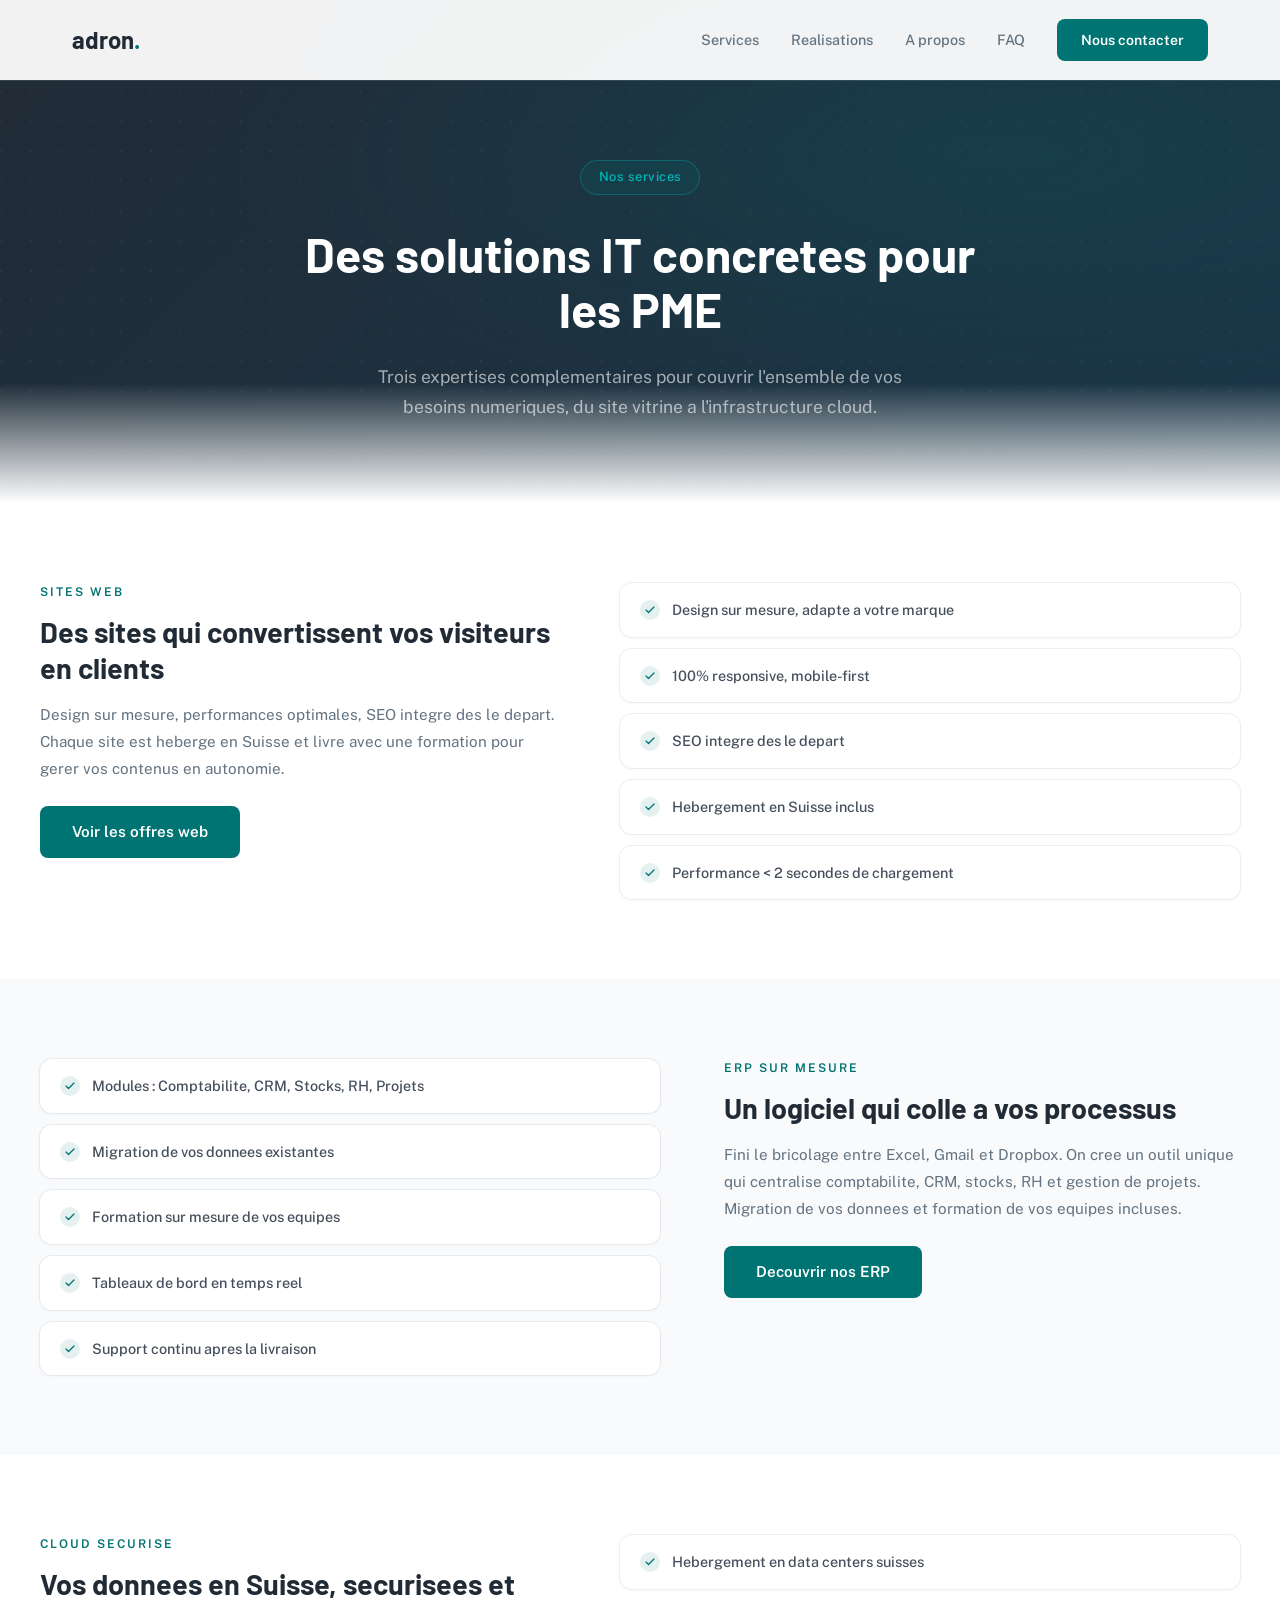
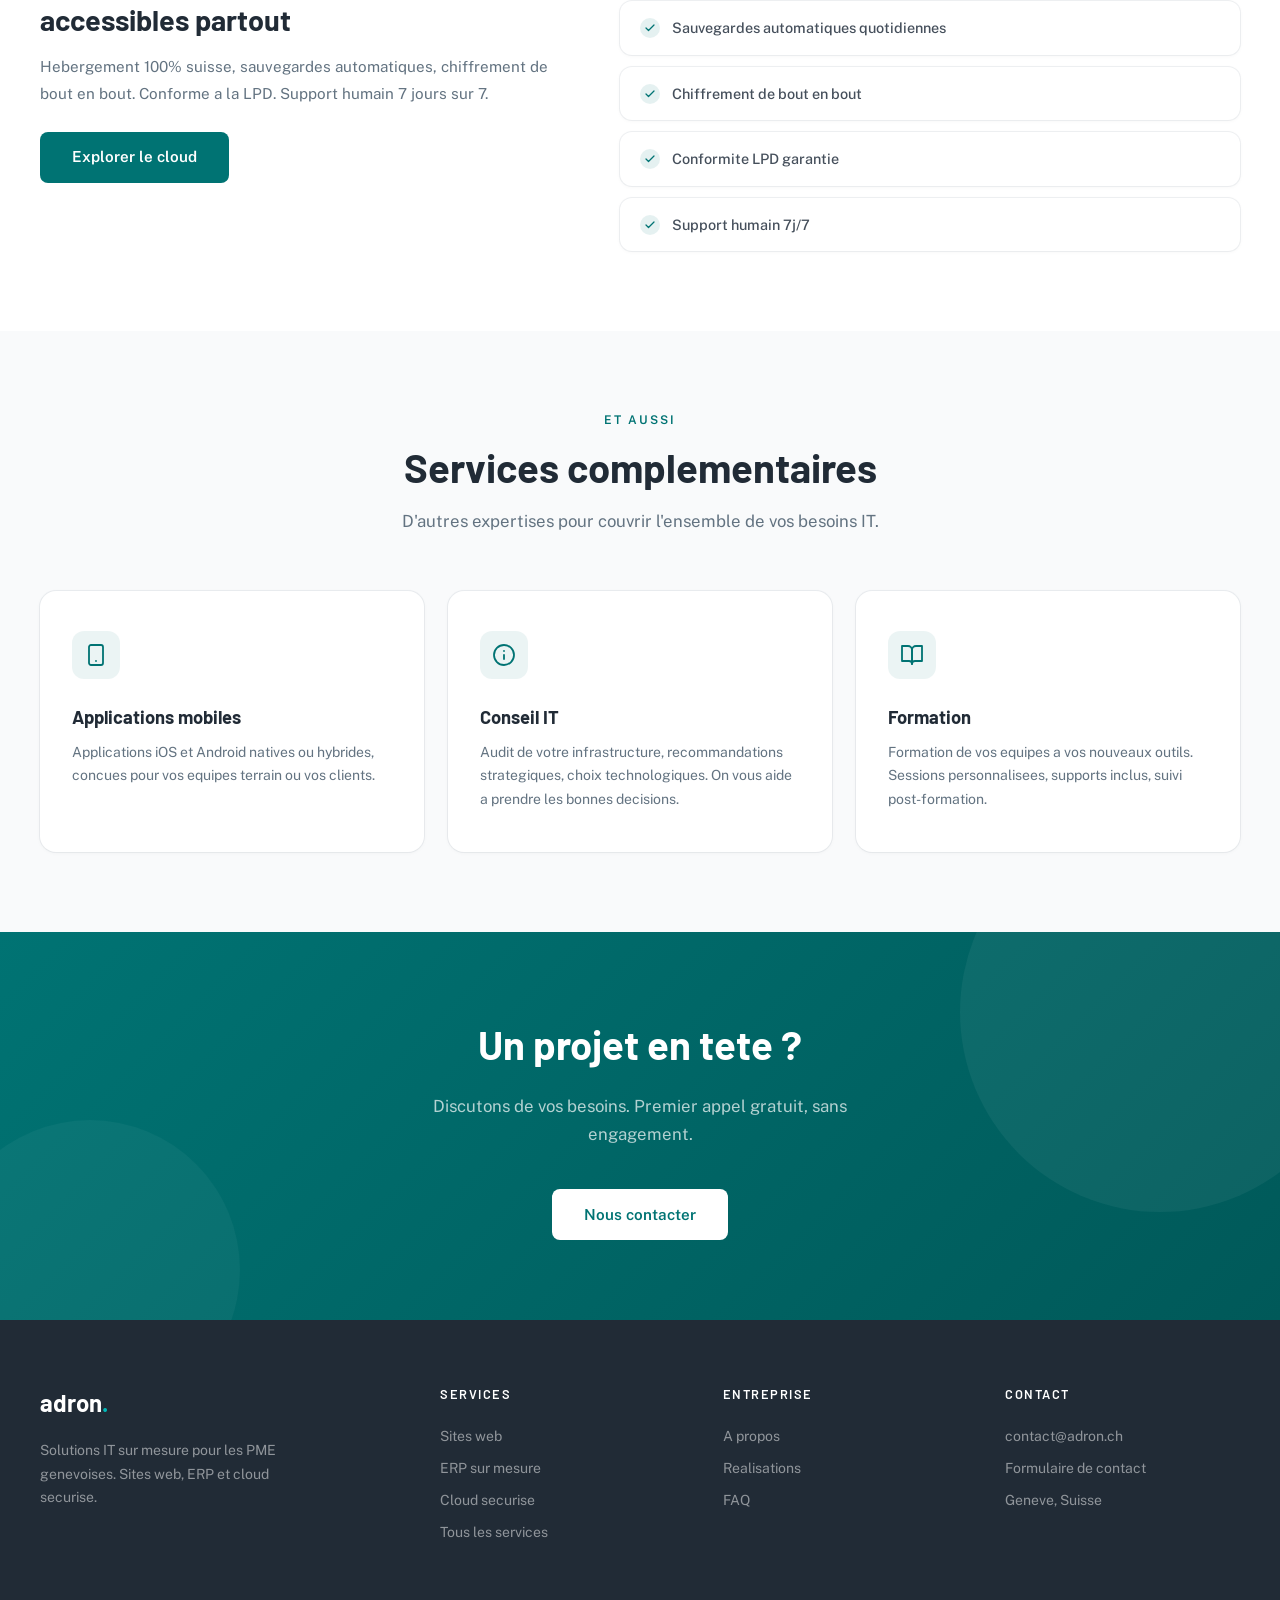
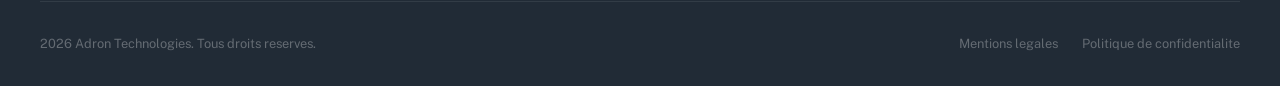
<file: services.html>
<!DOCTYPE html>
<html lang="fr">
<head>
  <meta charset="UTF-8">
  <meta name="viewport" content="width=device-width, initial-scale=1.0">
  <title>Services — Adron Technologies</title>
  <meta name="description" content="Sites web, ERP sur mesure et cloud securise. Des solutions IT concretes pour les PME genevoises.">
  <link href="https://fonts.googleapis.com/css2?family=Barlow:wght@400;500;600;700&family=Public+Sans:wght@300;400;500;600;700&display=swap" rel="stylesheet">
  <link rel="stylesheet" href="assets/css/variables.css">
  <link rel="stylesheet" href="assets/css/style.css">
  <link rel="stylesheet" href="assets/css/animations.css">
  <style>
    /* services-specific */
    .hero { padding: 10rem 2rem 5rem; }
    .hero p { margin: 0 auto; }

    .service-row { display: grid; grid-template-columns: 1fr 1.2fr; gap: 4rem; align-items: start; margin-bottom: 5rem; }
    .service-row:last-child { margin-bottom: 0; }
    .service-row.reversed { direction: rtl; }
    .service-row.reversed > * { direction: ltr; }
    .service-row-label { font-size: 0.75rem; font-weight: 600; text-transform: uppercase; letter-spacing: 2px; color: var(--teal); margin-bottom: 0.75rem; }
    .service-row h3 { font-family: var(--font-display); font-weight: 700; font-size: clamp(1.4rem, 2.5vw, 1.8rem); line-height: 1.25; margin-bottom: 1rem; }
    .service-row > div > p { color: var(--dark-3); line-height: 1.75; margin-bottom: 1.5rem; font-size: 0.95rem; }

    .feature-list { display: flex; flex-direction: column; gap: 0.75rem; }
    .feature-item { display: flex; align-items: flex-start; gap: 0.75rem; padding: 1rem 1.25rem; background: var(--white); border-radius: var(--radius); box-shadow: var(--card-shadow); transition: var(--transition); }
    .feature-item:hover { box-shadow: var(--card-shadow-hover); }
    .feature-check { width: 20px; height: 20px; border-radius: 50%; background: rgba(0,115,115,0.1); display: flex; align-items: center; justify-content: center; flex-shrink: 0; margin-top: 1px; }
    .feature-check svg { width: 12px; height: 12px; stroke: var(--teal); fill: none; stroke-width: 2.5; stroke-linecap: round; stroke-linejoin: round; }
    .feature-item span { font-size: 0.9rem; color: var(--dark-2); font-weight: 500; line-height: 1.5; }

    .comp-grid { display: grid; grid-template-columns: repeat(3, 1fr); gap: 1.5rem; }
    .comp-card { border-radius: var(--radius-lg); padding: 2.5rem 2rem; transition: var(--transition); background: var(--white); box-shadow: var(--card-shadow); }
    .comp-card:hover { box-shadow: var(--card-shadow-hover); transform: translateY(-2px); }
    .comp-icon { width: 48px; height: 48px; border-radius: 12px; background: rgba(0,115,115,0.08); display: flex; align-items: center; justify-content: center; margin-bottom: 1.5rem; }
    .comp-icon svg { width: 24px; height: 24px; stroke: var(--teal); fill: none; stroke-width: 1.8; stroke-linecap: round; stroke-linejoin: round; }
    .comp-card h3 { font-family: var(--font-display); font-weight: 700; font-size: 1.15rem; margin-bottom: 0.5rem; }
    .comp-card p { font-size: 0.875rem; color: var(--dark-3); line-height: 1.7; }

    @media (max-width: 968px) {
      .service-row, .service-row.reversed { grid-template-columns: 1fr; direction: ltr; gap: 2rem; }
      .comp-grid { grid-template-columns: 1fr; max-width: 480px; margin: 0 auto; }
    }
  </style>
</head>
<body>

  <nav class="nav">
    <div class="nav-inner">
      <a href="index.html" class="nav-logo">adron<span>.</span></a>
      <div class="nav-links">
        <a href="services.html">Services</a>
        <a href="realisations.html">Realisations</a>
        <a href="apropos.html">A propos</a>
        <a href="faq.html">FAQ</a>
        <a href="contact.html" class="nav-cta">Nous contacter</a>
      </div>
      <button class="nav-mobile-toggle" aria-label="Menu" aria-expanded="false"><span></span><span></span><span></span></button>
    </div>
  </nav>
  <div class="nav-mobile-menu">
    <a href="services.html">Services</a>
    <a href="realisations.html">Realisations</a>
    <a href="apropos.html">A propos</a>
    <a href="faq.html">FAQ</a>
    <a href="contact.html" class="nav-cta">Nous contacter</a>
  </div>

  <section class="hero">
    <div class="hero-decoration" aria-hidden="true"></div>
    <div class="hero-inner">
      <div class="hero-badge">Nos services</div>
      <h1>Des solutions IT concretes pour les PME</h1>
      <p>Trois expertises complementaires pour couvrir l'ensemble de vos besoins numeriques, du site vitrine a l'infrastructure cloud.</p>
    </div>
  </section>

  <!-- WEB -->
  <section class="section">
    <div class="section-inner">
      <div class="service-row" data-anim>
        <div>
          <div class="service-row-label">Sites web</div>
          <h3>Des sites qui convertissent vos visiteurs en clients</h3>
          <p>Design sur mesure, performances optimales, SEO integre des le depart. Chaque site est heberge en Suisse et livre avec une formation pour gerer vos contenus en autonomie.</p>
          <a href="web.html" class="btn-teal">Voir les offres web</a>
        </div>
        <div class="feature-list">
          <div class="feature-item"><div class="feature-check"><svg viewBox="0 0 24 24"><polyline points="20 6 9 17 4 12"/></svg></div><span>Design sur mesure, adapte a votre marque</span></div>
          <div class="feature-item"><div class="feature-check"><svg viewBox="0 0 24 24"><polyline points="20 6 9 17 4 12"/></svg></div><span>100% responsive, mobile-first</span></div>
          <div class="feature-item"><div class="feature-check"><svg viewBox="0 0 24 24"><polyline points="20 6 9 17 4 12"/></svg></div><span>SEO integre des le depart</span></div>
          <div class="feature-item"><div class="feature-check"><svg viewBox="0 0 24 24"><polyline points="20 6 9 17 4 12"/></svg></div><span>Hebergement en Suisse inclus</span></div>
          <div class="feature-item"><div class="feature-check"><svg viewBox="0 0 24 24"><polyline points="20 6 9 17 4 12"/></svg></div><span>Performance &lt; 2 secondes de chargement</span></div>
        </div>
      </div>
    </div>
  </section>

  <!-- ERP -->
  <section class="section section-gray">
    <div class="section-inner">
      <div class="service-row reversed" data-anim>
        <div>
          <div class="service-row-label">ERP sur mesure</div>
          <h3>Un logiciel qui colle a vos processus</h3>
          <p>Fini le bricolage entre Excel, Gmail et Dropbox. On cree un outil unique qui centralise comptabilite, CRM, stocks, RH et gestion de projets. Migration de vos donnees et formation de vos equipes incluses.</p>
          <a href="erp.html" class="btn-teal">Decouvrir nos ERP</a>
        </div>
        <div class="feature-list">
          <div class="feature-item"><div class="feature-check"><svg viewBox="0 0 24 24"><polyline points="20 6 9 17 4 12"/></svg></div><span>Modules : Comptabilite, CRM, Stocks, RH, Projets</span></div>
          <div class="feature-item"><div class="feature-check"><svg viewBox="0 0 24 24"><polyline points="20 6 9 17 4 12"/></svg></div><span>Migration de vos donnees existantes</span></div>
          <div class="feature-item"><div class="feature-check"><svg viewBox="0 0 24 24"><polyline points="20 6 9 17 4 12"/></svg></div><span>Formation sur mesure de vos equipes</span></div>
          <div class="feature-item"><div class="feature-check"><svg viewBox="0 0 24 24"><polyline points="20 6 9 17 4 12"/></svg></div><span>Tableaux de bord en temps reel</span></div>
          <div class="feature-item"><div class="feature-check"><svg viewBox="0 0 24 24"><polyline points="20 6 9 17 4 12"/></svg></div><span>Support continu apres la livraison</span></div>
        </div>
      </div>
    </div>
  </section>

  <!-- CLOUD -->
  <section class="section">
    <div class="section-inner">
      <div class="service-row" data-anim>
        <div>
          <div class="service-row-label">Cloud securise</div>
          <h3>Vos donnees en Suisse, securisees et accessibles partout</h3>
          <p>Hebergement 100% suisse, sauvegardes automatiques, chiffrement de bout en bout. Conforme a la LPD. Support humain 7 jours sur 7.</p>
          <a href="cloud.html" class="btn-teal">Explorer le cloud</a>
        </div>
        <div class="feature-list">
          <div class="feature-item"><div class="feature-check"><svg viewBox="0 0 24 24"><polyline points="20 6 9 17 4 12"/></svg></div><span>Hebergement en data centers suisses</span></div>
          <div class="feature-item"><div class="feature-check"><svg viewBox="0 0 24 24"><polyline points="20 6 9 17 4 12"/></svg></div><span>Sauvegardes automatiques quotidiennes</span></div>
          <div class="feature-item"><div class="feature-check"><svg viewBox="0 0 24 24"><polyline points="20 6 9 17 4 12"/></svg></div><span>Chiffrement de bout en bout</span></div>
          <div class="feature-item"><div class="feature-check"><svg viewBox="0 0 24 24"><polyline points="20 6 9 17 4 12"/></svg></div><span>Conformite LPD garantie</span></div>
          <div class="feature-item"><div class="feature-check"><svg viewBox="0 0 24 24"><polyline points="20 6 9 17 4 12"/></svg></div><span>Support humain 7j/7</span></div>
        </div>
      </div>
    </div>
  </section>

  <!-- COMPLEMENTARY -->
  <section class="section section-gray">
    <div class="section-inner">
      <div class="section-header section-header-center" data-anim>
        <div class="section-label">Et aussi</div>
        <h2 class="section-title">Services complementaires</h2>
        <p class="section-subtitle">D'autres expertises pour couvrir l'ensemble de vos besoins IT.</p>
      </div>
      <div class="comp-grid">
        <div class="comp-card" data-anim data-anim-delay="1">
          <div class="comp-icon"><svg viewBox="0 0 24 24"><rect x="5" y="2" width="14" height="20" rx="2"/><line x1="12" y1="18" x2="12" y2="18"/></svg></div>
          <h3>Applications mobiles</h3>
          <p>Applications iOS et Android natives ou hybrides, concues pour vos equipes terrain ou vos clients.</p>
        </div>
        <div class="comp-card" data-anim data-anim-delay="2">
          <div class="comp-icon"><svg viewBox="0 0 24 24"><circle cx="12" cy="12" r="10"/><line x1="12" y1="16" x2="12" y2="12"/><line x1="12" y1="8" x2="12" y2="8"/></svg></div>
          <h3>Conseil IT</h3>
          <p>Audit de votre infrastructure, recommandations strategiques, choix technologiques. On vous aide a prendre les bonnes decisions.</p>
        </div>
        <div class="comp-card" data-anim data-anim-delay="3">
          <div class="comp-icon"><svg viewBox="0 0 24 24"><path d="M2 3h6a4 4 0 014 4v14a3 3 0 00-3-3H2z"/><path d="M22 3h-6a4 4 0 00-4 4v14a3 3 0 013-3h7z"/></svg></div>
          <h3>Formation</h3>
          <p>Formation de vos equipes a vos nouveaux outils. Sessions personnalisees, supports inclus, suivi post-formation.</p>
        </div>
      </div>
    </div>
  </section>

  <section class="cta-section">
    <div class="cta-inner" data-anim>
      <h2>Un projet en tete ?</h2>
      <p>Discutons de vos besoins. Premier appel gratuit, sans engagement.</p>
      <a href="contact.html" class="btn-white">Nous contacter</a>
    </div>
  </section>

  <footer class="footer">
    <div class="footer-inner">
      <div class="footer-grid">
        <div><div class="footer-brand">adron<span>.</span></div><p class="footer-desc">Solutions IT sur mesure pour les PME genevoises. Sites web, ERP et cloud securise.</p></div>
        <div class="footer-col"><h4>Services</h4><a href="web.html">Sites web</a><a href="erp.html">ERP sur mesure</a><a href="cloud.html">Cloud securise</a><a href="services.html">Tous les services</a></div>
        <div class="footer-col"><h4>Entreprise</h4><a href="apropos.html">A propos</a><a href="realisations.html">Realisations</a><a href="faq.html">FAQ</a></div>
        <div class="footer-col"><h4>Contact</h4><a href="mailto:contact@adron.ch">contact@adron.ch</a><a href="contact.html">Formulaire de contact</a><a>Geneve, Suisse</a></div>
      </div>
      <div class="footer-bottom">
        <div class="footer-copy">2026 Adron Technologies. Tous droits reserves.</div>
        <div class="footer-legal"><a href="#">Mentions legales</a><a href="#">Politique de confidentialite</a></div>
      </div>
    </div>
  </footer>

  <script src="assets/js/animations.js" defer></script>
</body>
</html>
</file>
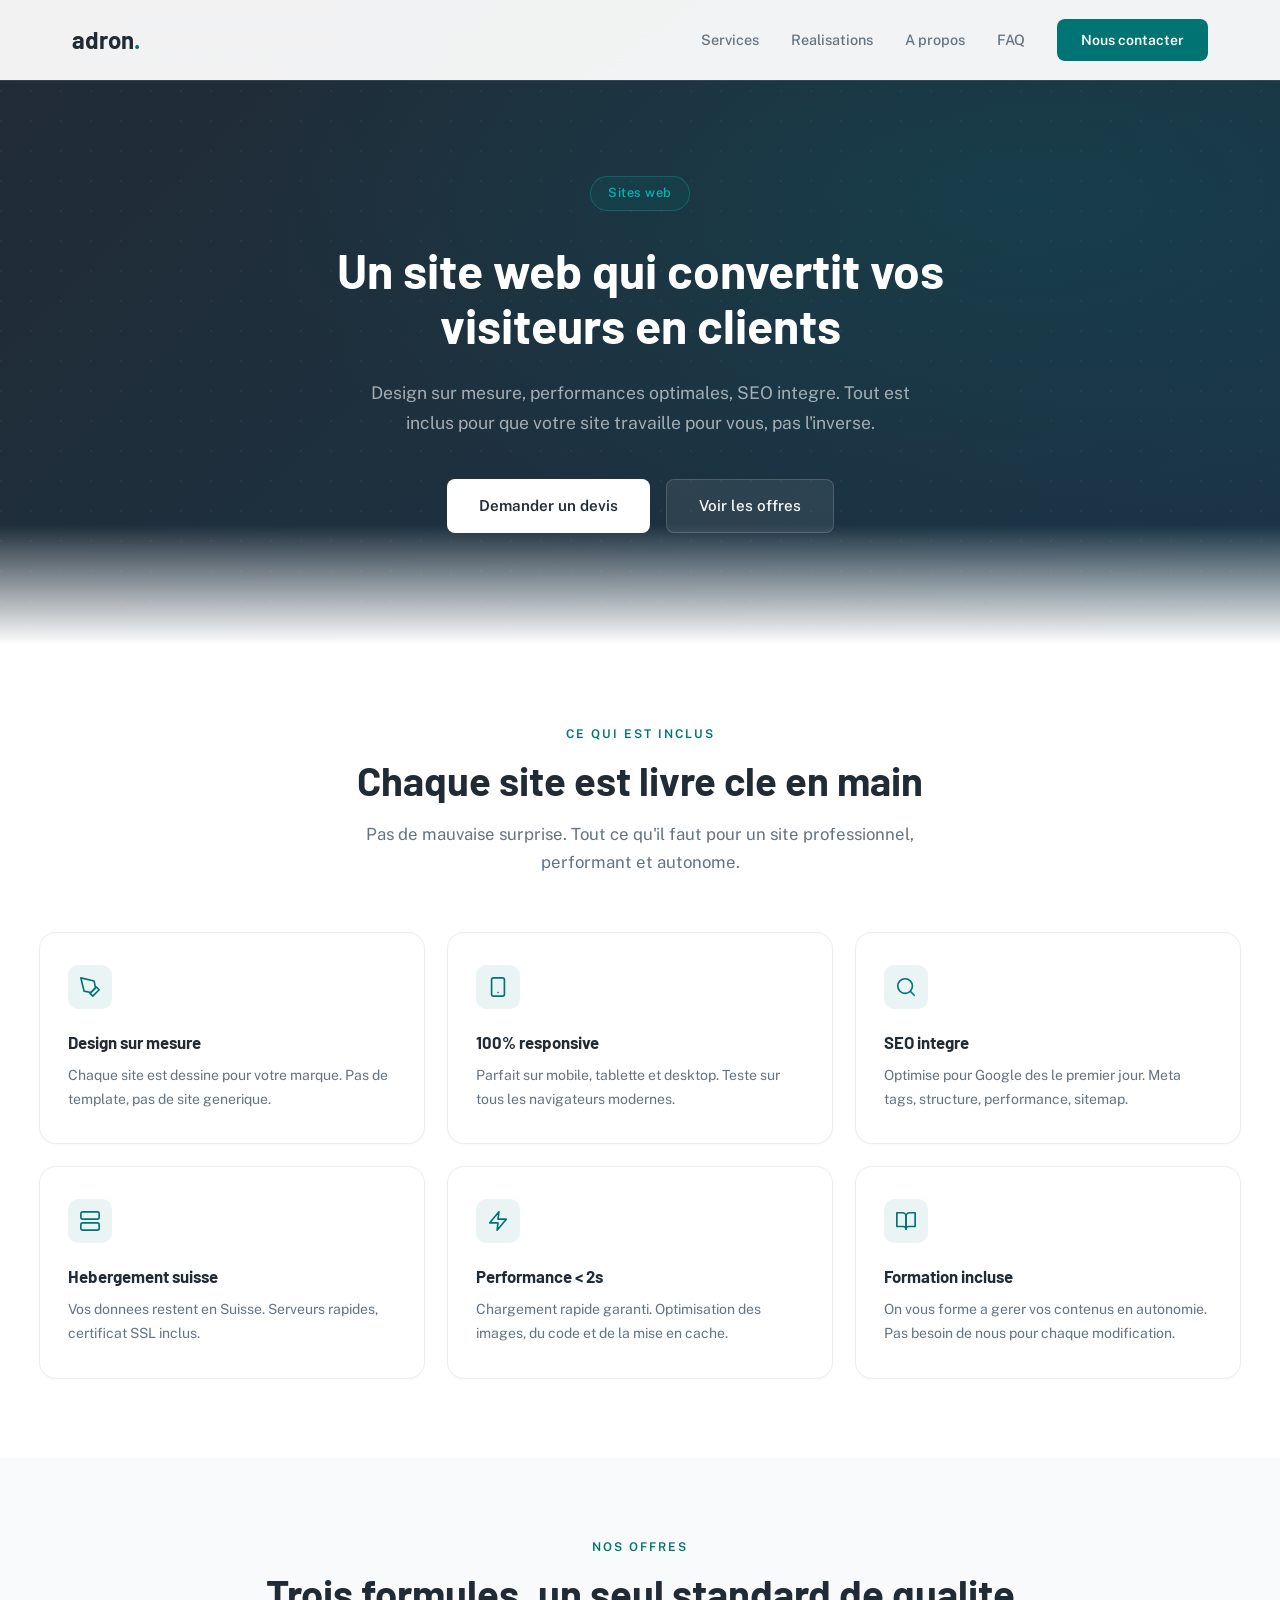
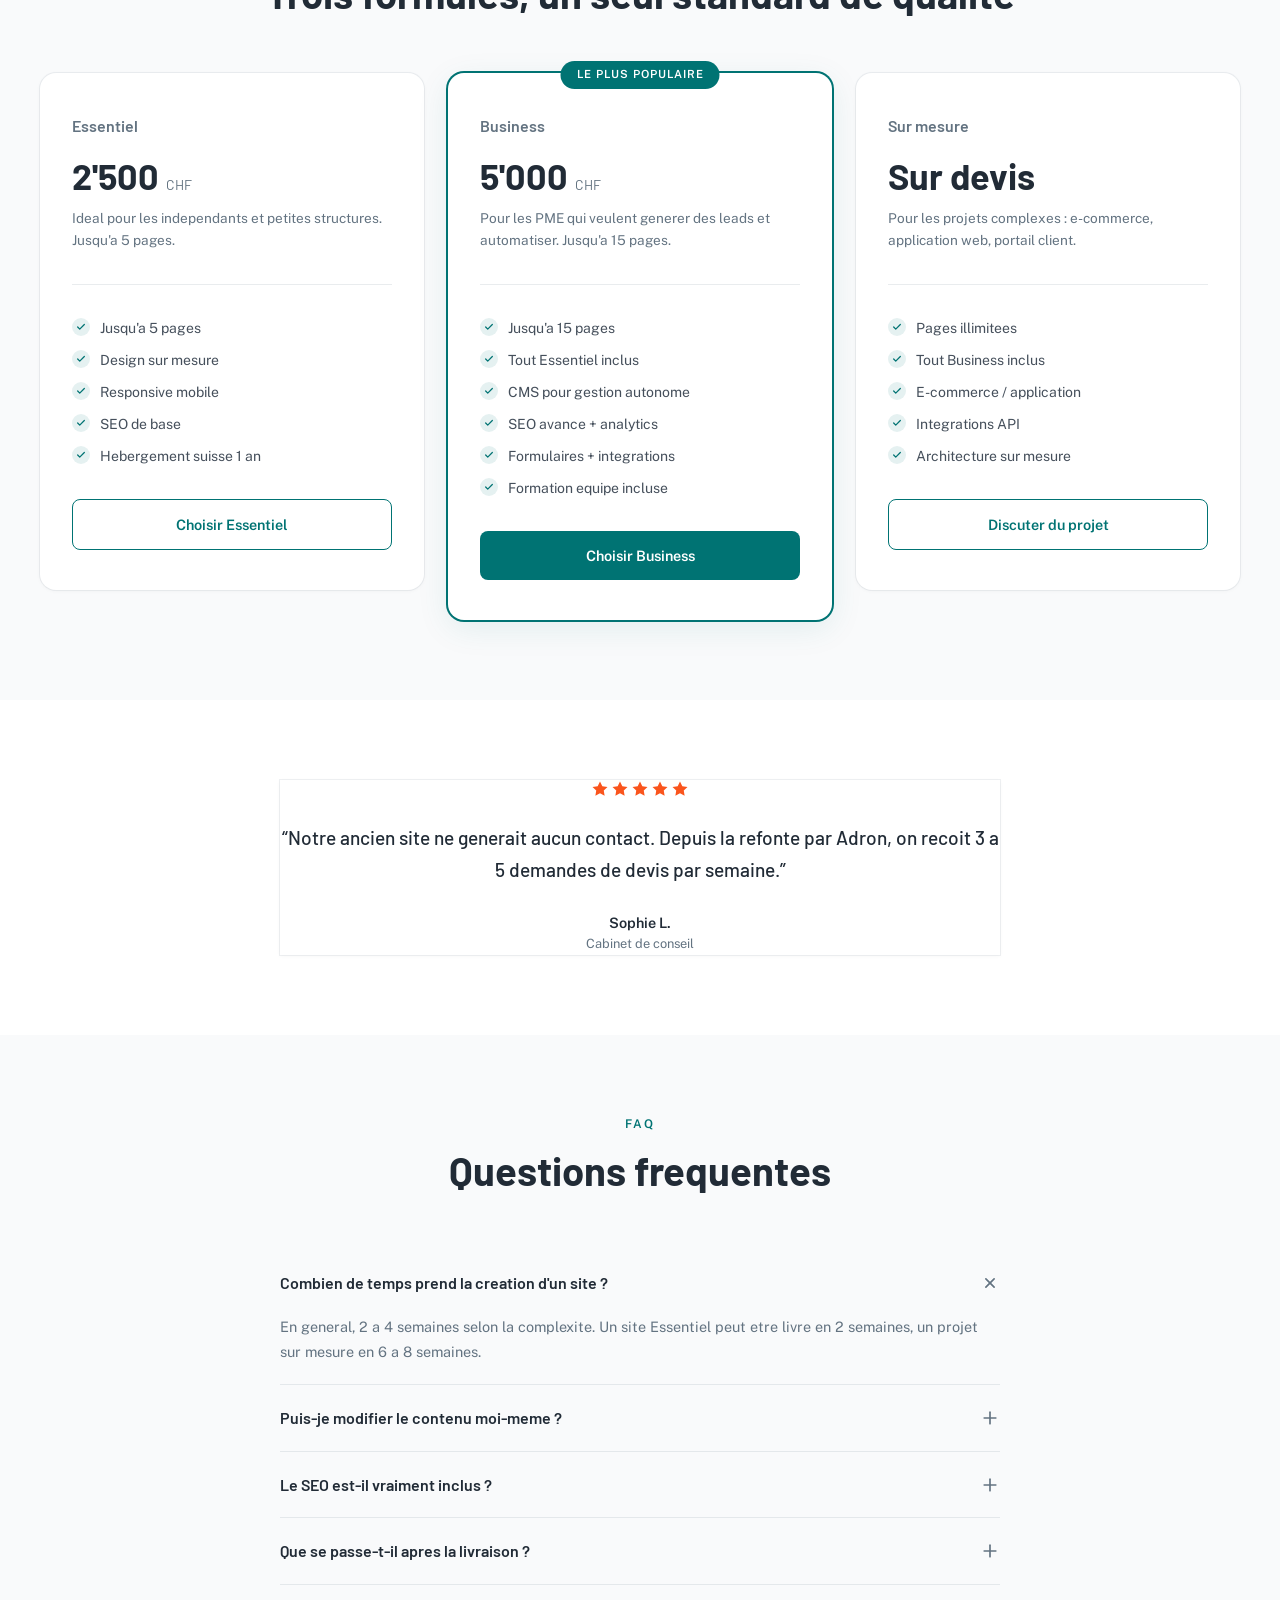
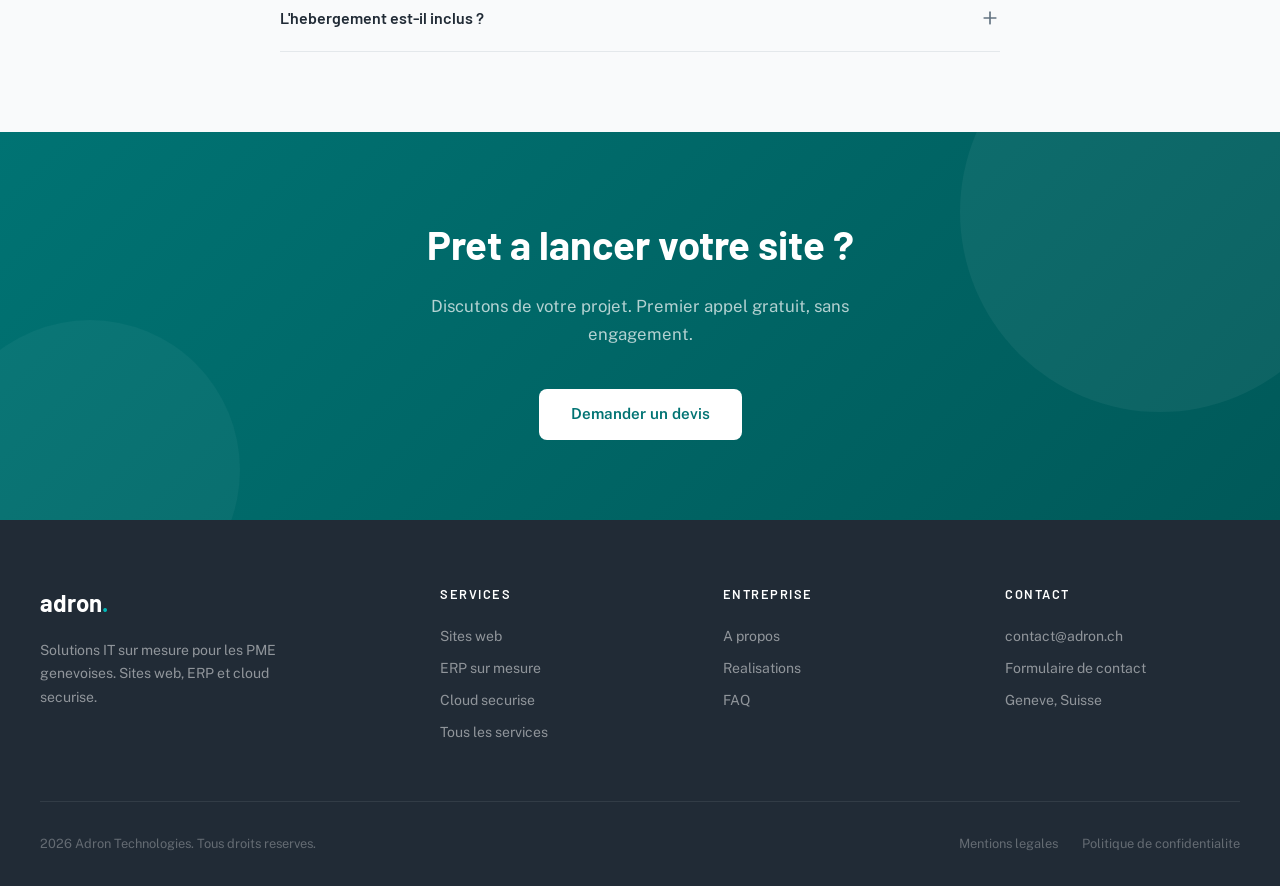
<file: web.html>
<!DOCTYPE html>
<html lang="fr">
<head>
  <meta charset="UTF-8">
  <meta name="viewport" content="width=device-width, initial-scale=1.0">
  <title>Sites web — Adron Technologies</title>
  <meta name="description" content="Sites web sur mesure pour les PME genevoises. Design, SEO, performance et hebergement suisse inclus.">
  <link href="https://fonts.googleapis.com/css2?family=Barlow:wght@400;500;600;700&family=Public+Sans:wght@300;400;500;600;700&display=swap" rel="stylesheet">
  <link rel="stylesheet" href="assets/css/variables.css">
  <link rel="stylesheet" href="assets/css/style.css">
  <link rel="stylesheet" href="assets/css/animations.css">
  <style>
    :root {
      --teal: #007373; --teal-dark: #005959; --teal-light: #00B8B8;
      --dark: #212B36; --dark-2: #454F5B; --dark-3: #637381;
      --orange: #FA541C; --white: #FFFFFF;
      --gray-50: #F9FAFB; --gray-100: #F4F6F8; --gray-200: #DFE3E8;
      --gray-300: #C4CDD5; --gray-400: #919EAB;
      --border: rgba(145,158,171,0.2);
      --font-display: 'Barlow', system-ui, sans-serif;
      --font-body: 'Public Sans', system-ui, sans-serif;
      --radius: 12px; --radius-lg: 16px;
      --card-shadow: 0 0 0 1px rgba(145,158,171,0.14), 0 1px 4px rgba(0,0,0,0.04);
      --card-shadow-hover: 0 0 0 1px rgba(0,115,115,0.2), 0 8px 32px rgba(0,115,115,0.1);
      --transition: all 0.25s cubic-bezier(0.4,0,0.2,1);
    }
    *, *::before, *::after { box-sizing: border-box; margin: 0; padding: 0; }
    html { scroll-behavior: smooth; }
    body { font-family: var(--font-body); color: var(--dark); line-height: 1.6; background: var(--white); -webkit-font-smoothing: antialiased; }
    a { text-decoration: none; color: inherit; }
    ul { list-style: none; }

    .nav { position: fixed; top: 0; left: 0; right: 0; height: 80px; background: rgba(255,255,255,0.94); backdrop-filter: blur(16px); -webkit-backdrop-filter: blur(16px); box-shadow: 0 1px 0 var(--border); z-index: 1000; display: flex; align-items: center; }
    .nav-inner { max-width: 1200px; margin: 0 auto; width: 100%; padding: 0 2rem; display: flex; align-items: center; justify-content: space-between; }
    .nav-logo { font-family: var(--font-display); font-weight: 700; font-size: 1.5rem; color: var(--dark); }
    .nav-logo span { color: var(--teal); }
    .nav-links { display: flex; gap: 2rem; align-items: center; }
    .nav-links a { font-size: 0.9rem; font-weight: 500; color: var(--dark-3); transition: var(--transition); }
    .nav-links a:hover { color: var(--teal); }
    .nav-cta { background: var(--teal) !important; color: var(--white) !important; padding: 0.6rem 1.5rem; border-radius: 8px; font-size: 0.875rem !important; font-weight: 600 !important; }
    .nav-cta:hover { background: var(--teal-dark) !important; }
    .nav-mobile-toggle { display: none; background: none; border: none; cursor: pointer; flex-direction: column; gap: 5px; padding: 4px; }
    .nav-mobile-toggle span { display: block; width: 22px; height: 2px; background: var(--dark); border-radius: 2px; }

    .hero { position: relative; background: linear-gradient(135deg, var(--dark) 0%, #1a3547 100%); padding: 11rem 2rem 7rem; overflow: hidden; }
    .hero::after { content: ''; position: absolute; bottom: 0; left: 0; right: 0; height: 120px; background: linear-gradient(to bottom, transparent, var(--white)); pointer-events: none; }
    .hero-inner { max-width: 740px; margin: 0 auto; text-align: center; position: relative; z-index: 1; }
    .hero-badge { display: inline-block; padding: 0.4rem 1.1rem; background: rgba(0,115,115,0.15); border: 1px solid rgba(0,184,184,0.3); border-radius: 100px; color: var(--teal-light); font-size: 0.8rem; font-weight: 500; letter-spacing: 0.5px; margin-bottom: 2rem; }
    .hero h1 { font-family: var(--font-display); font-weight: 700; font-size: clamp(2rem, 5vw, 3rem); color: var(--white); line-height: 1.15; margin-bottom: 1.5rem; }
    .hero p { font-size: 1.1rem; color: rgba(255,255,255,0.6); line-height: 1.75; max-width: 560px; margin: 0 auto 2.5rem; }
    .hero-actions { display: flex; gap: 1rem; justify-content: center; flex-wrap: wrap; }
    .btn-hero-primary { display: inline-flex; align-items: center; background: var(--white); color: var(--dark); padding: 0.85rem 2rem; border-radius: 8px; font-size: 0.95rem; font-weight: 600; font-family: var(--font-body); border: none; cursor: pointer; transition: var(--transition); }
    .btn-hero-primary:hover { box-shadow: 0 8px 24px rgba(0,0,0,0.15); transform: translateY(-1px); }
    .btn-ghost { display: inline-flex; align-items: center; background: rgba(255,255,255,0.08); color: var(--white); padding: 0.85rem 2rem; border-radius: 8px; font-size: 0.95rem; font-weight: 500; font-family: var(--font-body); border: 1px solid rgba(255,255,255,0.15); cursor: pointer; transition: var(--transition); }
    .btn-ghost:hover { background: rgba(255,255,255,0.15); }

    .section { padding: 5rem 2rem; }
    .section-gray { background: var(--gray-50); }
    .section-inner { max-width: 1200px; margin: 0 auto; }
    .section-label { font-size: 0.75rem; font-weight: 600; text-transform: uppercase; letter-spacing: 2px; color: var(--teal); margin-bottom: 0.75rem; }
    .section-title { font-family: var(--font-display); font-weight: 700; font-size: clamp(1.8rem, 3.5vw, 2.5rem); line-height: 1.2; margin-bottom: 1rem; }
    .section-subtitle { font-size: 1.05rem; color: var(--dark-3); line-height: 1.7; max-width: 560px; }
    .section-header { margin-bottom: 3.5rem; }
    .section-header-center { text-align: center; }
    .section-header-center .section-subtitle { margin-left: auto; margin-right: auto; }

    .features-grid { display: grid; grid-template-columns: repeat(3, 1fr); gap: 1.5rem; }
    .feature-card { border-radius: var(--radius-lg); padding: 2rem 1.75rem; transition: var(--transition); background: var(--white); box-shadow: var(--card-shadow); }
    .feature-card:hover { box-shadow: var(--card-shadow-hover); transform: translateY(-2px); }
    .feature-icon { width: 44px; height: 44px; border-radius: 10px; background: rgba(0,115,115,0.08); display: flex; align-items: center; justify-content: center; margin-bottom: 1.25rem; }
    .feature-icon svg { width: 22px; height: 22px; stroke: var(--teal); fill: none; stroke-width: 1.8; stroke-linecap: round; stroke-linejoin: round; }
    .feature-card h3 { font-family: var(--font-display); font-weight: 700; font-size: 1.05rem; margin-bottom: 0.5rem; }
    .feature-card p { font-size: 0.875rem; color: var(--dark-3); line-height: 1.7; }

    /* PRICING */
    .pricing-grid { display: grid; grid-template-columns: repeat(3, 1fr); gap: 1.5rem; align-items: start; }
    .pricing-card { border-radius: var(--radius-lg); padding: 2.5rem 2rem; transition: var(--transition); position: relative; background: var(--white); box-shadow: var(--card-shadow); }
    .pricing-card:hover { box-shadow: var(--card-shadow-hover); transform: translateY(-2px); }
    .pricing-card.popular { box-shadow: 0 0 0 2px var(--teal), 0 8px 32px rgba(0,115,115,0.1); }
    .pricing-card.popular:hover { box-shadow: 0 0 0 2px var(--teal), 0 12px 40px rgba(0,115,115,0.15); }
    .pricing-popular-tag { position: absolute; top: -12px; left: 50%; transform: translateX(-50%); background: var(--teal); color: var(--white); font-size: 0.7rem; font-weight: 600; padding: 0.3rem 1rem; border-radius: 100px; text-transform: uppercase; letter-spacing: 1px; white-space: nowrap; }
    .pricing-name { font-family: var(--font-display); font-weight: 600; font-size: 1rem; color: var(--dark-3); margin-bottom: 0.5rem; }
    .pricing-price { font-family: var(--font-display); font-weight: 700; font-size: 2.25rem; color: var(--dark); margin-bottom: 0.25rem; }
    .pricing-price-suffix { font-size: 0.875rem; font-weight: 400; color: var(--dark-3); }
    .pricing-desc { font-size: 0.85rem; color: var(--dark-3); margin-bottom: 2rem; padding-bottom: 2rem; border-bottom: 1px solid var(--border); line-height: 1.6; }
    .pricing-features { display: flex; flex-direction: column; gap: 0.6rem; margin-bottom: 2rem; }
    .pricing-feature { display: flex; align-items: flex-start; gap: 0.6rem; font-size: 0.875rem; color: var(--dark-2); }
    .pricing-check { width: 18px; height: 18px; border-radius: 50%; background: rgba(0,115,115,0.1); display: flex; align-items: center; justify-content: center; flex-shrink: 0; margin-top: 1px; }
    .pricing-check svg { width: 10px; height: 10px; stroke: var(--teal); fill: none; stroke-width: 3; stroke-linecap: round; stroke-linejoin: round; }
    .btn-teal { display: inline-flex; align-items: center; justify-content: center; width: 100%; background: var(--teal); color: var(--white); padding: 0.8rem 1.5rem; border-radius: 8px; font-size: 0.9rem; font-weight: 600; font-family: var(--font-body); border: none; cursor: pointer; transition: var(--transition); }
    .btn-teal:hover { background: var(--teal-dark); box-shadow: 0 8px 24px rgba(0,115,115,0.25); }
    .btn-outline { display: inline-flex; align-items: center; justify-content: center; width: 100%; background: transparent; color: var(--teal); padding: 0.8rem 1.5rem; border-radius: 8px; font-size: 0.9rem; font-weight: 600; font-family: var(--font-body); border: 1.5px solid var(--teal); cursor: pointer; transition: var(--transition); }
    .btn-outline:hover { background: var(--teal); color: var(--white); }

    .testimonial-block { max-width: 720px; margin: 0 auto; text-align: center; }
    .testimonial-text { font-size: 1.2rem; color: var(--dark); line-height: 1.7; margin-bottom: 1.5rem; font-family: var(--font-display); font-weight: 500; }
    .testimonial-text::before { content: '\201C'; }
    .testimonial-text::after { content: '\201D'; }
    .testimonial-stars { display: flex; gap: 2px; justify-content: center; margin-bottom: 1.5rem; }
    .star-svg { width: 18px; height: 18px; fill: var(--orange); }
    .testimonial-author-name { font-weight: 600; font-size: 0.9rem; }
    .testimonial-author-role { font-size: 0.8rem; color: var(--dark-3); }

    .faq-list { max-width: 720px; margin: 0 auto; display: flex; flex-direction: column; }
    .faq-item { border-bottom: 1px solid var(--border); }
    .faq-question { padding: 1.25rem 0; font-family: var(--font-display); font-weight: 600; font-size: 1rem; cursor: pointer; display: flex; justify-content: space-between; align-items: center; gap: 1rem; user-select: none; }
    .faq-question svg { width: 20px; height: 20px; stroke: var(--dark-3); fill: none; stroke-width: 2; stroke-linecap: round; flex-shrink: 0; transition: var(--transition); }
    .faq-item.open .faq-question svg { transform: rotate(45deg); }

    .cta-section { background: linear-gradient(135deg, var(--teal), var(--teal-dark)); padding: 5rem 2rem; text-align: center; position: relative; overflow: hidden; }
    .cta-section::before { content: ''; position: absolute; top: -120px; right: -80px; width: 400px; height: 400px; background: rgba(255,255,255,0.05); border-radius: 50%; pointer-events: none; }
    .cta-inner { position: relative; z-index: 1; }
    .cta-section h2 { font-family: var(--font-display); font-weight: 700; font-size: clamp(1.8rem, 3.5vw, 2.5rem); color: var(--white); margin-bottom: 1rem; }
    .cta-section p { color: rgba(255,255,255,0.7); font-size: 1.05rem; margin-bottom: 2.5rem; max-width: 480px; margin-left: auto; margin-right: auto; line-height: 1.7; }
    .btn-white { display: inline-flex; align-items: center; background: var(--white); color: var(--teal); padding: 0.85rem 2rem; border-radius: 8px; font-size: 0.95rem; font-weight: 600; font-family: var(--font-body); border: none; cursor: pointer; transition: var(--transition); }
    .btn-white:hover { box-shadow: 0 8px 24px rgba(0,0,0,0.2); transform: translateY(-1px); }

    .footer { background: var(--dark); padding: 4rem 2rem 2rem; }
    .footer-inner { max-width: 1200px; margin: 0 auto; }
    .footer-grid { display: grid; grid-template-columns: 1.5fr 1fr 1fr 1fr; gap: 3rem; margin-bottom: 3rem; }
    .footer-brand { font-family: var(--font-display); font-weight: 700; font-size: 1.5rem; color: var(--white); margin-bottom: 1rem; }
    .footer-brand span { color: var(--teal-light); }
    .footer-desc { font-size: 0.875rem; color: rgba(255,255,255,0.5); line-height: 1.7; max-width: 280px; }
    .footer-col h4 { font-family: var(--font-display); font-weight: 600; font-size: 0.8rem; color: var(--white); margin-bottom: 1.25rem; text-transform: uppercase; letter-spacing: 1.5px; }
    .footer-col a { display: block; font-size: 0.875rem; color: rgba(255,255,255,0.5); margin-bottom: 0.6rem; transition: var(--transition); }
    .footer-col a:hover { color: var(--white); }
    .footer-bottom { border-top: 1px solid rgba(255,255,255,0.08); padding-top: 2rem; display: flex; justify-content: space-between; align-items: center; }
    .footer-copy { font-size: 0.8rem; color: rgba(255,255,255,0.3); }
    .footer-legal { display: flex; gap: 1.5rem; }
    .footer-legal a { font-size: 0.8rem; color: rgba(255,255,255,0.3); transition: var(--transition); }
    .footer-legal a:hover { color: rgba(255,255,255,0.7); }

    @media (max-width: 968px) {
      .nav-links { display: none; }
      .nav-mobile-toggle { display: flex; }
      .features-grid { grid-template-columns: 1fr; max-width: 480px; margin: 0 auto; }
      .pricing-grid { grid-template-columns: 1fr; max-width: 420px; margin: 0 auto; }
      .footer-grid { grid-template-columns: repeat(2, 1fr); }
    }
    @media (max-width: 600px) {
      .footer-grid { grid-template-columns: 1fr; }
      .hero { padding: 9rem 1.25rem 5rem; }
      .section { padding: 3.5rem 1.25rem; }
      .footer-bottom { flex-direction: column; gap: 1rem; text-align: center; }
    }
  </style>
</head>
<body>

  <nav class="nav">
    <div class="nav-inner">
      <a href="index.html" class="nav-logo">adron<span>.</span></a>
      <div class="nav-links">
        <a href="services.html">Services</a>
        <a href="realisations.html">Realisations</a>
        <a href="apropos.html">A propos</a>
        <a href="faq.html">FAQ</a>
        <a href="contact.html" class="nav-cta">Nous contacter</a>
      </div>
      <button class="nav-mobile-toggle" aria-label="Menu" aria-expanded="false"><span></span><span></span><span></span></button>
    </div>
  </nav>
  <div class="nav-mobile-menu">
    <a href="services.html">Services</a>
    <a href="realisations.html">Realisations</a>
    <a href="apropos.html">A propos</a>
    <a href="faq.html">FAQ</a>
    <a href="contact.html" class="nav-cta">Nous contacter</a>
  </div>

  <section class="hero">
    <div class="hero-decoration" aria-hidden="true"></div>
    <div class="hero-inner">
      <div class="hero-badge">Sites web</div>
      <h1>Un site web qui convertit vos visiteurs en clients</h1>
      <p>Design sur mesure, performances optimales, SEO integre. Tout est inclus pour que votre site travaille pour vous, pas l'inverse.</p>
      <div class="hero-actions">
        <a href="contact.html" class="btn-hero-primary">Demander un devis</a>
        <a href="#offres" class="btn-ghost">Voir les offres</a>
      </div>
    </div>
  </section>

  <!-- FEATURES -->
  <section class="section">
    <div class="section-inner">
      <div class="section-header section-header-center" data-anim>
        <div class="section-label">Ce qui est inclus</div>
        <h2 class="section-title">Chaque site est livre cle en main</h2>
        <p class="section-subtitle">Pas de mauvaise surprise. Tout ce qu'il faut pour un site professionnel, performant et autonome.</p>
      </div>
      <div class="features-grid">
        <div class="feature-card" data-anim data-anim-delay="1">
          <div class="feature-icon"><svg viewBox="0 0 24 24"><path d="M12 19l7-7 3 3-7 7-3-3z"/><path d="M18 13l-1.5-7.5L2 2l3.5 14.5L13 18l5-5z"/></svg></div>
          <h3>Design sur mesure</h3>
          <p>Chaque site est dessine pour votre marque. Pas de template, pas de site generique.</p>
        </div>
        <div class="feature-card" data-anim data-anim-delay="2">
          <div class="feature-icon"><svg viewBox="0 0 24 24"><rect x="5" y="2" width="14" height="20" rx="2"/><line x1="12" y1="18" x2="12" y2="18"/></svg></div>
          <h3>100% responsive</h3>
          <p>Parfait sur mobile, tablette et desktop. Teste sur tous les navigateurs modernes.</p>
        </div>
        <div class="feature-card" data-anim data-anim-delay="3">
          <div class="feature-icon"><svg viewBox="0 0 24 24"><circle cx="11" cy="11" r="8"/><line x1="21" y1="21" x2="16.65" y2="16.65"/></svg></div>
          <h3>SEO integre</h3>
          <p>Optimise pour Google des le premier jour. Meta tags, structure, performance, sitemap.</p>
        </div>
        <div class="feature-card" data-anim data-anim-delay="1">
          <div class="feature-icon"><svg viewBox="0 0 24 24"><rect x="2" y="2" width="20" height="8" rx="2"/><rect x="2" y="14" width="20" height="8" rx="2"/></svg></div>
          <h3>Hebergement suisse</h3>
          <p>Vos donnees restent en Suisse. Serveurs rapides, certificat SSL inclus.</p>
        </div>
        <div class="feature-card" data-anim data-anim-delay="2">
          <div class="feature-icon"><svg viewBox="0 0 24 24"><polygon points="13 2 3 14 12 14 11 22 21 10 12 10 13 2"/></svg></div>
          <h3>Performance &lt; 2s</h3>
          <p>Chargement rapide garanti. Optimisation des images, du code et de la mise en cache.</p>
        </div>
        <div class="feature-card" data-anim data-anim-delay="3">
          <div class="feature-icon"><svg viewBox="0 0 24 24"><path d="M2 3h6a4 4 0 014 4v14a3 3 0 00-3-3H2z"/><path d="M22 3h-6a4 4 0 00-4 4v14a3 3 0 013-3h7z"/></svg></div>
          <h3>Formation incluse</h3>
          <p>On vous forme a gerer vos contenus en autonomie. Pas besoin de nous pour chaque modification.</p>
        </div>
      </div>
    </div>
  </section>

  <!-- PRICING -->
  <section class="section section-gray" id="offres">
    <div class="section-inner">
      <div class="section-header section-header-center" data-anim>
        <div class="section-label">Nos offres</div>
        <h2 class="section-title">Trois formules, un seul standard de qualite</h2>
      </div>
      <div class="pricing-grid">
        <div class="pricing-card" data-anim data-anim-delay="1">
          <div class="pricing-name">Essentiel</div>
          <div class="pricing-price">2'500 <span class="pricing-price-suffix">CHF</span></div>
          <div class="pricing-desc">Ideal pour les independants et petites structures. Jusqu'a 5 pages.</div>
          <div class="pricing-features">
            <div class="pricing-feature"><div class="pricing-check"><svg viewBox="0 0 24 24"><polyline points="20 6 9 17 4 12"/></svg></div><span>Jusqu'a 5 pages</span></div>
            <div class="pricing-feature"><div class="pricing-check"><svg viewBox="0 0 24 24"><polyline points="20 6 9 17 4 12"/></svg></div><span>Design sur mesure</span></div>
            <div class="pricing-feature"><div class="pricing-check"><svg viewBox="0 0 24 24"><polyline points="20 6 9 17 4 12"/></svg></div><span>Responsive mobile</span></div>
            <div class="pricing-feature"><div class="pricing-check"><svg viewBox="0 0 24 24"><polyline points="20 6 9 17 4 12"/></svg></div><span>SEO de base</span></div>
            <div class="pricing-feature"><div class="pricing-check"><svg viewBox="0 0 24 24"><polyline points="20 6 9 17 4 12"/></svg></div><span>Hebergement suisse 1 an</span></div>
          </div>
          <a href="contact.html" class="btn-outline">Choisir Essentiel</a>
        </div>
        <div class="pricing-card popular" data-anim data-anim-delay="2">
          <div class="pricing-popular-tag">Le plus populaire</div>
          <div class="pricing-name">Business</div>
          <div class="pricing-price">5'000 <span class="pricing-price-suffix">CHF</span></div>
          <div class="pricing-desc">Pour les PME qui veulent generer des leads et automatiser. Jusqu'a 15 pages.</div>
          <div class="pricing-features">
            <div class="pricing-feature"><div class="pricing-check"><svg viewBox="0 0 24 24"><polyline points="20 6 9 17 4 12"/></svg></div><span>Jusqu'a 15 pages</span></div>
            <div class="pricing-feature"><div class="pricing-check"><svg viewBox="0 0 24 24"><polyline points="20 6 9 17 4 12"/></svg></div><span>Tout Essentiel inclus</span></div>
            <div class="pricing-feature"><div class="pricing-check"><svg viewBox="0 0 24 24"><polyline points="20 6 9 17 4 12"/></svg></div><span>CMS pour gestion autonome</span></div>
            <div class="pricing-feature"><div class="pricing-check"><svg viewBox="0 0 24 24"><polyline points="20 6 9 17 4 12"/></svg></div><span>SEO avance + analytics</span></div>
            <div class="pricing-feature"><div class="pricing-check"><svg viewBox="0 0 24 24"><polyline points="20 6 9 17 4 12"/></svg></div><span>Formulaires + integrations</span></div>
            <div class="pricing-feature"><div class="pricing-check"><svg viewBox="0 0 24 24"><polyline points="20 6 9 17 4 12"/></svg></div><span>Formation equipe incluse</span></div>
          </div>
          <a href="contact.html" class="btn-teal">Choisir Business</a>
        </div>
        <div class="pricing-card" data-anim data-anim-delay="3">
          <div class="pricing-name">Sur mesure</div>
          <div class="pricing-price">Sur devis</div>
          <div class="pricing-desc">Pour les projets complexes : e-commerce, application web, portail client.</div>
          <div class="pricing-features">
            <div class="pricing-feature"><div class="pricing-check"><svg viewBox="0 0 24 24"><polyline points="20 6 9 17 4 12"/></svg></div><span>Pages illimitees</span></div>
            <div class="pricing-feature"><div class="pricing-check"><svg viewBox="0 0 24 24"><polyline points="20 6 9 17 4 12"/></svg></div><span>Tout Business inclus</span></div>
            <div class="pricing-feature"><div class="pricing-check"><svg viewBox="0 0 24 24"><polyline points="20 6 9 17 4 12"/></svg></div><span>E-commerce / application</span></div>
            <div class="pricing-feature"><div class="pricing-check"><svg viewBox="0 0 24 24"><polyline points="20 6 9 17 4 12"/></svg></div><span>Integrations API</span></div>
            <div class="pricing-feature"><div class="pricing-check"><svg viewBox="0 0 24 24"><polyline points="20 6 9 17 4 12"/></svg></div><span>Architecture sur mesure</span></div>
          </div>
          <a href="contact.html" class="btn-outline">Discuter du projet</a>
        </div>
      </div>
    </div>
  </section>

  <!-- TESTIMONIAL -->
  <section class="section">
    <div class="section-inner">
      <div class="testimonial-block" data-anim>
        <div class="testimonial-stars">
          <svg class="star-svg" viewBox="0 0 24 24"><polygon points="12 2 15.09 8.26 22 9.27 17 14.14 18.18 21.02 12 17.77 5.82 21.02 7 14.14 2 9.27 8.91 8.26 12 2"/></svg>
          <svg class="star-svg" viewBox="0 0 24 24"><polygon points="12 2 15.09 8.26 22 9.27 17 14.14 18.18 21.02 12 17.77 5.82 21.02 7 14.14 2 9.27 8.91 8.26 12 2"/></svg>
          <svg class="star-svg" viewBox="0 0 24 24"><polygon points="12 2 15.09 8.26 22 9.27 17 14.14 18.18 21.02 12 17.77 5.82 21.02 7 14.14 2 9.27 8.91 8.26 12 2"/></svg>
          <svg class="star-svg" viewBox="0 0 24 24"><polygon points="12 2 15.09 8.26 22 9.27 17 14.14 18.18 21.02 12 17.77 5.82 21.02 7 14.14 2 9.27 8.91 8.26 12 2"/></svg>
          <svg class="star-svg" viewBox="0 0 24 24"><polygon points="12 2 15.09 8.26 22 9.27 17 14.14 18.18 21.02 12 17.77 5.82 21.02 7 14.14 2 9.27 8.91 8.26 12 2"/></svg>
        </div>
        <p class="testimonial-text">Notre ancien site ne generait aucun contact. Depuis la refonte par Adron, on recoit 3 a 5 demandes de devis par semaine.</p>
        <div class="testimonial-author-name">Sophie L.</div>
        <div class="testimonial-author-role">Cabinet de conseil</div>
      </div>
    </div>
  </section>

  <!-- FAQ -->
  <section class="section section-gray">
    <div class="section-inner">
      <div class="section-header section-header-center" data-anim>
        <div class="section-label">FAQ</div>
        <h2 class="section-title">Questions frequentes</h2>
      </div>
      <div class="faq-list" data-anim data-anim-delay="1">
        <div class="faq-item open">
          <div class="faq-question">Combien de temps prend la creation d'un site ? <svg viewBox="0 0 24 24"><line x1="12" y1="5" x2="12" y2="19"/><line x1="5" y1="12" x2="19" y2="12"/></svg></div>
          <div class="faq-answer">En general, 2 a 4 semaines selon la complexite. Un site Essentiel peut etre livre en 2 semaines, un projet sur mesure en 6 a 8 semaines.</div>
        </div>
        <div class="faq-item">
          <div class="faq-question">Puis-je modifier le contenu moi-meme ? <svg viewBox="0 0 24 24"><line x1="12" y1="5" x2="12" y2="19"/><line x1="5" y1="12" x2="19" y2="12"/></svg></div>
          <div class="faq-answer">Oui. Tous nos sites sont livres avec un CMS simple d'utilisation. Nous formons votre equipe pour que vous soyez autonome sur les modifications courantes.</div>
        </div>
        <div class="faq-item">
          <div class="faq-question">Le SEO est-il vraiment inclus ? <svg viewBox="0 0 24 24"><line x1="12" y1="5" x2="12" y2="19"/><line x1="5" y1="12" x2="19" y2="12"/></svg></div>
          <div class="faq-answer">Oui. Nous optimisons la structure, les meta tags, la vitesse de chargement, le sitemap et les donnees structurees.</div>
        </div>
        <div class="faq-item">
          <div class="faq-question">Que se passe-t-il apres la livraison ? <svg viewBox="0 0 24 24"><line x1="12" y1="5" x2="12" y2="19"/><line x1="5" y1="12" x2="19" y2="12"/></svg></div>
          <div class="faq-answer">On ne disparait pas. Support technique, mises a jour de securite et maintenance sont disponibles. Vous avez un interlocuteur dedie.</div>
        </div>
        <div class="faq-item">
          <div class="faq-question">L'hebergement est-il inclus ? <svg viewBox="0 0 24 24"><line x1="12" y1="5" x2="12" y2="19"/><line x1="5" y1="12" x2="19" y2="12"/></svg></div>
          <div class="faq-answer">Oui, la premiere annee d'hebergement suisse est incluse dans toutes nos offres. Renouvellement a tarif preferentiel ensuite.</div>
        </div>
      </div>
    </div>
  </section>

  <section class="cta-section">
    <div class="cta-inner" data-anim>
      <h2>Pret a lancer votre site ?</h2>
      <p>Discutons de votre projet. Premier appel gratuit, sans engagement.</p>
      <a href="contact.html" class="btn-white">Demander un devis</a>
    </div>
  </section>

  <footer class="footer">
    <div class="footer-inner">
      <div class="footer-grid">
        <div><div class="footer-brand">adron<span>.</span></div><p class="footer-desc">Solutions IT sur mesure pour les PME genevoises. Sites web, ERP et cloud securise.</p></div>
        <div class="footer-col"><h4>Services</h4><a href="web.html">Sites web</a><a href="erp.html">ERP sur mesure</a><a href="cloud.html">Cloud securise</a><a href="services.html">Tous les services</a></div>
        <div class="footer-col"><h4>Entreprise</h4><a href="apropos.html">A propos</a><a href="realisations.html">Realisations</a><a href="faq.html">FAQ</a></div>
        <div class="footer-col"><h4>Contact</h4><a href="mailto:contact@adron.ch">contact@adron.ch</a><a href="contact.html">Formulaire de contact</a><a>Geneve, Suisse</a></div>
      </div>
      <div class="footer-bottom">
        <div class="footer-copy">2026 Adron Technologies. Tous droits reserves.</div>
        <div class="footer-legal"><a href="#">Mentions legales</a><a href="#">Politique de confidentialite</a></div>
      </div>
    </div>
  </footer>

  <script src="assets/js/animations.js" defer></script>
</body>
</html>
</file>
<file: assets/css/variables.css>
:root {
  /* Colors */
  --teal: #007373;
  --teal-dark: #005959;
  --teal-light: #00B8B8;
  --dark: #212B36;
  --dark-2: #454F5B;
  --dark-3: #637381;
  --orange: #FA541C;
  --purple: #B195FE;
  --white: #FFFFFF;
  --gray-50: #F9FAFB;
  --gray-100: #F4F6F8;
  --gray-200: #DFE3E8;
  --gray-300: #C4CDD5;
  --gray-400: #919EAB;
  --gray-500: #637381;

  /* Borders, shadows, etc. */
  --border: rgba(145, 158, 171, 0.2);
  --border-dashed: rgba(145, 158, 171, 0.32);
  --radius: 12px;
  --radius-lg: 16px;
  --shadow-card: -24px 24px 72px -8px rgba(145, 158, 171, 0.24);
  --card-shadow: 0 0 0 1px rgba(145,158,171,0.14), 0 1px 4px rgba(0,0,0,0.04);
  --card-shadow-hover: 0 0 0 1px rgba(0,115,115,0.2), 0 8px 32px rgba(0,115,115,0.1);

  /* Fonts */
  --font-display: "Barlow", system-ui, sans-serif;
  --font-body: "Public Sans", system-ui, sans-serif;

  /* Transitions */
  --transition: all 0.25s cubic-bezier(0.4, 0, 0.2, 1);
}
</file>
<file: assets/css/style.css>
/* ═══════════════════════════════════════════════════════════════════
   style.css — Adron Technologies
   Shared layout, components, and utilities used across all pages.
   Load order: variables.css → style.css → animations.css
   ═══════════════════════════════════════════════════════════════════ */


/* ─── RESET ─────────────────────────────────────────────────────── */
*, *::before, *::after { box-sizing: border-box; margin: 0; padding: 0; }
html { scroll-behavior: smooth; }
body {
  font-family: var(--font-body);
  color: var(--dark);
  line-height: 1.6;
  background: var(--white);
  -webkit-font-smoothing: antialiased;
}
a { text-decoration: none; color: inherit; }
ul { list-style: none; }


/* ─── NAVIGATION ─────────────────────────────────────────────────── */
.nav {
  position: fixed;
  top: 0; left: 0; right: 0;
  height: 80px;
  background: rgba(255, 255, 255, 0.94);
  backdrop-filter: blur(16px);
  -webkit-backdrop-filter: blur(16px);
  box-shadow: 0 1px 0 var(--border);
  z-index: 1000;
  display: flex;
  align-items: center;
}
.nav-inner {
  max-width: 1200px;
  margin: 0 auto;
  width: 100%;
  padding: 0 2rem;
  display: flex;
  align-items: center;
  justify-content: space-between;
}
.nav-logo {
  font-family: var(--font-display);
  font-weight: 700;
  font-size: 1.5rem;
  color: var(--dark);
}
.nav-logo span { color: var(--teal); }
.nav-links { display: flex; gap: 2rem; align-items: center; }
.nav-links a {
  font-size: 0.9rem;
  font-weight: 500;
  color: var(--dark-3);
  transition: var(--transition);
}
.nav-links a:hover { color: var(--teal); }
.nav-cta {
  background: var(--teal) !important;
  color: var(--white) !important;
  padding: 0.6rem 1.5rem;
  border-radius: 8px;
  font-size: 0.875rem !important;
  font-weight: 600 !important;
}
.nav-cta:hover { background: var(--teal-dark) !important; }
.nav-mobile-toggle {
  display: none;
  background: none;
  border: none;
  cursor: pointer;
  flex-direction: column;
  gap: 5px;
  padding: 4px;
}
.nav-mobile-toggle span {
  display: block;
  width: 22px;
  height: 2px;
  background: var(--dark);
  border-radius: 2px;
  transition: var(--transition);
}


/* ─── HERO ───────────────────────────────────────────────────────── */
.hero {
  position: relative;
  background: linear-gradient(135deg, var(--dark) 0%, #1a3547 100%);
  padding: 11rem 2rem 7rem;
  overflow: hidden;
}
.hero::after {
  content: '';
  position: absolute;
  bottom: 0; left: 0; right: 0;
  height: 120px;
  background: linear-gradient(to bottom, transparent, var(--white));
  pointer-events: none;
}
.hero-inner {
  max-width: 740px;
  margin: 0 auto;
  text-align: center;
  position: relative;
  z-index: 1;
}
.hero-badge {
  display: inline-block;
  padding: 0.4rem 1.1rem;
  background: rgba(0, 115, 115, 0.15);
  border: 1px solid rgba(0, 184, 184, 0.3);
  border-radius: 100px;
  color: var(--teal-light);
  font-size: 0.8rem;
  font-weight: 500;
  letter-spacing: 0.5px;
  margin-bottom: 2rem;
}
.hero h1 {
  font-family: var(--font-display);
  font-weight: 700;
  font-size: clamp(2rem, 5vw, 3rem);
  color: var(--white);
  line-height: 1.15;
  margin-bottom: 1.5rem;
}
.hero p {
  font-size: 1.1rem;
  color: rgba(255, 255, 255, 0.6);
  line-height: 1.75;
  max-width: 560px;
  margin: 0 auto 2.5rem;
}
.hero-actions {
  display: flex;
  gap: 1rem;
  justify-content: center;
  flex-wrap: wrap;
}


/* ─── BUTTONS ────────────────────────────────────────────────────── */
.btn-hero-primary {
  display: inline-flex;
  align-items: center;
  gap: 0.5rem;
  background: var(--white);
  color: var(--dark);
  padding: 0.85rem 2rem;
  border-radius: 8px;
  font-size: 0.95rem;
  font-weight: 600;
  font-family: var(--font-body);
  border: none;
  cursor: pointer;
  transition: var(--transition);
}
.btn-hero-primary:hover {
  box-shadow: 0 8px 24px rgba(0, 0, 0, 0.15);
  transform: translateY(-1px);
}
.btn-ghost {
  display: inline-flex;
  align-items: center;
  gap: 0.5rem;
  background: rgba(255, 255, 255, 0.08);
  color: var(--white);
  padding: 0.85rem 2rem;
  border-radius: 8px;
  font-size: 0.95rem;
  font-weight: 500;
  font-family: var(--font-body);
  border: 1px solid rgba(255, 255, 255, 0.15);
  cursor: pointer;
  transition: var(--transition);
}
.btn-ghost:hover { background: rgba(255, 255, 255, 0.15); }
.btn-teal {
  display: inline-flex;
  align-items: center;
  gap: 0.5rem;
  background: var(--teal);
  color: var(--white);
  padding: 0.85rem 2rem;
  border-radius: 8px;
  font-size: 0.95rem;
  font-weight: 600;
  font-family: var(--font-body);
  border: none;
  cursor: pointer;
  transition: var(--transition);
}
.btn-teal:hover {
  background: var(--teal-dark);
  box-shadow: 0 8px 24px rgba(0, 115, 115, 0.25);
  transform: translateY(-1px);
}
.btn-white {
  display: inline-flex;
  align-items: center;
  gap: 0.5rem;
  background: var(--white);
  color: var(--teal);
  padding: 0.85rem 2rem;
  border-radius: 8px;
  font-size: 0.95rem;
  font-weight: 600;
  font-family: var(--font-body);
  border: none;
  cursor: pointer;
  transition: var(--transition);
}
.btn-white:hover {
  box-shadow: 0 8px 24px rgba(0, 0, 0, 0.2);
  transform: translateY(-1px);
}
.btn-submit {
  display: inline-flex;
  align-items: center;
  justify-content: center;
  width: 100%;
  background: var(--teal);
  color: var(--white);
  padding: 0.85rem 2rem;
  border-radius: 8px;
  font-size: 0.95rem;
  font-weight: 600;
  font-family: var(--font-body);
  border: none;
  cursor: pointer;
  transition: var(--transition);
}
.btn-submit:hover {
  background: var(--teal-dark);
  box-shadow: 0 8px 24px rgba(0, 115, 115, 0.25);
}


/* ─── SECTION UTILITIES ──────────────────────────────────────────── */
.section { padding: 5rem 2rem; }
.section-gray { background: var(--gray-50); }
.section-inner { max-width: 1200px; margin: 0 auto; }
.section-label {
  font-size: 0.75rem;
  font-weight: 600;
  text-transform: uppercase;
  letter-spacing: 2px;
  color: var(--teal);
  margin-bottom: 0.75rem;
}
.section-title {
  font-family: var(--font-display);
  font-weight: 700;
  font-size: clamp(1.8rem, 3.5vw, 2.5rem);
  line-height: 1.2;
  margin-bottom: 1rem;
}
.section-subtitle {
  font-size: 1.05rem;
  color: var(--dark-3);
  line-height: 1.7;
  max-width: 560px;
}
.section-header { margin-bottom: 3.5rem; }
.section-header-center { text-align: center; }
.section-header-center .section-subtitle { margin-left: auto; margin-right: auto; }


/* ─── PROCESS STEPS ──────────────────────────────────────────────── */
.process-grid {
  display: grid;
  grid-template-columns: repeat(4, 1fr);
  gap: 2rem;
  counter-reset: step;
}
.process-step {
  position: relative;
  padding-top: 3.5rem;
}
.process-step::before {
  counter-increment: step;
  content: counter(step, decimal-leading-zero);
  font-family: var(--font-display);
  font-weight: 700;
  font-size: 2.5rem;
  color: var(--teal);
  opacity: 0.22;
  position: absolute;
  top: 0; left: 0;
  line-height: 1;
}
.process-step h4 {
  font-family: var(--font-display);
  font-weight: 700;
  font-size: 1.05rem;
  margin-bottom: 0.5rem;
}
.process-step p { font-size: 0.875rem; color: var(--dark-3); line-height: 1.7; }


/* ─── FAQ ACCORDION ──────────────────────────────────────────────── */
.faq-list { display: flex; flex-direction: column; }
.faq-item { border-bottom: 1px solid var(--border); }
.faq-question {
  padding: 1.25rem 0;
  font-family: var(--font-display);
  font-weight: 600;
  font-size: 1rem;
  cursor: pointer;
  display: flex;
  justify-content: space-between;
  align-items: center;
  gap: 1rem;
}
.faq-question svg {
  width: 20px; height: 20px;
  stroke: var(--dark-3);
  fill: none;
  stroke-width: 2;
  stroke-linecap: round;
  flex-shrink: 0;
  transition: var(--transition);
}
.faq-item.open .faq-question svg { transform: rotate(45deg); }
.faq-answer {
  font-size: 0.9rem;
  color: var(--dark-3);
  line-height: 1.7;
}


/* ─── STAR RATING ────────────────────────────────────────────────── */
.star-svg { width: 16px; height: 16px; fill: var(--orange); }


/* ─── CTA SECTION ────────────────────────────────────────────────── */
.cta-section {
  background: linear-gradient(135deg, var(--teal), var(--teal-dark));
  padding: 5rem 2rem;
  text-align: center;
  position: relative;
  overflow: hidden;
}
.cta-section::before {
  content: '';
  position: absolute;
  top: -120px; right: -80px;
  width: 400px; height: 400px;
  background: rgba(255, 255, 255, 0.05);
  border-radius: 50%;
  pointer-events: none;
}
.cta-section::after {
  content: '';
  position: absolute;
  bottom: -100px; left: -60px;
  width: 300px; height: 300px;
  background: rgba(255, 255, 255, 0.04);
  border-radius: 50%;
  pointer-events: none;
}
.cta-inner { position: relative; z-index: 1; }
.cta-section h2 {
  font-family: var(--font-display);
  font-weight: 700;
  font-size: clamp(1.8rem, 3.5vw, 2.5rem);
  color: var(--white);
  margin-bottom: 1rem;
}
.cta-section p {
  color: rgba(255, 255, 255, 0.7);
  font-size: 1.05rem;
  margin-bottom: 2.5rem;
  max-width: 480px;
  margin-left: auto;
  margin-right: auto;
  line-height: 1.7;
}


/* ─── FOOTER ─────────────────────────────────────────────────────── */
.footer { background: var(--dark); padding: 4rem 2rem 2rem; }
.footer-inner { max-width: 1200px; margin: 0 auto; }
.footer-grid {
  display: grid;
  grid-template-columns: 1.5fr 1fr 1fr 1fr;
  gap: 3rem;
  margin-bottom: 3rem;
}
.footer-brand {
  font-family: var(--font-display);
  font-weight: 700;
  font-size: 1.5rem;
  color: var(--white);
  margin-bottom: 1rem;
}
.footer-brand span { color: var(--teal-light); }
.footer-desc {
  font-size: 0.875rem;
  color: rgba(255, 255, 255, 0.5);
  line-height: 1.7;
  max-width: 280px;
}
.footer-col h4 {
  font-family: var(--font-display);
  font-weight: 600;
  font-size: 0.8rem;
  color: var(--white);
  margin-bottom: 1.25rem;
  text-transform: uppercase;
  letter-spacing: 1.5px;
}
.footer-col a {
  display: block;
  font-size: 0.875rem;
  color: rgba(255, 255, 255, 0.5);
  margin-bottom: 0.6rem;
  transition: var(--transition);
}
.footer-col a:hover { color: var(--white); }
.footer-bottom {
  border-top: 1px solid rgba(255, 255, 255, 0.08);
  padding-top: 2rem;
  display: flex;
  justify-content: space-between;
  align-items: center;
}
.footer-copy { font-size: 0.8rem; color: rgba(255, 255, 255, 0.3); }
.footer-legal { display: flex; gap: 1.5rem; }
.footer-legal a { font-size: 0.8rem; color: rgba(255, 255, 255, 0.3); transition: var(--transition); }
.footer-legal a:hover { color: rgba(255, 255, 255, 0.7); }


/* ─── RESPONSIVE ─────────────────────────────────────────────────── */
@media (max-width: 968px) {
  .nav-links { display: none; }
  .nav-mobile-toggle { display: flex; }
  .footer-grid { grid-template-columns: repeat(2, 1fr); }
  .process-grid { grid-template-columns: repeat(2, 1fr); }
}

@media (max-width: 600px) {
  .hero { padding: 9rem 1.25rem 5rem; }
  .section { padding: 3.5rem 1.25rem; }
  .footer-grid { grid-template-columns: 1fr; }
  .footer-bottom { flex-direction: column; gap: 1rem; text-align: center; }
  .process-grid { grid-template-columns: 1fr; }
}
</file>
<file: assets/css/animations.css>
/* ─── HERO DECORATION ─── */
.hero-decoration {
  position: absolute;
  inset: 0;
  pointer-events: none;
  z-index: 0;
  background:
    radial-gradient(ellipse at 78% 30%, rgba(0,115,115,0.18) 0%, transparent 55%),
    radial-gradient(circle at 1px 1px, rgba(255,255,255,0.04) 1px, transparent 0);
  background-size: auto, 30px 30px;
}

/* ─── HERO ENTRANCE ─── */
@media (prefers-reduced-motion: no-preference) {
  .hero-badge,
  .hero-badge-wrap {
    animation: heroFade 0.65s cubic-bezier(0.4, 0, 0.2, 1) both;
  }
  .hero h1 {
    animation: heroFade 0.7s 0.1s cubic-bezier(0.4, 0, 0.2, 1) both;
  }
  .hero p {
    animation: heroFade 0.7s 0.2s cubic-bezier(0.4, 0, 0.2, 1) both;
  }
  .hero-actions,
  .hero .btn-hero-primary,
  .hero .btn-ghost {
    animation: heroFade 0.7s 0.3s cubic-bezier(0.4, 0, 0.2, 1) both;
  }

  @keyframes heroFade {
    from { opacity: 0; transform: translateY(18px); }
    to   { opacity: 1; transform: none; }
  }
}

/* ─── SCROLL REVEAL ─── */
@media (prefers-reduced-motion: no-preference) {
  [data-anim] {
    opacity: 0;
    transform: translateY(22px);
    transition:
      opacity 0.55s cubic-bezier(0.4, 0, 0.2, 1),
      transform 0.55s cubic-bezier(0.4, 0, 0.2, 1);
  }
  [data-anim].is-visible {
    opacity: 1;
    transform: none;
  }

  [data-anim-delay="1"] { transition-delay: 80ms; }
  [data-anim-delay="2"] { transition-delay: 160ms; }
  [data-anim-delay="3"] { transition-delay: 240ms; }
  [data-anim-delay="4"] { transition-delay: 320ms; }
  [data-anim-delay="5"] { transition-delay: 400ms; }
  [data-anim-delay="6"] { transition-delay: 480ms; }
}

/* ─── FAQ SMOOTH ACCORDION ─── */
.faq-answer {
  overflow: hidden;
  max-height: 0;
  padding-bottom: 0;
  transition: max-height 0.32s cubic-bezier(0.4, 0, 0.2, 1),
              padding-bottom 0.32s cubic-bezier(0.4, 0, 0.2, 1),
              opacity 0.28s ease;
  opacity: 0;
  display: block !important;
}
.faq-item.open .faq-answer {
  max-height: 300px;
  padding-bottom: 1.25rem;
  opacity: 1;
}

/* ─── CARD UPGRADE (shared override) ─── */
.card,
.service-card,
.feature-card,
.module-card,
.accom-card,
.comp-card,
.pricing-card,
.stat-card,
.team-card,
.value-card,
.info-card,
.testimonial-card,
.testimonial-block,
.case-quote,
.case-metric,
.form-card,
.pain-before {
  box-shadow: var(--card-shadow) !important;
  border: none !important;
}
.card:hover,
.service-card:hover,
.feature-card:hover,
.module-card:hover,
.accom-card:hover,
.comp-card:hover,
.stat-card:hover,
.team-card:hover,
.value-card:hover,
.info-card:hover,
.testimonial-card:hover,
.testimonial-block:hover,
.case-quote:hover,
.case-metric:hover {
  box-shadow: var(--card-shadow-hover) !important;
  transform: translateY(-2px);
}
/* pricing popular stays solid teal border */
.pricing-card.popular {
  box-shadow: 0 0 0 2px var(--teal), 0 8px 32px rgba(0,115,115,0.1) !important;
}

/* ─── TRUST LOGOS ─── */
.trust-logos {
  display: flex;
  justify-content: center;
  flex-wrap: wrap;
  gap: 0.75rem;
  align-items: center;
}
.trust-logo {
  display: inline-flex;
  align-items: center;
  gap: 0.6rem;
  padding: 0.5rem 1rem 0.5rem 0.6rem;
  border-radius: 10px;
  background: var(--white);
  box-shadow: var(--card-shadow);
  transition: box-shadow 0.2s ease, transform 0.2s ease;
}
.trust-logo:hover {
  box-shadow: var(--card-shadow-hover);
  transform: translateY(-1px);
}
.trust-logo-icon {
  width: 28px;
  height: 28px;
  border-radius: 6px;
  font-family: var(--font-display);
  font-weight: 700;
  font-size: 0.65rem;
  color: var(--white);
  display: flex;
  align-items: center;
  justify-content: center;
  flex-shrink: 0;
  letter-spacing: -0.3px;
}
.tl-teal   { background: var(--teal); }
.tl-dark   { background: var(--dark); }
.tl-slate  { background: #3d4d5c; }
.tl-ocean  { background: #1a5276; }
.trust-logo > span {
  font-family: var(--font-display);
  font-weight: 600;
  font-size: 0.875rem;
  color: var(--dark-2);
  letter-spacing: 0.1px;
}

/* ─── PROCESS STEP NUMBERING ─── */
.process-step::before {
  color: var(--teal) !important;
  opacity: 0.25;
}

/* ─── MOBILE NAV DRAWER ─── */
.nav-mobile-menu {
  display: none;
  position: fixed;
  top: 80px;
  left: 0; right: 0;
  background: var(--white);
  border-top: 1px solid var(--border);
  padding: 1.25rem 2rem 2rem;
  z-index: 999;
  box-shadow: 0 8px 24px rgba(0,0,0,0.08);
  flex-direction: column;
  gap: 0;
}
.nav-mobile-menu.open { display: flex; }
.nav-mobile-menu a {
  display: block;
  padding: 0.8rem 0;
  font-size: 0.95rem;
  font-weight: 500;
  color: var(--dark-2);
  border-bottom: 1px solid var(--border);
  transition: color 0.2s;
}
.nav-mobile-menu a:last-child { border-bottom: none; }
.nav-mobile-menu a:hover { color: var(--teal); }
.nav-mobile-menu .nav-cta {
  margin-top: 1rem;
  background: var(--teal) !important;
  color: var(--white) !important;
  text-align: center;
  border-radius: 8px;
  padding: 0.75rem 1.5rem;
  border-bottom: none !important;
  font-weight: 600 !important;
}
</file>
